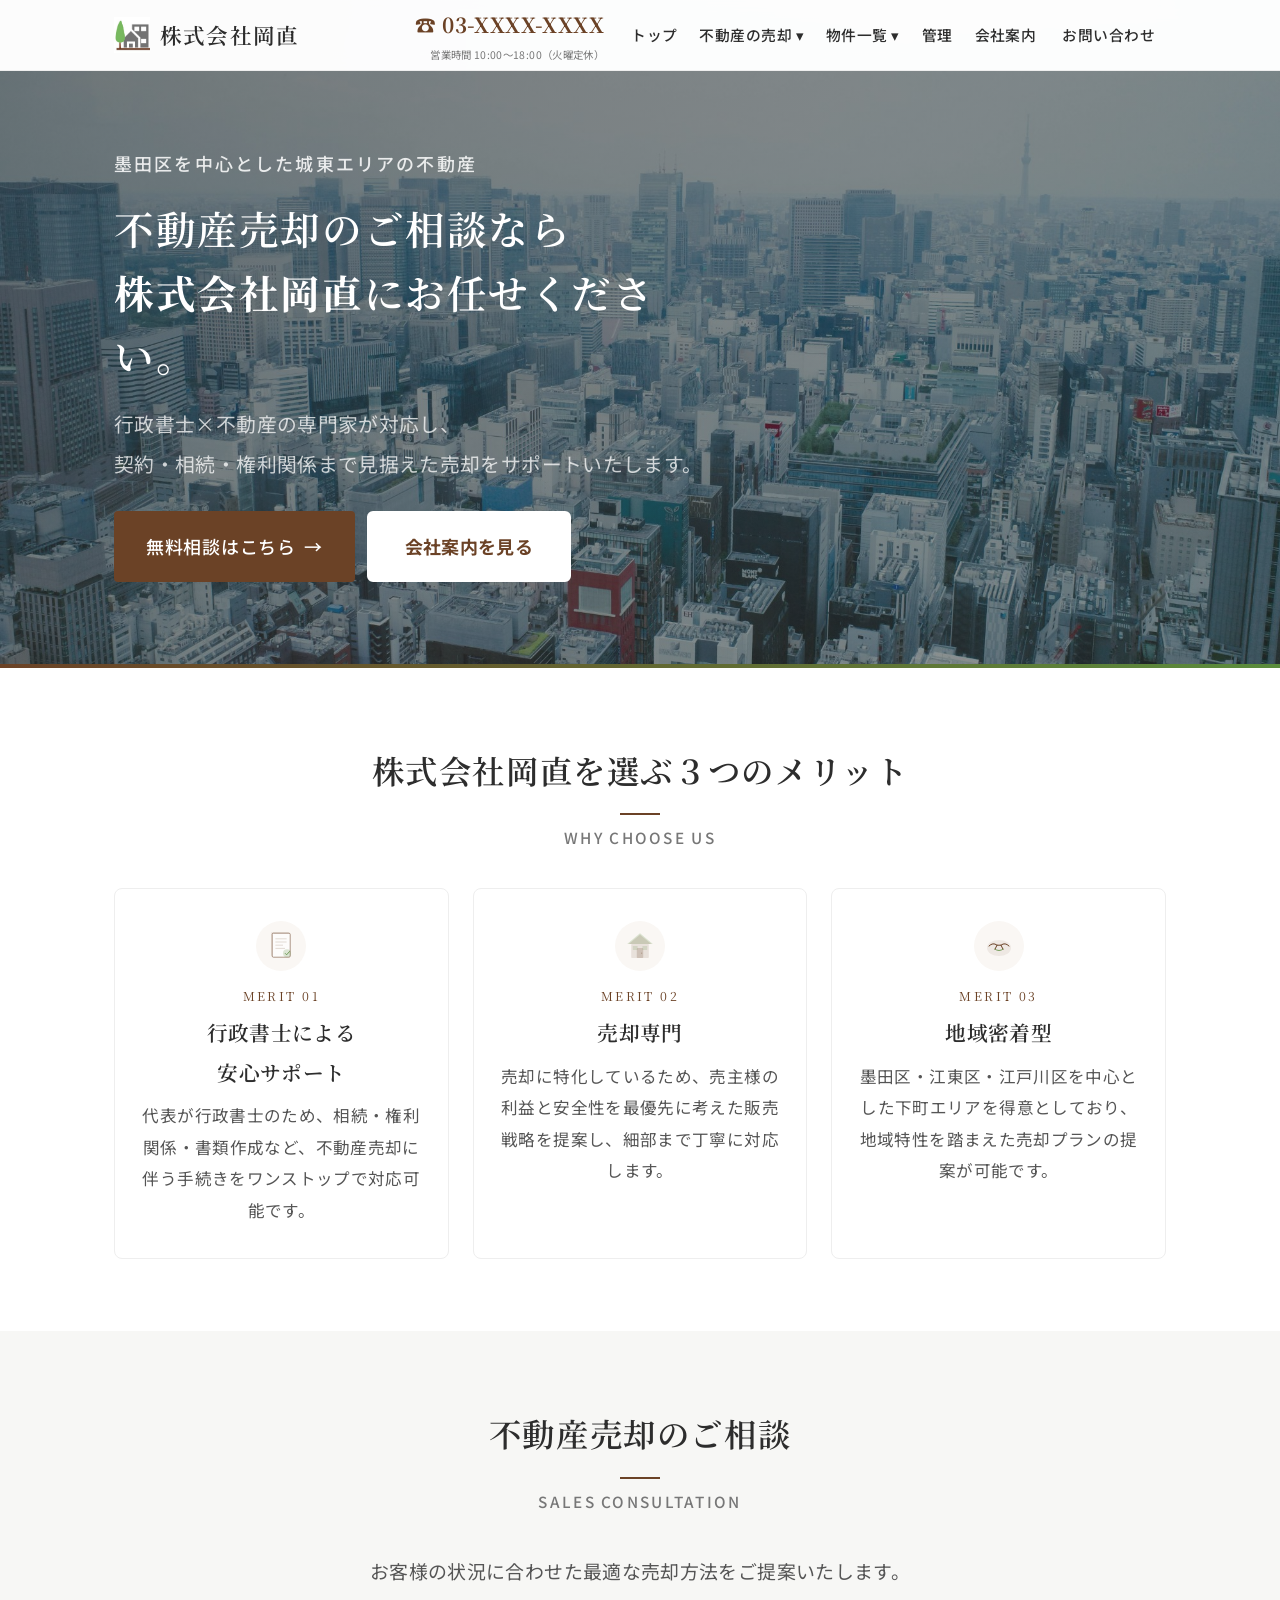
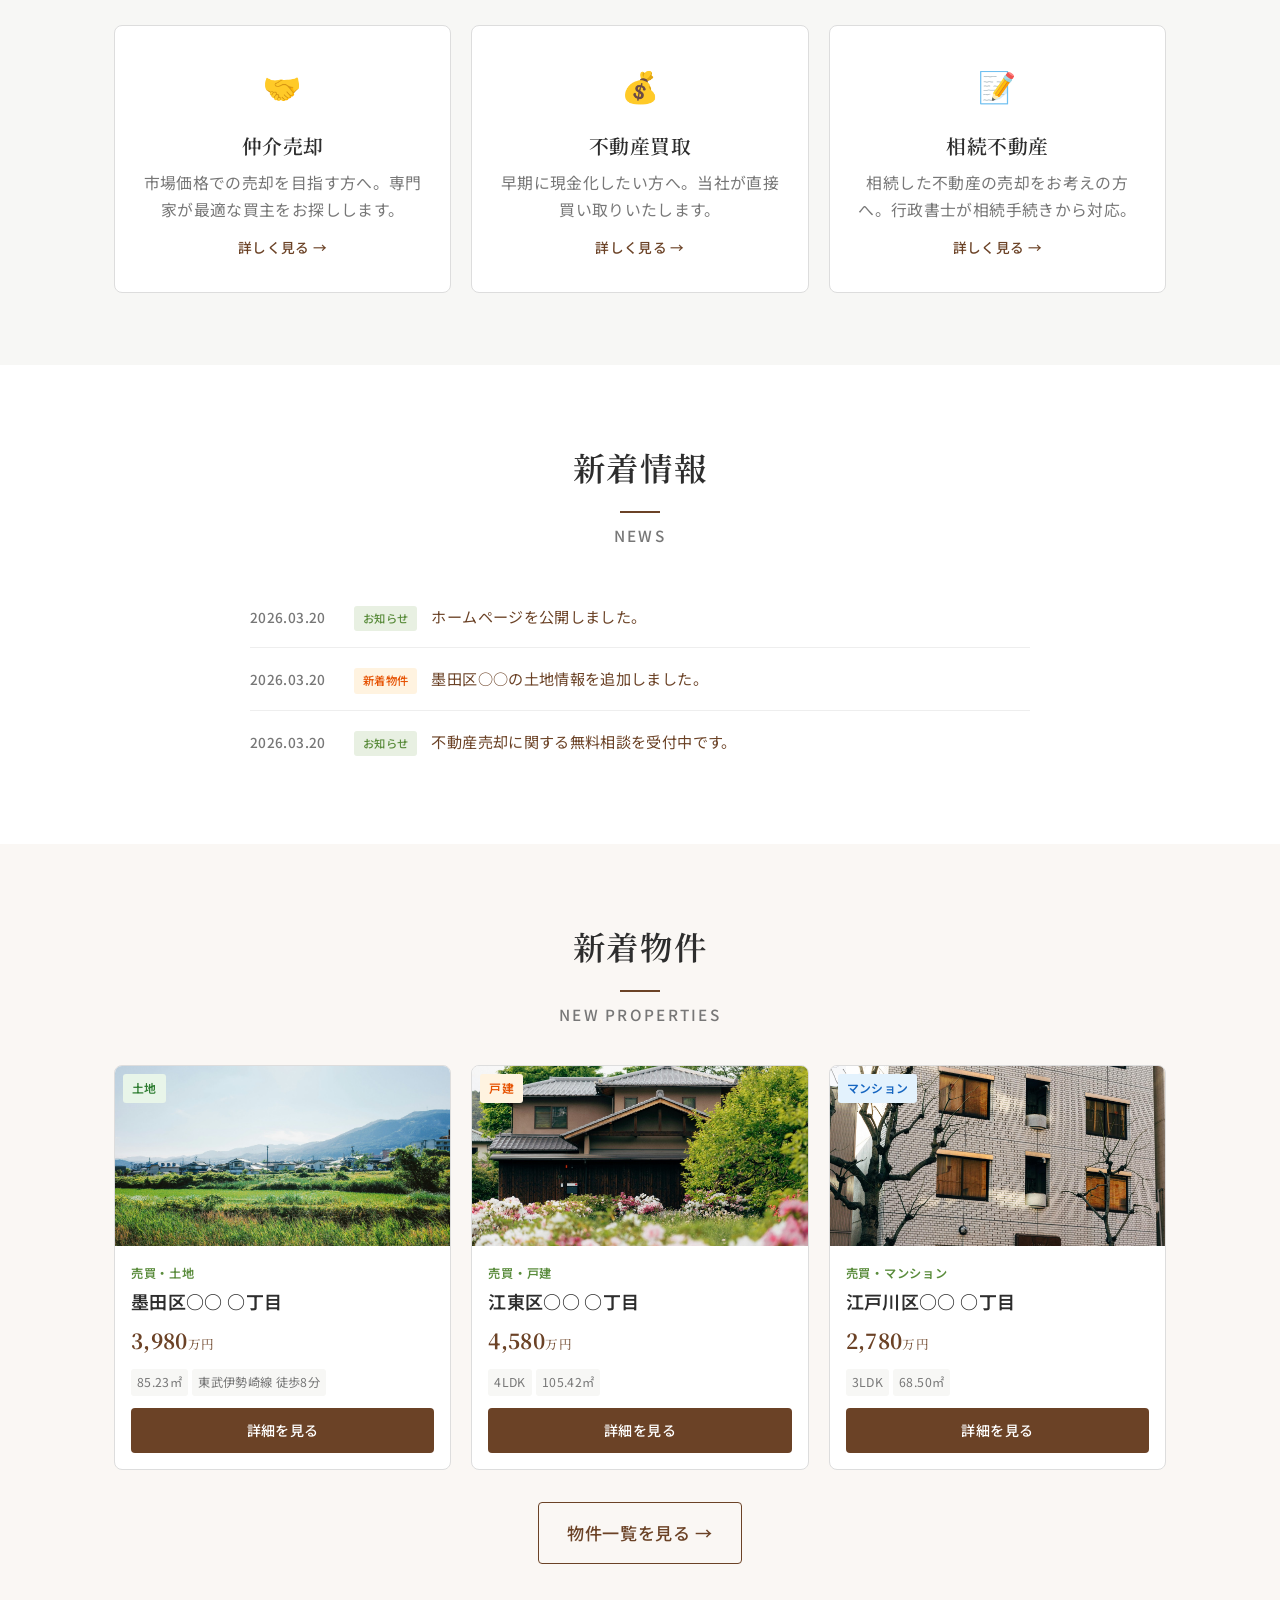
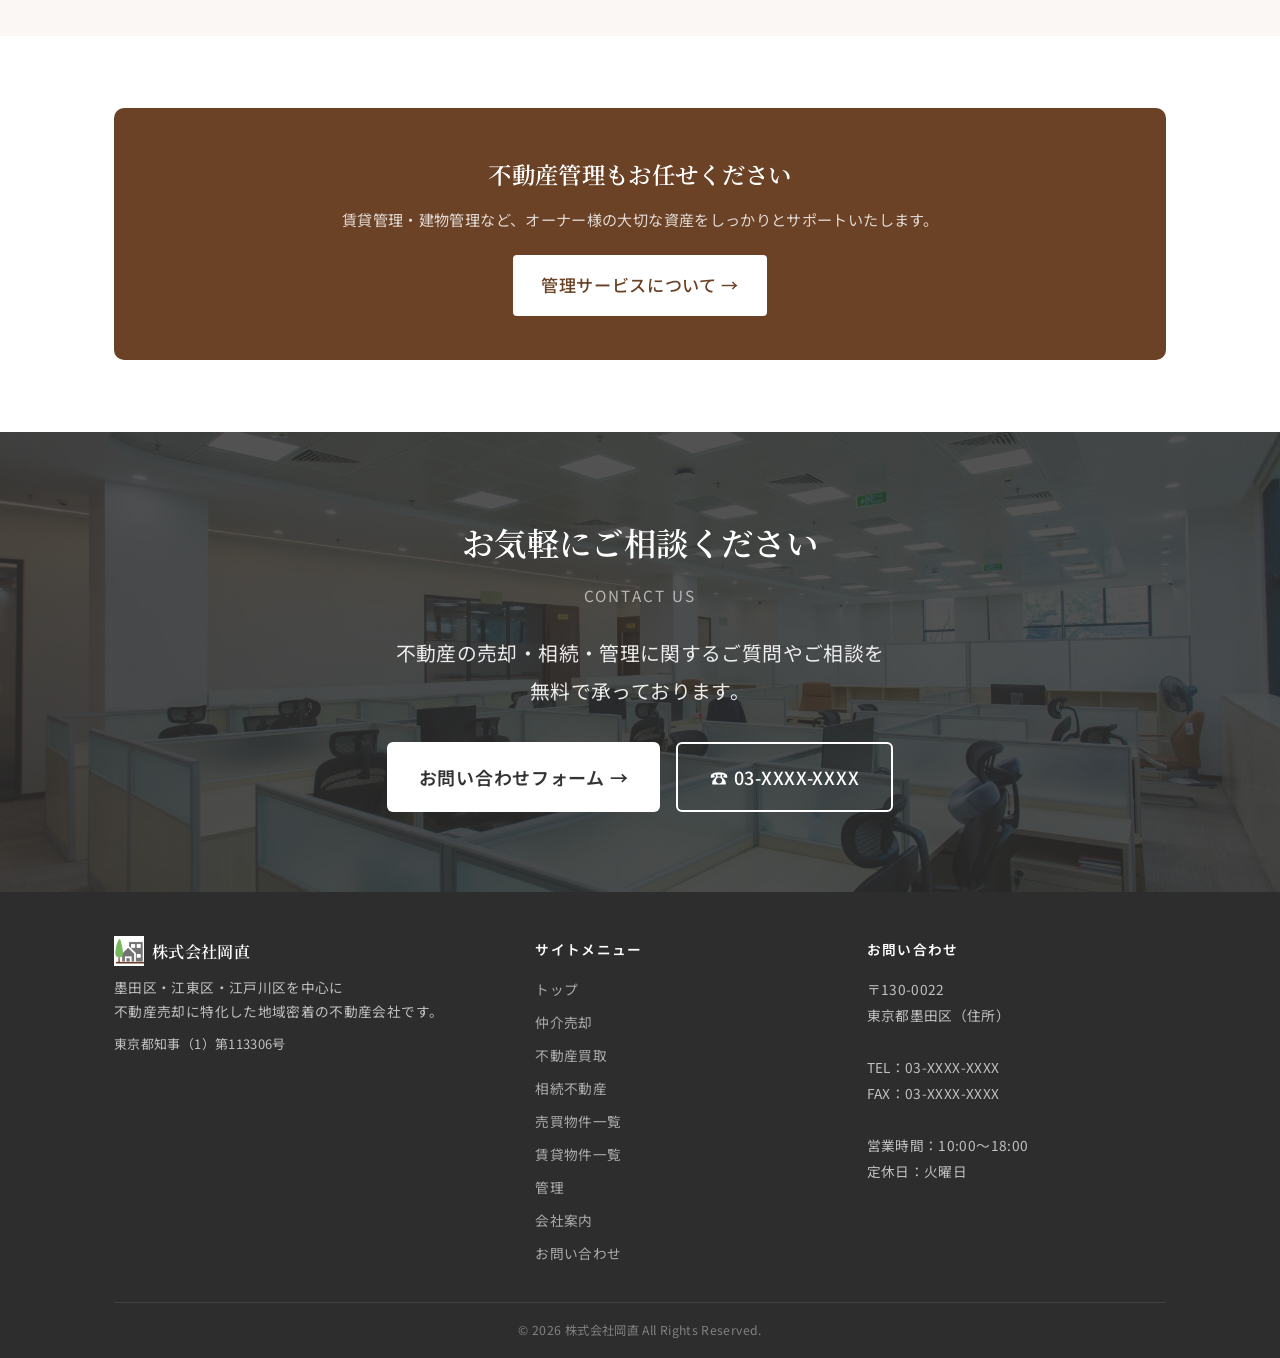
<file: index.html>
<!DOCTYPE html><html lang="ja"><head><meta charset="UTF-8"><meta name="viewport" content="width=device-width,initial-scale=1.0">
<title>株式会社岡直｜墨田区の不動産売却・相続のご相談</title>
<meta name="description" content="墨田区・江東区・江戸川区を中心に不動産売却に特化。行政書士×不動産の専門家が相続から売却までワンストップで対応。">
<link rel="stylesheet" href="css/style.css"></head><body>
<header class="header"><div class="header__inner">
<a href="index.html" class="header__logo"><img src="images/logo-icon.png" alt="岡直"><span class="header__logo-text">株式会社岡直</span></a>
<div class="header__right">
<div class="header__phone"><span class="header__phone-num">☎ 03-XXXX-XXXX</span><span class="header__phone-info">営業時間 10:00〜18:00（火曜定休）</span></div>
<nav class="nav">
<a href="index.html" class="nav__link">トップ</a>
<div class="nav__item"><a href="#" class="nav__link">不動産の売却 ▾</a><div class="nav__dropdown"><a href="brokerage.html">仲介売却</a><a href="purchase.html">不動産買取</a><a href="inheritance.html">相続不動産</a></div></div>
<div class="nav__item"><a href="#" class="nav__link">物件一覧 ▾</a><div class="nav__dropdown"><a href="properties-sale.html">売買物件</a><a href="properties-rent.html">賃貸物件</a></div></div>
<a href="management.html" class="nav__link">管理</a><a href="company.html" class="nav__link">会社案内</a>
<a href="contact.html" class="nav__link nav__cta">お問い合わせ</a>
</nav></div>
<button class="hamburger" aria-label="メニュー"><span></span><span></span><span></span></button>
</div></header>

<section class="hero hero--photo" style="color:#fff"><div class="hero__inner"><div class="hero__content">
<span class="hero__label" style="background:none;padding:0;color:rgba(255,255,255,.85)">墨田区を中心とした城東エリアの不動産</span>
<h1 class="hero__title">不動産売却のご相談なら<br><strong style="color:#fff">株式会社岡直</strong>にお任せください。</h1>
<p class="hero__desc">行政書士×不動産の専門家が対応し、<br>契約・相続・権利関係まで見据えた売却をサポートいたします。</p>
<div class="hero__actions">
<a href="contact.html" class="btn btn--primary btn--lg">無料相談はこちら <span class="btn__arrow">→</span></a>
<a href="company.html" style="background:#fff;color:#6B4226;border:2px solid #fff;font-weight:700;padding:16px 36px;border-radius:6px;display:inline-block;font-size:1rem;text-decoration:none;text-align:center">会社案内を見る</a>
</div></div></div></section>

<section class="section"><div class="container">
<h2 class="section__title fade-in">株式会社岡直を選ぶ３つのメリット</h2><p class="section__subtitle fade-in">Why Choose Us</p>
<div class="merits">
<div class="merit-card fade-in fade-in-delay-1"><div class="merit-card__icon"><img src="images/svg/icons/document.svg" style="width:32px;height:32px" alt=""></div><p class="merit-card__num">MERIT 01</p><h3 class="merit-card__title">行政書士による<br>安心サポート</h3><p class="merit-card__text">代表が行政書士のため、相続・権利関係・書類作成など、不動産売却に伴う手続きをワンストップで対応可能です。</p></div>
<div class="merit-card fade-in fade-in-delay-2"><div class="merit-card__icon"><img src="images/svg/icons/house.svg" style="width:32px;height:32px" alt=""></div><p class="merit-card__num">MERIT 02</p><h3 class="merit-card__title">売却専門</h3><p class="merit-card__text">売却に特化しているため、売主様の利益と安全性を最優先に考えた販売戦略を提案し、細部まで丁寧に対応します。</p></div>
<div class="merit-card fade-in fade-in-delay-3"><div class="merit-card__icon"><img src="images/svg/icons/handshake.svg" style="width:32px;height:32px" alt=""></div><p class="merit-card__num">MERIT 03</p><h3 class="merit-card__title">地域密着型</h3><p class="merit-card__text">墨田区・江東区・江戸川区を中心とした下町エリアを得意としており、地域特性を踏まえた売却プランの提案が可能です。</p></div>
</div></div></section>

<section class="section section--gray"><div class="container">
<h2 class="section__title fade-in">不動産売却のご相談</h2><p class="section__subtitle fade-in">Sales Consultation</p>
<p class="section__lead fade-in">お客様の状況に合わせた最適な売却方法をご提案いたします。</p>
<div class="service-cards fade-in">
<a href="brokerage.html" class="service-card"><span class="service-card__icon">🤝</span><h3 class="service-card__title">仲介売却</h3><p class="service-card__desc">市場価格での売却を目指す方へ。専門家が最適な買主をお探しします。</p><span class="service-card__arrow">詳しく見る →</span></a>
<a href="purchase.html" class="service-card"><span class="service-card__icon">💰</span><h3 class="service-card__title">不動産買取</h3><p class="service-card__desc">早期に現金化したい方へ。当社が直接買い取りいたします。</p><span class="service-card__arrow">詳しく見る →</span></a>
<a href="inheritance.html" class="service-card"><span class="service-card__icon">📝</span><h3 class="service-card__title">相続不動産</h3><p class="service-card__desc">相続した不動産の売却をお考えの方へ。行政書士が相続手続きから対応。</p><span class="service-card__arrow">詳しく見る →</span></a>
</div></div></section>

<section class="section"><div class="container">
<h2 class="section__title fade-in">新着情報</h2><p class="section__subtitle fade-in">News</p>
<div class="news-list fade-in">
<div class="news-item"><span class="news-item__date">2026.03.20</span><span class="news-item__tag">お知らせ</span><p class="news-item__text"><a href="#">ホームページを公開しました。</a></p></div>
<div class="news-item"><span class="news-item__date">2026.03.20</span><span class="news-item__tag news-item__tag--sale">新着物件</span><p class="news-item__text"><a href="#">墨田区○○の土地情報を追加しました。</a></p></div>
<div class="news-item"><span class="news-item__date">2026.03.20</span><span class="news-item__tag">お知らせ</span><p class="news-item__text"><a href="#">不動産売却に関する無料相談を受付中です。</a></p></div>
</div></div></section>

<section class="section section--accent"><div class="container">
<h2 class="section__title fade-in">新着物件</h2><p class="section__subtitle fade-in">New Properties</p>
<div class="property-grid fade-in">
<a href="property-detail.html" class="property-card"><div class="property-card__image"><img src="images/property-land-1.jpg" alt="土地" style="width:100%;height:100%;object-fit:cover"><span class="property-card__badge property-card__badge--land">土地</span></div><div class="property-card__body"><p class="property-card__type">売買・土地</p><h3 class="property-card__title">墨田区○○ ○丁目</h3><p class="property-card__price">3,980<small>万円</small></p><div class="property-card__meta"><span class="property-card__meta-item">85.23㎡</span><span class="property-card__meta-item">東武伊勢崎線 徒歩8分</span></div><span class="property-card__detail-btn">詳細を見る</span></div></a>
<a href="property-detail.html" class="property-card"><div class="property-card__image"><img src="images/property-house.jpg" alt="戸建" style="width:100%;height:100%;object-fit:cover"><span class="property-card__badge property-card__badge--house">戸建</span></div><div class="property-card__body"><p class="property-card__type">売買・戸建</p><h3 class="property-card__title">江東区○○ ○丁目</h3><p class="property-card__price">4,580<small>万円</small></p><div class="property-card__meta"><span class="property-card__meta-item">4LDK</span><span class="property-card__meta-item">105.42㎡</span></div><span class="property-card__detail-btn">詳細を見る</span></div></a>
<a href="property-detail.html" class="property-card"><div class="property-card__image"><img src="images/property-mansion-1.jpg" alt="マンション" style="width:100%;height:100%;object-fit:cover"><span class="property-card__badge property-card__badge--mansion">マンション</span></div><div class="property-card__body"><p class="property-card__type">売買・マンション</p><h3 class="property-card__title">江戸川区○○ ○丁目</h3><p class="property-card__price">2,780<small>万円</small></p><div class="property-card__meta"><span class="property-card__meta-item">3LDK</span><span class="property-card__meta-item">68.50㎡</span></div><span class="property-card__detail-btn">詳細を見る</span></div></a>
</div>
<div class="more-link"><a href="properties-sale.html" class="btn btn--outline">物件一覧を見る →</a></div>
</div></section>

<section class="section"><div class="container">
<div class="cta-banner fade-in"><h2 class="cta-banner__title">不動産管理もお任せください</h2><p class="cta-banner__text">賃貸管理・建物管理など、オーナー様の大切な資産をしっかりとサポートいたします。</p><a href="management.html" class="btn btn--white">管理サービスについて →</a></div>
</div></section>

<section class="section" style="background:linear-gradient(rgba(45,45,45,.82),rgba(45,45,45,.82)),url(images/contact-bg.jpg) center/cover no-repeat;color:#fff;padding:80px 0"><div class="container" style="text-align:center">
<h2 style="font-family:'Noto Serif JP',serif;font-size:1.8rem;font-weight:600;color:#fff;margin-bottom:8px">お気軽にご相談ください</h2>
<p style="font-size:.85rem;color:rgba(255,255,255,.6);letter-spacing:.15em;text-transform:uppercase;margin-bottom:24px">Contact Us</p>
<p style="font-size:1.1rem;color:rgba(255,255,255,.9);margin-bottom:32px;line-height:1.9">不動産の売却・相続・管理に関するご質問やご相談を<br>無料で承っております。</p>
<div style="display:flex;gap:16px;justify-content:center;flex-wrap:wrap">
<a href="contact.html" class="btn btn--white btn--lg" style="font-size:1rem;padding:16px 36px;background:#fff;color:#333;font-weight:600;border-radius:6px">お問い合わせフォーム →</a>
<a href="tel:03XXXXXXXX" class="btn btn--outline btn--lg" style="font-size:1rem;padding:16px 36px;border:2px solid #fff;color:#fff;border-radius:6px">☎ 03-XXXX-XXXX</a>
</div></div></section>

<footer class="footer"><div class="container"><div class="footer__inner">
<div class="footer__brand"><div class="footer__logo"><img src="images/logo-icon.png" alt="岡直"><span class="footer__logo-text">株式会社岡直</span></div><p class="footer__desc">墨田区・江東区・江戸川区を中心に<br>不動産売却に特化した地域密着の不動産会社です。</p><p class="footer__desc" style="font-size:.72rem">東京都知事（1）第113306号</p></div>
<div><p class="footer__heading">サイトメニュー</p><div class="footer__links"><a href="index.html">トップ</a><a href="brokerage.html">仲介売却</a><a href="purchase.html">不動産買取</a><a href="inheritance.html">相続不動産</a><a href="properties-sale.html">売買物件一覧</a><a href="properties-rent.html">賃貸物件一覧</a><a href="management.html">管理</a><a href="company.html">会社案内</a><a href="contact.html">お問い合わせ</a></div></div>
<div><p class="footer__heading">お問い合わせ</p><div class="footer__contact-info">〒130-0022<br>東京都墨田区（住所）<br><br>TEL：03-XXXX-XXXX<br>FAX：03-XXXX-XXXX<br><br>営業時間：10:00〜18:00<br>定休日：火曜日</div></div>
</div><p class="footer__bottom">© 2026 株式会社岡直 All Rights Reserved.</p></div></footer>
<script src="js/main.js"></script></body></html>
</file>
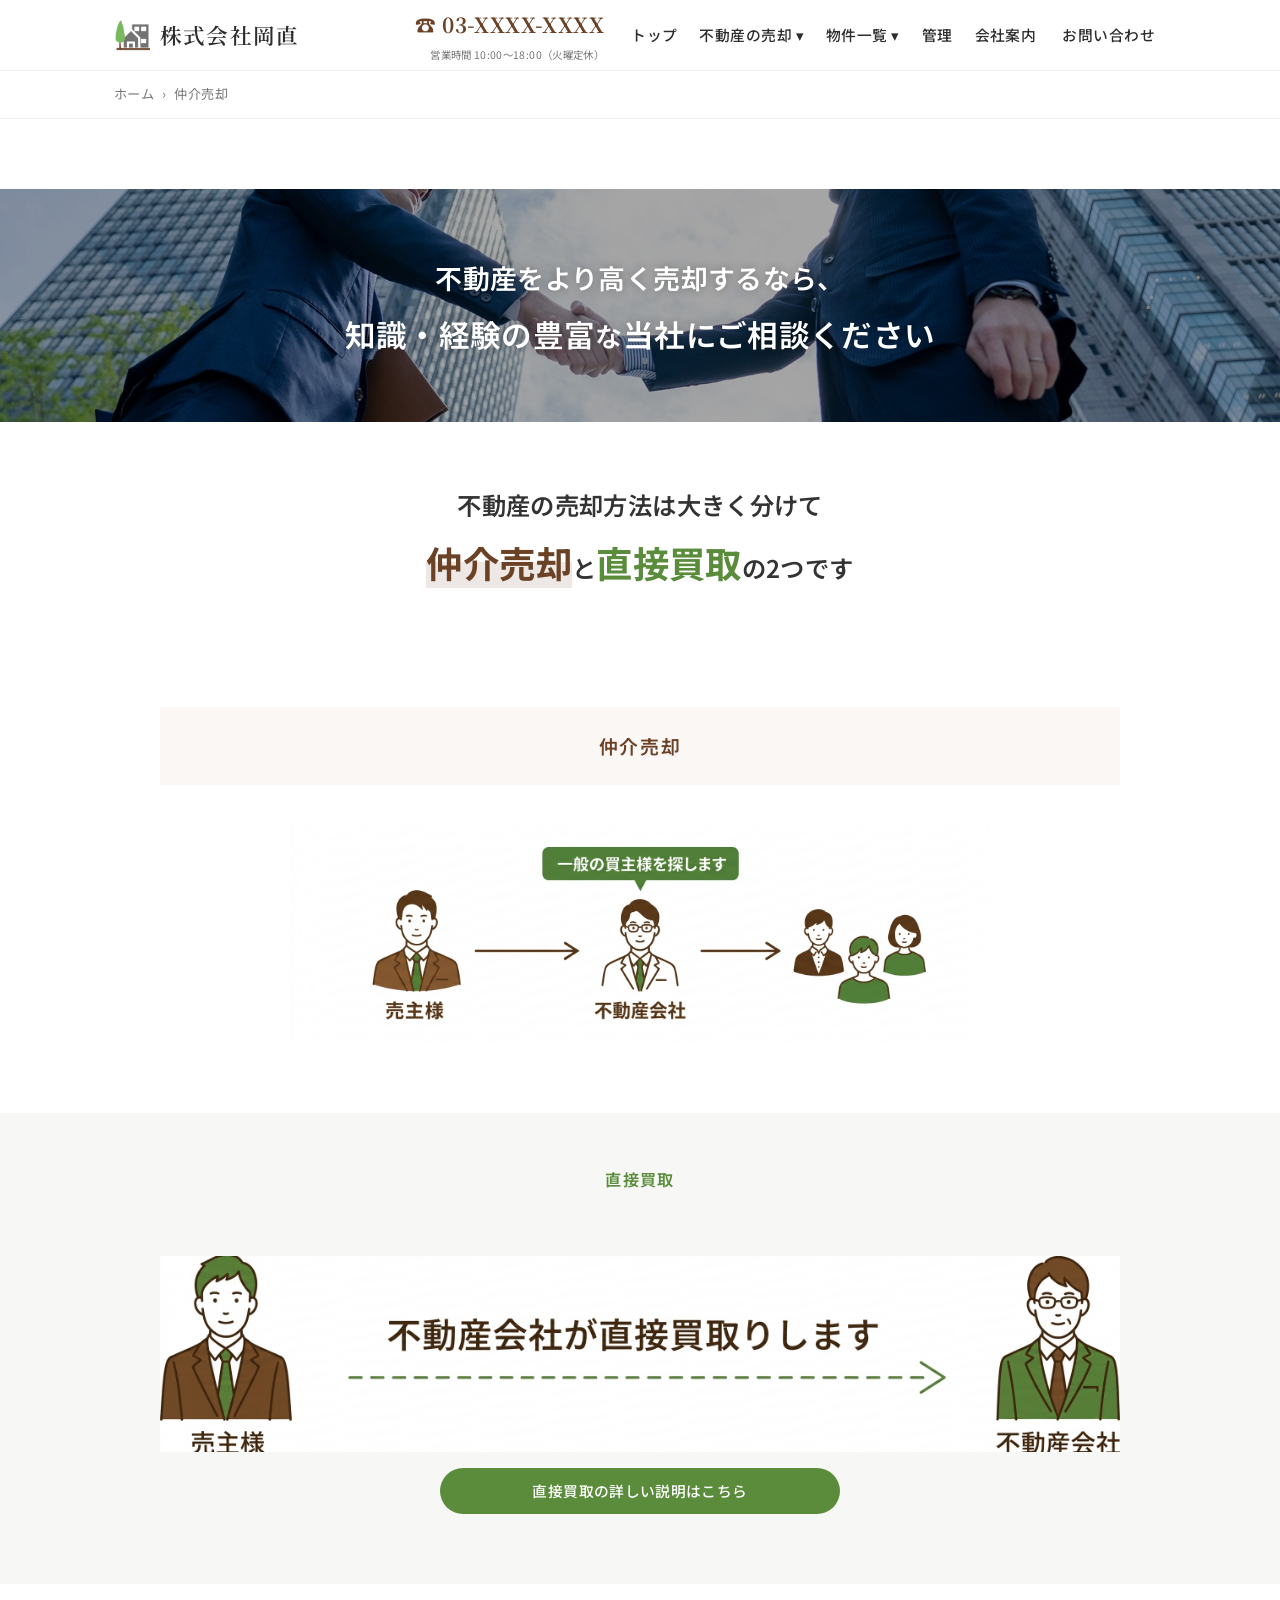
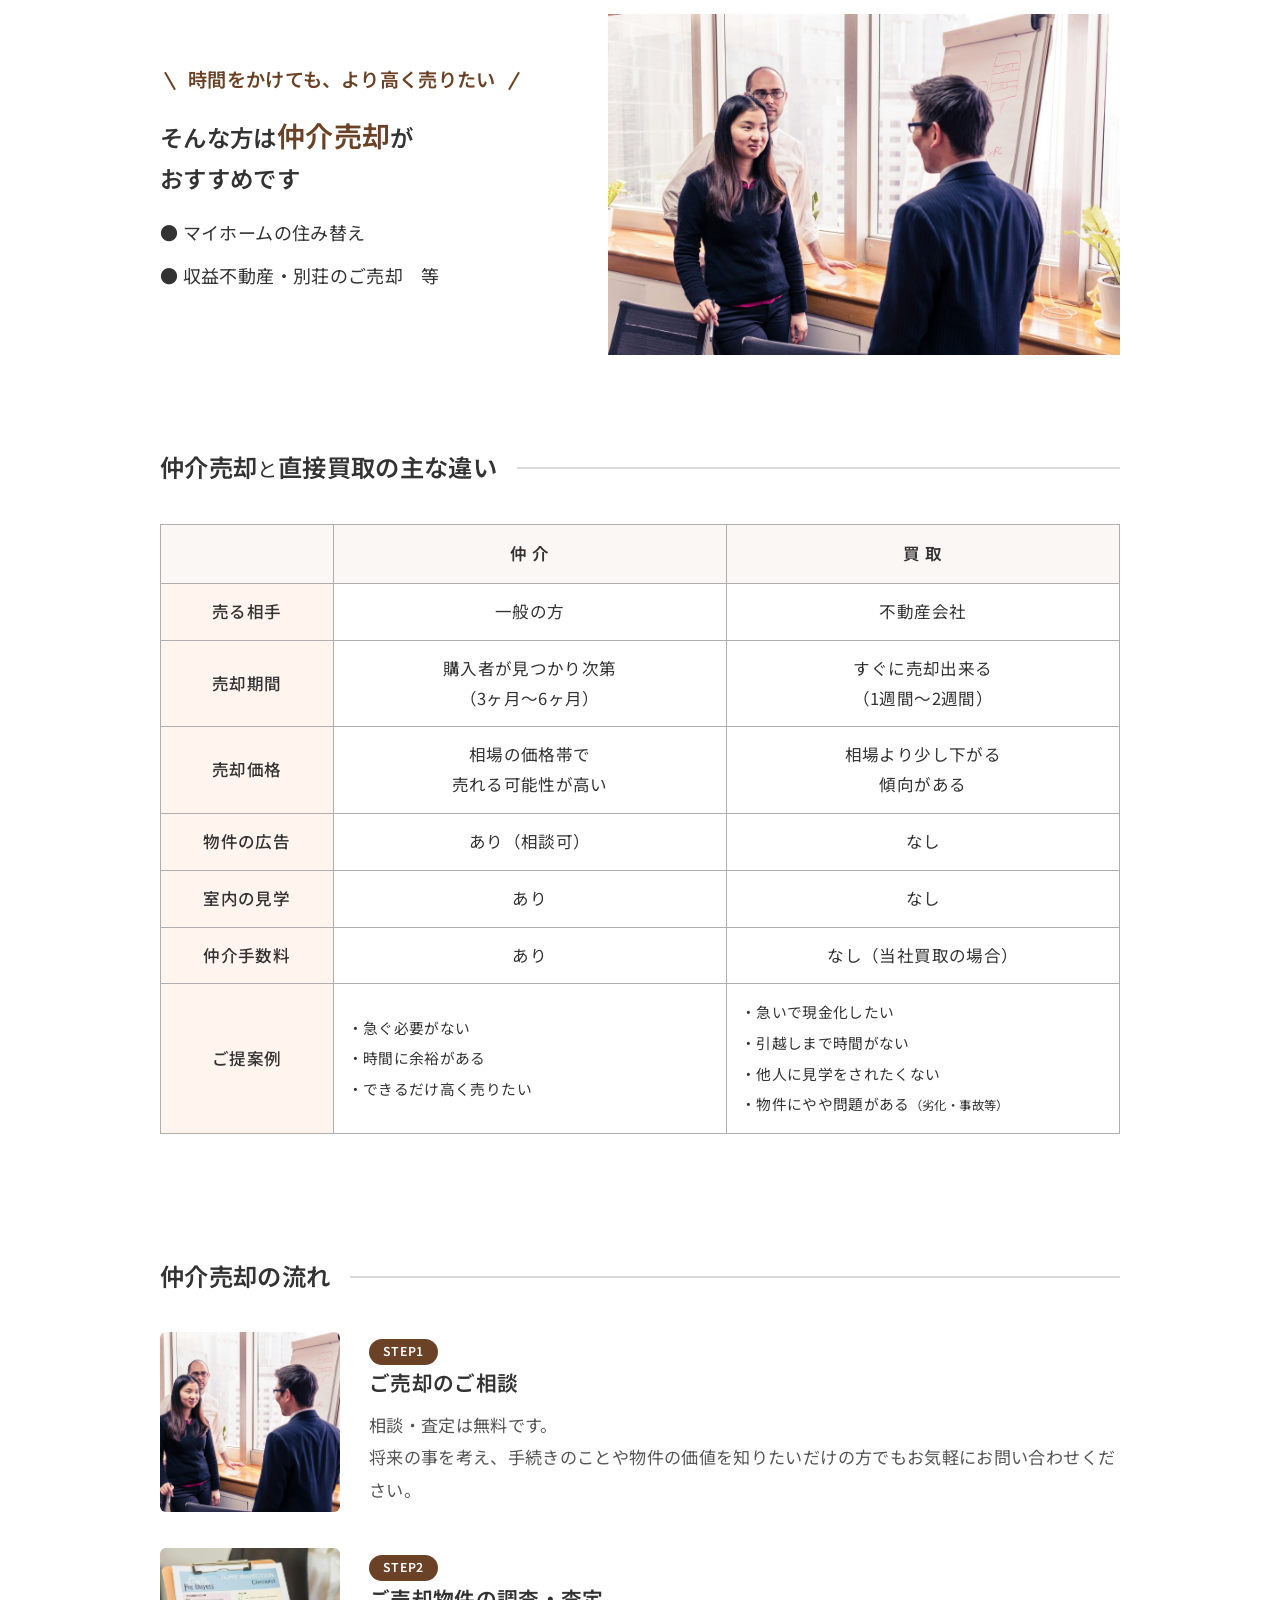
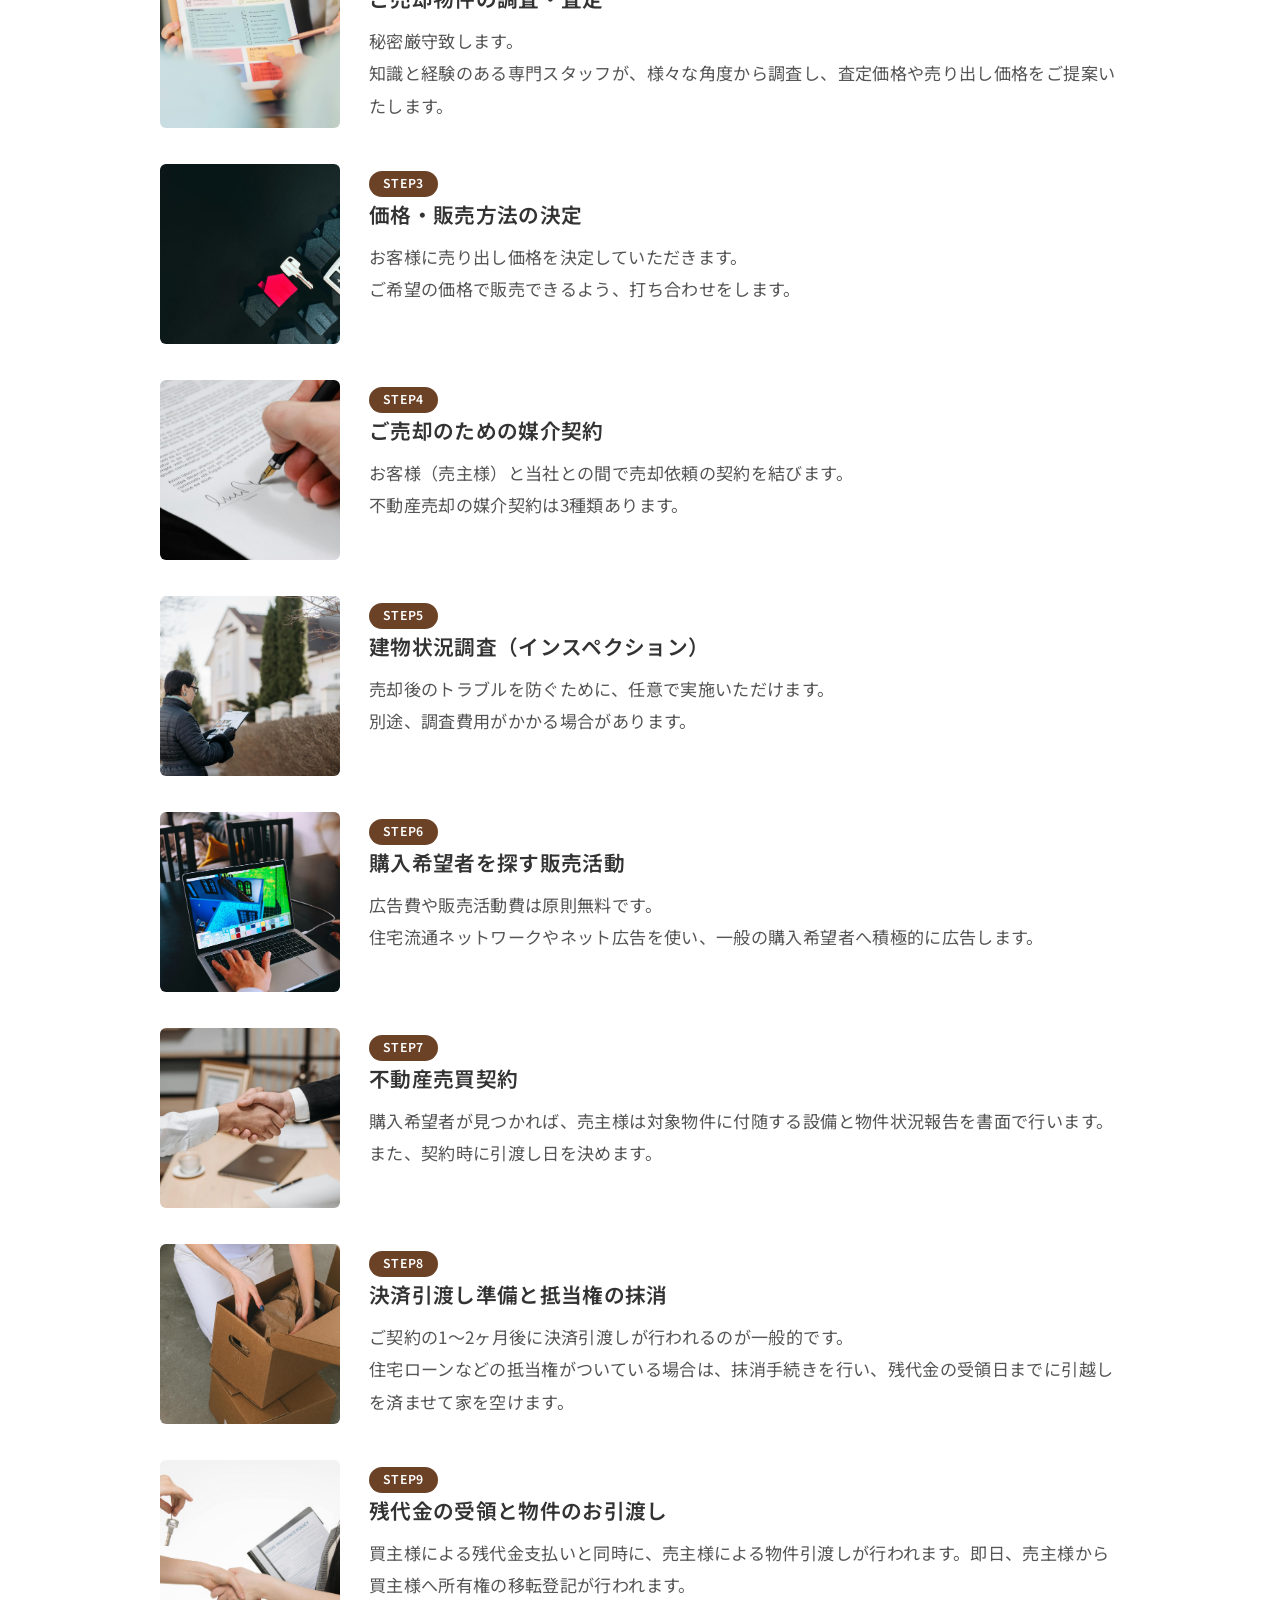
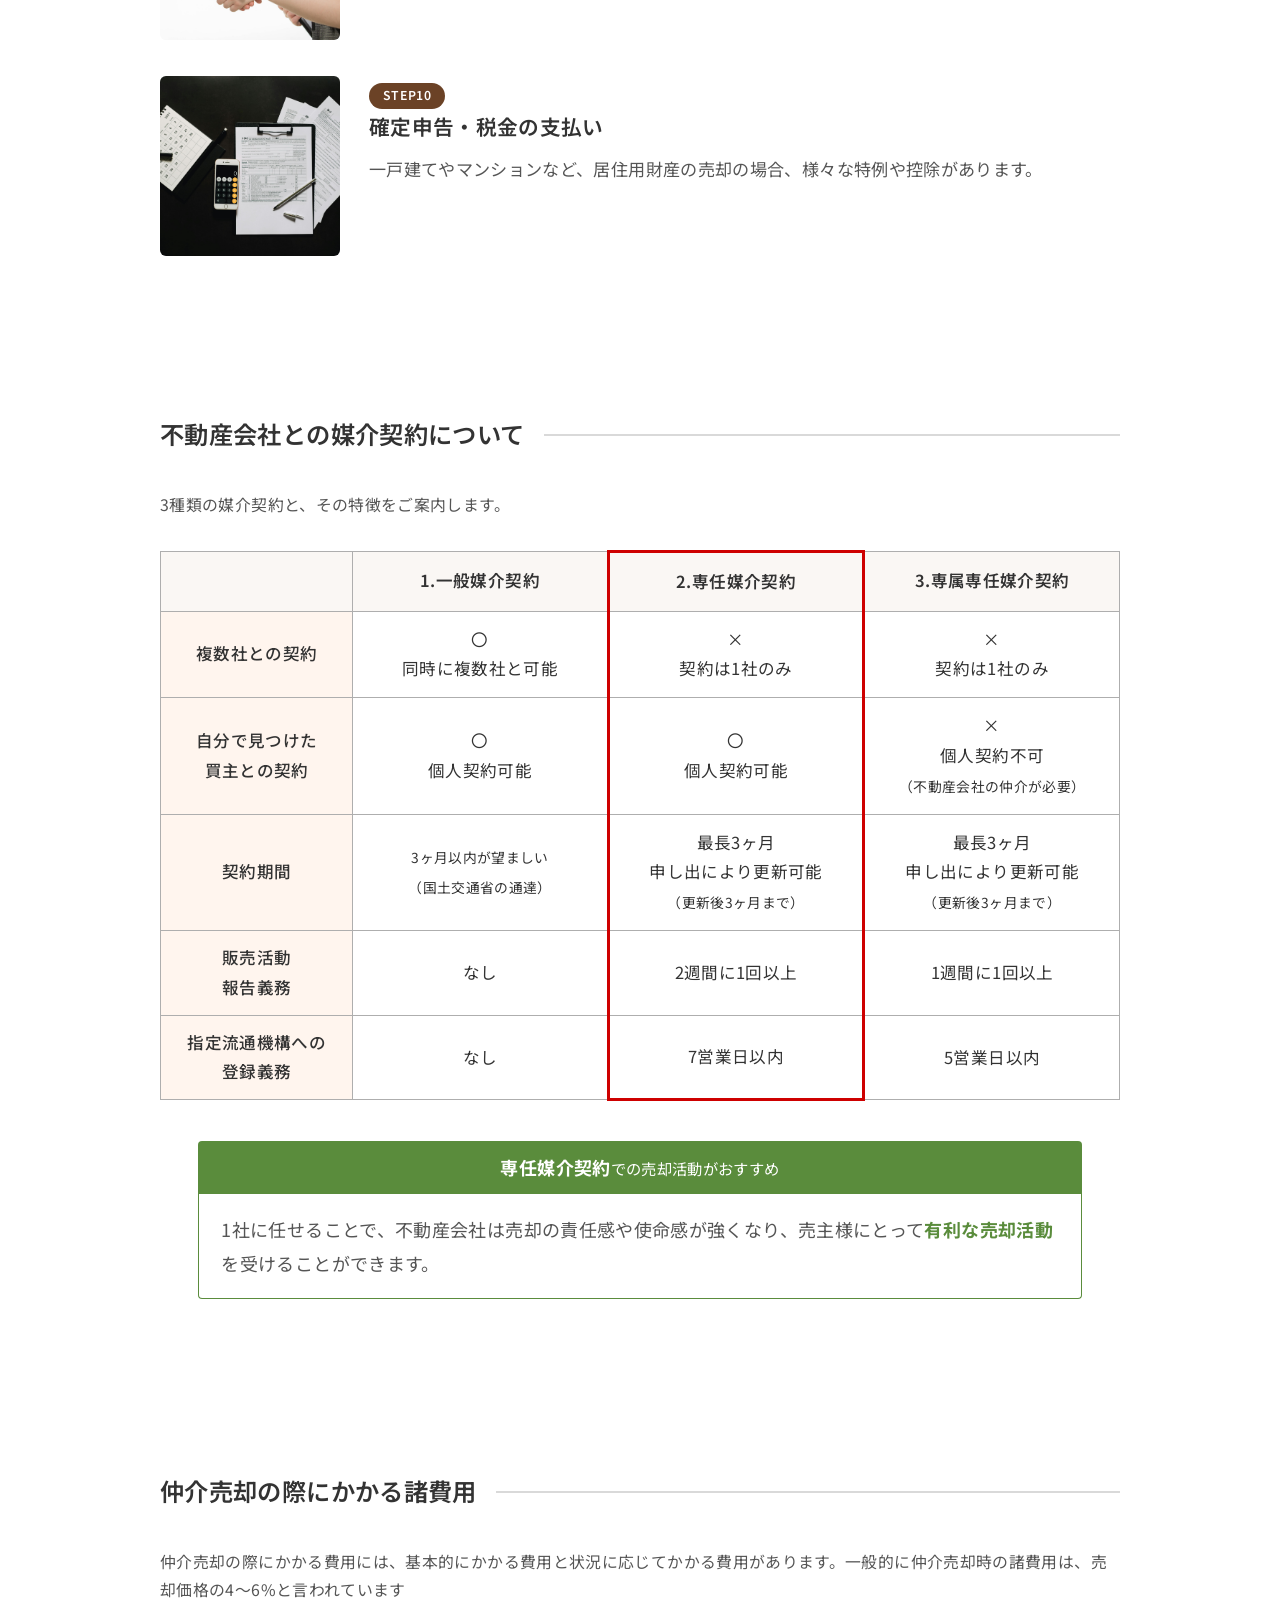
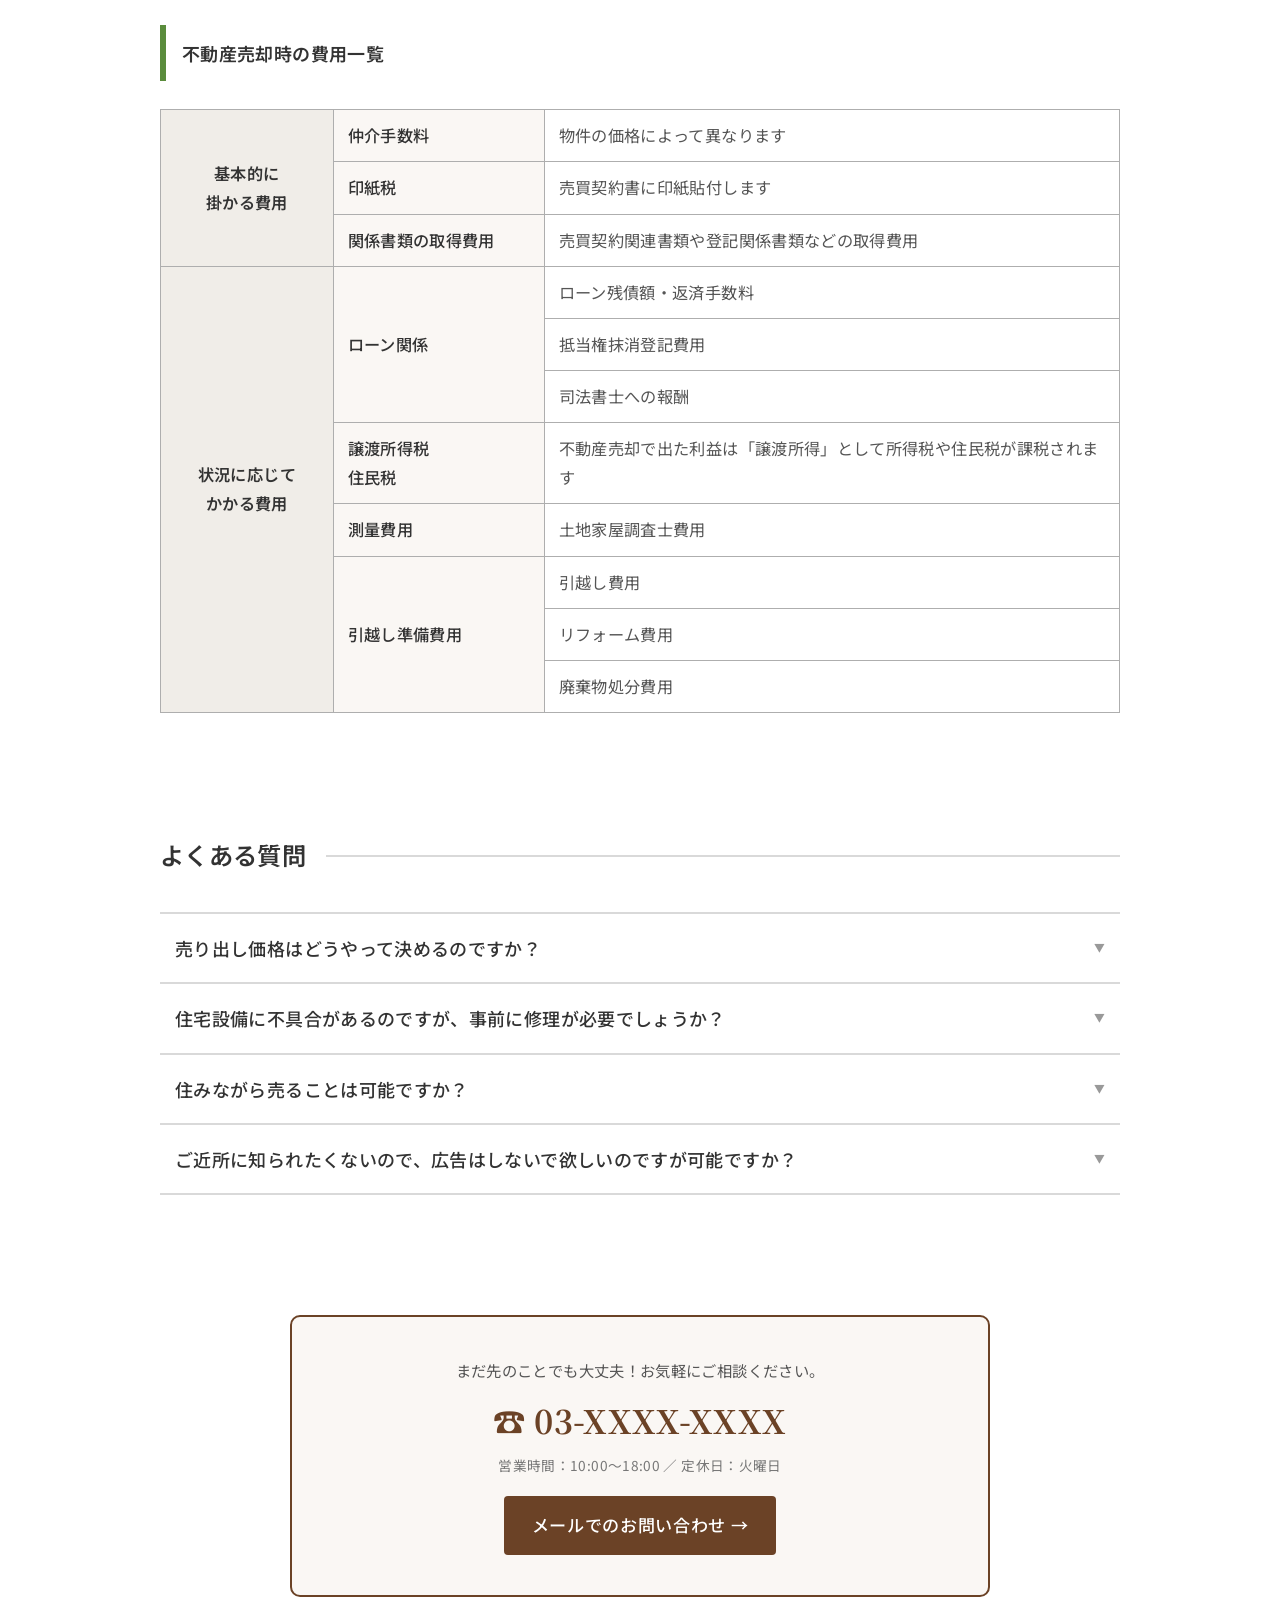
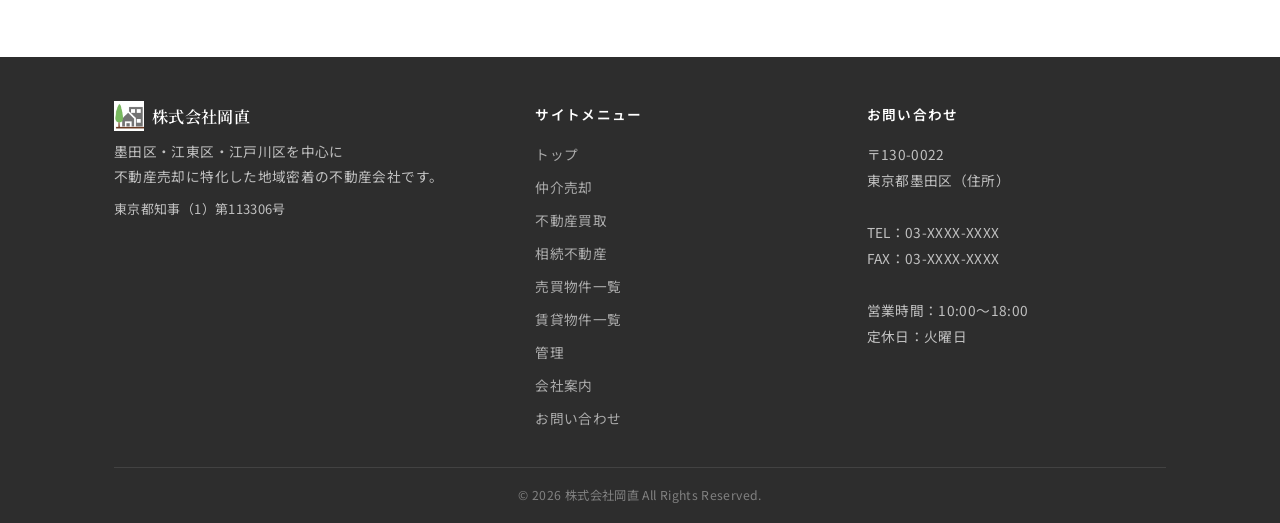
<file: brokerage.html>
<!DOCTYPE html>
<html lang="ja">
<head>
<meta charset="UTF-8">
<meta name="viewport" content="width=device-width, initial-scale=1.0">
<title>仲介売却｜株式会社岡直</title>
<link rel="stylesheet" href="css/style.css">
<style>
/* ===== Baikyaku page — exact replica with original images ===== */
.bk{font-family:'Noto Sans JP','Hiragino Kaku Gothic ProN',sans-serif;color:#333;line-height:1.8;letter-spacing:.02em}
.bk *{box-sizing:border-box}
.bk-wrap{max-width:1000px;margin:0 auto;padding:0 20px}

/* Hero */
.bk-hero{position:relative;aspect-ratio:1920/350;min-height:220px;background:linear-gradient(rgba(0,0,0,.35),rgba(0,0,0,.35)),url(images/baikyaku-hero.jpg) center/cover no-repeat;display:flex;align-items:center;justify-content:center;margin-top:70px}
.bk-hero__ttl{color:#fff;text-align:center;font-weight:600;font-size:clamp(1.1rem,2.5vw,1.7rem);line-height:1.9;text-shadow:0 0 10px rgba(0,0,0,.3)}
.bk-hero__ttl small{font-size:.88em}

/* Section spacing */
.bk-sec{padding:60px 0}

/* Main section text */
.bk-sec-text{text-align:center;margin-bottom:50px;font-size:clamp(1rem,2vw,1.3rem);font-weight:600;color:#333;line-height:1.9}
.bk-sec-text strong{font-size:1.4em}
.bk-c-sale{color:#6B4226;background:linear-gradient(transparent 50%,rgba(107,66,38,.12) 0%)}
.bk-c-buy{color:#5A8C3C}

/* Subttl with horizontal line */
.bk-subttl{position:relative;margin-bottom:35px;font-size:clamp(1rem,1.8vw,1.25rem);font-weight:600;color:#333}
.bk-subttl span{position:relative;padding-right:.8em;background:#fff;z-index:1}
.bk-subttl::before{content:'';position:absolute;top:50%;left:0;width:100%;height:2px;background:#D9D9D9}
.bg-f .bk-subttl span{background:#F7F7F5}

/* Type blocks */
.bk-type{padding:22px 0;margin-bottom:40px;text-align:center;font-size:1.05rem;font-weight:600;letter-spacing:.08em}
.bk-type--sale{background:#FAF7F4;color:#6B4226}
.bk-type--buy{background:#F7F7F5;color:#5A8C3C;font-size:.9rem}
.bk-type-img{text-align:center;margin-bottom:20px}
.bk-type-img img{max-width:100%;height:auto}

/* Buy link button */
.bk-buy-link{display:block;max-width:400px;margin:16px auto 0;padding:10px 0;text-align:center;font-size:.82rem;font-weight:500;color:#fff;background:#5A8C3C;border-radius:50px;transition:.3s}
.bk-buy-link:hover{opacity:.75;color:#fff}

/* Recommend */
.bk-rec{background:none;padding:30px 0}
.bk-rec__inner{max-width:1000px;margin:0 auto;display:flex;align-items:flex-start;padding:0 20px}
.bk-rec__text{width:48%;padding:5% 2% 0 0}
.bk-rec__sub{font-size:clamp(.9rem,1.5vw,1.15rem);color:#6B4226;font-weight:600;position:relative;display:inline-block;padding:0 28px;margin-bottom:14px}
.bk-rec__sub::before,.bk-rec__sub::after{content:'';position:absolute;top:50%;width:20px;height:2px;background:#6B4226}
.bk-rec__sub::before{left:0;transform:rotate(60deg)}.bk-rec__sub::after{right:0;transform:rotate(-60deg)}
.bk-rec__mainttl{font-size:clamp(1.1rem,2vw,1.4rem);font-weight:600;margin-bottom:18px;line-height:1.7}
.bk-rec__mainttl span{font-size:1.3em;color:#6B4226}
.bk-rec__pic{width:55%}
.bk-rec__pic img{width:100%;height:auto}
.bk-rec__bullet{font-size:.92rem;margin-bottom:10px;color:#333}

/* Tables */
.bk-tbl{width:100%;border-top:1px solid #AEAEAE;border-collapse:collapse;font-size:clamp(.72rem,1.2vw,.85rem)}
.bk-tbl th,.bk-tbl td{border-bottom:1px solid #AEAEAE;border-left:1px solid #AEAEAE;padding:13px 14px;text-align:center;vertical-align:middle}
.bk-tbl th:last-child,.bk-tbl td:last-child{border-right:1px solid #AEAEAE}
.bk-tbl .t-head th{background:#FAF7F4;color:#333;font-weight:600;padding:14px 8px}
.bk-tbl .t-sub{background:#FFF5EE;font-weight:500;text-align:center;padding:12px 10px}
.bk-tbl .t-data{padding:13px 14px}
.bk-tbl .t-data ul{text-align:left;padding-left:0;list-style:none}
.bk-tbl .t-data ul li{padding:2px 0;font-size:.82rem}
/* Red highlight column */
.bk-hl{border-left:3px solid #CE0000!important;border-right:3px solid #CE0000!important}
.bk-hl-top{border-top:3px solid #CE0000!important}
.bk-hl-btm{border-bottom:3px solid #CE0000!important}

/* Contract box */
.bk-contract{max-width:92%;margin:0 auto 50px}
.bk-contract__head{color:#fff;font-weight:700;font-size:1.05rem;text-align:center;padding:10px 0;background:#5A8C3C;border-radius:4px 4px 0 0}
.bk-contract__head small{font-weight:400;font-size:.85em}
.bk-contract__body{padding:18px 22px;border:1px solid #5A8C3C;border-top:none;border-radius:0 0 4px 4px;font-size:.88rem;line-height:1.9;color:#555}
.bk-contract__body strong{color:#5A8C3C}

/* Cost table */
.bk-cost-head{border-left:6px solid #5A8C3C;padding:12px 0 12px 16px;font-size:1rem;font-weight:600;margin-bottom:28px}
.bk-cost{width:100%;border:1px solid #AEAEAE;border-collapse:collapse;font-size:clamp(.72rem,1.2vw,.84rem)}
.bk-cost td{border-bottom:1px solid #AEAEAE;border-right:1px solid #AEAEAE;padding:11px 14px}
.bk-cost .c-grp{background:#F0EDE8;font-weight:600;text-align:center;width:110px;vertical-align:middle}
.bk-cost .c-sub{background:#FAF7F4;font-weight:500;width:140px;vertical-align:middle}
.bk-cost .c-txt{color:#555}

/* Flow steps */
.bk-flow{display:flex;align-items:flex-start;margin-bottom:36px;gap:3%}
.bk-flow__img{width:180px;height:180px;flex-shrink:0;border-radius:6px;overflow:hidden}
.bk-flow__img img{width:100%;height:100%;object-fit:cover;display:block}
.bk-flow__body{flex:1}
.bk-flow__ttl{font-size:1.05rem;line-height:1.6;margin-bottom:10px;font-weight:600;color:#333}
.bk-flow__ttl small{display:inline-block;color:#fff;font-size:.68rem;font-weight:600;padding:3px 14px;border-radius:50px;background:#6B4226;margin-right:6px;vertical-align:middle;letter-spacing:.05em}
.bk-flow__p{font-size:.86rem;line-height:1.9;color:#555}

/* FAQ */
.bk-faq{border-top:2px solid #D9D9D9}
.bk-faq:last-child{border-bottom:2px solid #D9D9D9}
.bk-faq__q{padding:18px 40px 18px 15px;cursor:pointer;font-size:.9rem;font-weight:500;color:#333;position:relative;transition:background .2s}
.bk-faq__q:hover{background:rgba(0,0,0,.02)}
.bk-faq__q::after{content:'▼';position:absolute;right:15px;top:50%;transform:translateY(-50%);font-size:.6rem;color:#999;transition:transform .3s}
.bk-faq__q.active::after{transform:translateY(-50%) rotate(180deg)}
.bk-faq__a{display:none;padding:0 15px 18px;font-size:.86rem;line-height:1.9;color:#555}

/* Phone CTA */
.bk-cta{text-align:center;padding:40px 28px;background:#FAF7F4;border:2px solid #6B4226;border-radius:10px;max-width:700px;margin:0 auto}
.bk-cta__label{font-size:.85rem;color:#555;margin-bottom:6px}
.bk-cta__num{font-family:'Noto Serif JP',serif;font-size:1.8rem;font-weight:700;color:#6B4226;margin-bottom:4px}
.bk-cta__info{font-size:.76rem;color:#777}
.bk-cta__btn{margin-top:18px}

@media(max-width:768px){
  .bk-rec__inner{flex-direction:column}
  .bk-rec__text,.bk-rec__pic{width:100%}
  .bk-rec__text{padding:20px 0 0}
  .bk-flow{flex-direction:column}.bk-flow__img{width:100%;max-width:260px}
  .bk-tbl,.bk-cost{font-size:.7rem}
  .bk-flow__ttl{font-size:.92rem}
}

/* Global font size increase */
html { font-size: 18px; }
.bk-flow__ttl, .kt-flow__ttl, .sz-flow__ttl, .mg-sec-ttl { font-size: 1.15rem !important; }
.bk-flow__p, .kt-flow__p, .sz-flow__p { font-size: .95rem !important; }
.bk-faq__q, .kt-faq__q, .sz-faq__q { font-size: 1rem !important; }
.bk-faq__a, .kt-faq__a, .sz-faq__a { font-size: .95rem !important; }
.bk-subttl, .kt-subttl, .sz-subttl { font-size: 1.35rem !important; }
.bk-tbl, .kt-tbl { font-size: .92rem !important; }
.bk-tbl th, .bk-tbl td, .kt-tbl th, .kt-tbl td { font-size: .92rem !important; }
.bk-cost td { font-size: .9rem !important; }
.bk-sec-text { font-size: 1.35rem !important; }
.bk-sec-text strong { font-size: 1.5em !important; }
.bk-rec__mainttl { font-size: 1.3rem !important; }
.bk-rec__mainttl span { font-size: 1.2em !important; }
.bk-rec__bullet { font-size: 1rem !important; }
.bk-contract__body, .bk-contract__head { font-size: 1rem !important; }
.sz-pain__item, .kt-pain__item { font-size: 1rem !important; }
.sz-case__ttl { font-size: 1.1rem !important; }
.sz-case__list li { font-size: .95rem !important; }
.sz-pickup__text { font-size: 1rem !important; }
.mg-main-ttl { font-size: 1.7rem !important; }
.mg-pain__item { font-size: 1rem !important; }
.mg-card__title { font-size: 1.05rem !important; }
.mg-card__highlights { font-size: .9rem !important; }
.mg-card__text { font-size: .9rem !important; }
.mg-flow__text { font-size: .95rem !important; }
.mg-announce { font-size: 1.15rem !important; }
.kt-announce { font-size: 1.4rem !important; }
.kt-point__title { font-size: .95rem !important; }
.kt-point__text { font-size: .85rem !important; }
</style>
</head>
<body>

<header class="header"><div class="header__inner"><a href="index.html" class="header__logo"><img src="images/logo-icon.png" alt="岡直"><span class="header__logo-text">株式会社岡直</span></a><div class="header__right"><div class="header__phone"><span class="header__phone-num">☎ 03-XXXX-XXXX</span><span class="header__phone-info">営業時間 10:00〜18:00（火曜定休）</span></div><nav class="nav"><a href="index.html" class="nav__link">トップ</a><div class="nav__item"><a href="#" class="nav__link">不動産の売却 ▾</a><div class="nav__dropdown"><a href="brokerage.html">仲介売却</a><a href="purchase.html">不動産買取</a><a href="inheritance.html">相続不動産</a></div></div><div class="nav__item"><a href="#" class="nav__link">物件一覧 ▾</a><div class="nav__dropdown"><a href="properties-sale.html">売買物件</a><a href="properties-rent.html">賃貸物件</a></div></div><a href="management.html" class="nav__link">管理</a><a href="company.html" class="nav__link">会社案内</a><a href="contact.html" class="nav__link nav__cta">お問い合わせ</a></nav></div><button class="hamburger" aria-label="メニュー"><span></span><span></span><span></span></button></div></header>

<div class="bk">

<!-- Breadcrumb -->
<div class="breadcrumb" style="margin-top:70px"><div class="container"><ul class="breadcrumb__list"><li><a href="index.html">ホーム</a></li><li>›</li><li>仲介売却</li></ul></div></div>

<!-- Hero -->
<div class="bk-hero">
<h3 class="bk-hero__ttl"><small>不動産をより高く売却するなら、</small><br>知識・経験の豊富<small>な</small>当社にご相談ください</h3>
</div>

<!-- Two Methods -->
<div class="bk-sec">
<div class="bk-wrap">
<p class="bk-sec-text">不動産の売却方法は大きく分けて<br><strong class="bk-c-sale">仲介売却</strong>と<strong class="bk-c-buy">直接買取</strong>の2つです</p>
</div>
</div>

<!-- 仲介売却 (using ORIGINAL image) -->
<div style="padding:0 0 50px">
<div class="bk-wrap">
<div class="bk-type bk-type--sale">仲介売却</div>
<div class="bk-type-img"><img src="images/sale_type1.png" alt="仲介売却の仕組み" style="max-width:700px;width:100%;display:block;margin:0 auto"></div>
</div>
</div>

<!-- 直接買取 (using ORIGINAL image) -->
<div style="padding:0 0 50px;background:#F7F7F5">
<div class="bk-wrap" style="padding-top:30px">
<div class="bk-type bk-type--buy">直接買取</div>
<div class="bk-type-img">
<img src="images/sale_type2.png" alt="直接買取の仕組み">
<a href="purchase.html" class="bk-buy-link">直接買取の詳しい説明はこちら</a>
</div>
</div>
</div>

<!-- Recommend (using ORIGINAL image) -->
<div class="bk-rec">
<div class="bk-rec__inner">
<div class="bk-rec__text">
<p class="bk-rec__sub">時間をかけても、より高く売りたい</p>
<h5 class="bk-rec__mainttl">そんな方は<span>仲介売却</span>が<br>おすすめです</h5>
<p class="bk-rec__bullet">● マイホームの住み替え</p>
<p class="bk-rec__bullet">● 収益不動産・別荘のご売却　等</p>
</div>
<div class="bk-rec__pic"><img src="images/sale_pic1.jpg" alt="仲介売却のご相談"></div>
</div>
</div>

<!-- Comparison Table -->
<div class="bk-sec">
<div class="bk-wrap">
<h4 class="bk-subttl"><span>仲介売却<small style="font-weight:400">と</small>直接買取の主な違い</span></h4>
<table class="bk-tbl" style="table-layout:fixed"><colgroup><col style="width:18%"><col style="width:41%"><col style="width:41%"></colgroup>
<tr class="t-head"><th></th><th>仲 介</th><th>買 取</th></tr>
<tr><td class="t-sub">売る相手</td><td class="t-data">一般の方</td><td class="t-data">不動産会社</td></tr>
<tr><td class="t-sub">売却期間</td><td class="t-data">購入者が見つかり次第<br>（3ヶ月～6ヶ月）</td><td class="t-data">すぐに売却出来る<br>（1週間～2週間）</td></tr>
<tr><td class="t-sub">売却価格</td><td class="t-data">相場の価格帯で<br>売れる可能性が高い</td><td class="t-data">相場より少し下がる<br>傾向がある</td></tr>
<tr><td class="t-sub">物件の広告</td><td class="t-data">あり（相談可）</td><td class="t-data">なし</td></tr>
<tr><td class="t-sub">室内の見学</td><td class="t-data">あり</td><td class="t-data">なし</td></tr>
<tr><td class="t-sub">仲介手数料</td><td class="t-data">あり</td><td class="t-data">なし（当社買取の場合）</td></tr>
<tr><td class="t-sub">ご提案例</td><td class="t-data"><ul><li>・急ぐ必要がない</li><li>・時間に余裕がある</li><li>・できるだけ高く売りたい</li></ul></td><td class="t-data"><ul><li>・急いで現金化したい</li><li>・引越しまで時間がない</li><li>・他人に見学をされたくない</li><li>・物件にやや問題がある<small>（劣化・事故等）</small></li></ul></td></tr>
</table>
</div>
</div>

<!-- NO 無料査定フォーム per client request -->

<!-- Flow (10 steps using ORIGINAL photos) -->
<div class="bk-sec">
<div class="bk-wrap">
<h4 class="bk-subttl"><span>仲介売却の流れ</span></h4>

<div class="bk-flow"><div class="bk-flow__img"><img src="images/flow-step1.jpg"></div><div class="bk-flow__body"><h5 class="bk-flow__ttl"><small>STEP1</small><br>ご売却のご相談</h5><p class="bk-flow__p">相談・査定は無料です。<br>将来の事を考え、手続きのことや物件の価値を知りたいだけの方でもお気軽にお問い合わせください。</p></div></div>

<div class="bk-flow"><div class="bk-flow__img"><img src="images/flow-step2.jpg"></div><div class="bk-flow__body"><h5 class="bk-flow__ttl"><small>STEP2</small><br>ご売却物件の調査・査定</h5><p class="bk-flow__p">秘密厳守致します。<br>知識と経験のある専門スタッフが、様々な角度から調査し、査定価格や売り出し価格をご提案いたします。</p></div></div>

<div class="bk-flow"><div class="bk-flow__img"><img src="images/flow-step3.jpg"></div><div class="bk-flow__body"><h5 class="bk-flow__ttl"><small>STEP3</small><br>価格・販売方法の決定</h5><p class="bk-flow__p">お客様に売り出し価格を決定していただきます。<br>ご希望の価格で販売できるよう、打ち合わせをします。</p></div></div>

<div class="bk-flow"><div class="bk-flow__img"><img src="images/flow-step4.jpg"></div><div class="bk-flow__body"><h5 class="bk-flow__ttl"><small>STEP4</small><br>ご売却のための媒介契約</h5><p class="bk-flow__p">お客様（売主様）と当社との間で売却依頼の契約を結びます。<br>不動産売却の媒介契約は3種類あります。</p></div></div>

<div class="bk-flow"><div class="bk-flow__img"><img src="images/flow-step5.jpg"></div><div class="bk-flow__body"><h5 class="bk-flow__ttl"><small>STEP5</small><br>建物状況調査（インスペクション）</h5><p class="bk-flow__p">売却後のトラブルを防ぐために、任意で実施いただけます。<br>別途、調査費用がかかる場合があります。</p></div></div>

<div class="bk-flow"><div class="bk-flow__img"><img src="images/flow-step6.jpg"></div><div class="bk-flow__body"><h5 class="bk-flow__ttl"><small>STEP6</small><br>購入希望者を探す販売活動</h5><p class="bk-flow__p">広告費や販売活動費は原則無料です。<br>住宅流通ネットワークやネット広告を使い、一般の購入希望者へ積極的に広告します。</p></div></div>

<div class="bk-flow"><div class="bk-flow__img"><img src="images/flow-step7.jpg"></div><div class="bk-flow__body"><h5 class="bk-flow__ttl"><small>STEP7</small><br>不動産売買契約</h5><p class="bk-flow__p">購入希望者が見つかれば、売主様は対象物件に付随する設備と物件状況報告を書面で行います。<br>また、契約時に引渡し日を決めます。</p></div></div>

<div class="bk-flow"><div class="bk-flow__img"><img src="images/flow-step8.jpg"></div><div class="bk-flow__body"><h5 class="bk-flow__ttl"><small>STEP8</small><br>決済引渡し準備と抵当権の抹消</h5><p class="bk-flow__p">ご契約の1～2ヶ月後に決済引渡しが行われるのが一般的です。<br>住宅ローンなどの抵当権がついている場合は、抹消手続きを行い、残代金の受領日までに引越しを済ませて家を空けます。</p></div></div>

<div class="bk-flow"><div class="bk-flow__img"><img src="images/flow-step9.jpg"></div><div class="bk-flow__body"><h5 class="bk-flow__ttl"><small>STEP9</small><br>残代金の受領と物件のお引渡し</h5><p class="bk-flow__p">買主様による残代金支払いと同時に、売主様による物件引渡しが行われます。即日、売主様から買主様へ所有権の移転登記が行われます。</p></div></div>

<div class="bk-flow"><div class="bk-flow__img"><img src="images/flow-step10.jpg"></div><div class="bk-flow__body"><h5 class="bk-flow__ttl"><small>STEP10</small><br>確定申告・税金の支払い</h5><p class="bk-flow__p">一戸建てやマンションなど、居住用財産の売却の場合、様々な特例や控除があります。</p></div></div>

</div>
</div>

<!-- 媒介契約 -->
<div class="bk-sec">
<div class="bk-wrap">
<h4 class="bk-subttl"><span>不動産会社との媒介契約について</span></h4>
<p style="font-size:.88rem;margin-bottom:30px;color:#555">3種類の媒介契約と、その特徴をご案内します。</p>

<table class="bk-tbl" style="margin-bottom:40px;table-layout:fixed">
<colgroup><col style="width:20%"><col style="width:26.6%"><col style="width:26.6%"><col style="width:26.6%"></colgroup><tr class="t-head"><th></th><th>1.一般媒介契約</th><th class="bk-hl bk-hl-top">2.専任媒介契約</th><th>3.専属専任媒介契約</th></tr>
<tr><td class="t-sub">複数社との契約</td><td class="t-data">〇<br>同時に複数社と可能</td><td class="t-data bk-hl">×<br>契約は1社のみ</td><td class="t-data">×<br>契約は1社のみ</td></tr>
<tr><td class="t-sub">自分で見つけた<br>買主との契約</td><td class="t-data">〇<br>個人契約可能</td><td class="t-data bk-hl">〇<br>個人契約可能</td><td class="t-data">×<br>個人契約不可<br><small>（不動産会社の仲介が必要）</small></td></tr>
<tr><td class="t-sub">契約期間</td><td class="t-data"><small>3ヶ月以内が望ましい<br>（国土交通省の通達）</small></td><td class="t-data bk-hl">最長3ヶ月<br>申し出により更新可能<br><small>（更新後3ヶ月まで）</small></td><td class="t-data">最長3ヶ月<br>申し出により更新可能<br><small>（更新後3ヶ月まで）</small></td></tr>
<tr><td class="t-sub">販売活動<br>報告義務</td><td class="t-data">なし</td><td class="t-data bk-hl">2週間に1回以上</td><td class="t-data">1週間に1回以上</td></tr>
<tr><td class="t-sub">指定流通機構への<br>登録義務</td><td class="t-data">なし</td><td class="t-data bk-hl bk-hl-btm">7営業日以内</td><td class="t-data">5営業日以内</td></tr>
</table>

<div class="bk-contract">
<div class="bk-contract__head">専任媒介契約<small>での売却活動がおすすめ</small></div>
<p class="bk-contract__body">1社に任せることで、不動産会社は売却の責任感や使命感が強くなり、売主様にとって<strong>有利な売却活動</strong>を受けることができます。</p>
</div>
</div>
</div>

<!-- 諸費用 -->
<div class="bk-sec">
<div class="bk-wrap">
<h4 class="bk-subttl"><span>仲介売却の際にかかる諸費用</span></h4>
<p style="font-size:.88rem;margin-bottom:20px;color:#555">仲介売却の際にかかる費用には、基本的にかかる費用と状況に応じてかかる費用があります。一般的に仲介売却時の諸費用は、売却価格の4～6%と言われています</p>
<h5 class="bk-cost-head">不動産売却時の費用一覧</h5>

<table class="bk-cost" style="table-layout:fixed"><colgroup><col style="width:18%"><col style="width:22%"><col style="width:60%"></colgroup>
<tr><td rowspan="3" class="c-grp">基本的に<br>掛かる費用</td><td class="c-sub">仲介手数料</td><td class="c-txt">物件の価格によって異なります</td></tr>
<tr><td class="c-sub">印紙税</td><td class="c-txt">売買契約書に印紙貼付します</td></tr>
<tr><td class="c-sub">関係書類の取得費用</td><td class="c-txt">売買契約関連書類や登記関係書類などの取得費用</td></tr>
<tr><td rowspan="8" class="c-grp">状況に応じて<br>かかる費用</td><td rowspan="3" class="c-sub">ローン関係</td><td class="c-txt">ローン残債額・返済手数料</td></tr>
<tr><td class="c-txt">抵当権抹消登記費用</td></tr>
<tr><td class="c-txt">司法書士への報酬</td></tr>
<tr><td class="c-sub">譲渡所得税<br>住民税</td><td class="c-txt">不動産売却で出た利益は「譲渡所得」として所得税や住民税が課税されます</td></tr>
<tr><td class="c-sub">測量費用</td><td class="c-txt">土地家屋調査士費用</td></tr>
<tr><td rowspan="3" class="c-sub">引越し準備費用</td><td class="c-txt">引越し費用</td></tr>
<tr><td class="c-txt">リフォーム費用</td></tr>
<tr><td class="c-txt">廃棄物処分費用</td></tr>
</table>
</div>
</div>

<!-- FAQ -->
<div class="bk-sec">
<div class="bk-wrap">
<h4 class="bk-subttl"><span>よくある質問</span></h4>

<div class="bk-faq"><h5 class="bk-faq__q">売り出し価格はどうやって決めるのですか？</h5><p class="bk-faq__a">土地の相場情報や、建物の調査・査定を行ったうえで「査定価格」をご提示させて頂きますが、最終的には売主様のご希望価格をお聞きして、ご納得の上で決めていきます。</p></div>

<div class="bk-faq"><h5 class="bk-faq__q">住宅設備に不具合があるのですが、事前に修理が必要でしょうか？</h5><p class="bk-faq__a">特に必要ではありません。ご契約の時に「設備表」を使って、住宅内の設備や機器の状況を、売主様、買主様双方が確認することになっています。その際に、売主様の負担で修理をするか、そのまま引き渡すかを売主様、買主様それぞれのご希望を考慮して決めます。</p></div>

<div class="bk-faq"><h5 class="bk-faq__q">住みながら売ることは可能ですか？</h5><p class="bk-faq__a">可能です。中古物件の場合は多くの方が住みながら売却を進めているというのが実情です。<br>物件に興味を持たれた方がいれば、事前にご連絡のうえでお住まいを見学させていただくことがありますが、その際には担当者が立ち会いますので、ご協力をお願い致します。</p></div>

<div class="bk-faq"><h5 class="bk-faq__q">ご近所に知られたくないので、広告はしないで欲しいのですが可能ですか？</h5><p class="bk-faq__a">はい、可能です。ネット掲載やチラシなどの広告はせずに、販売活動を行います。<br>不動産業者間のみ物件を閲覧できるネットワークや、購入希望者リストへメールでご紹介するなど、出来るだけ広告はしないで、購入希望者を見つける活動を行います。</p></div>

</div>
</div>

<!-- CTA -->
<div class="bk-sec">
<div class="bk-wrap">
<div class="bk-cta">
<p class="bk-cta__label">まだ先のことでも大丈夫！お気軽にご相談ください。</p>
<p class="bk-cta__num">☎ 03-XXXX-XXXX</p>
<p class="bk-cta__info">営業時間：10:00〜18:00 ／ 定休日：火曜日</p>
<div class="bk-cta__btn"><a href="contact.html" class="btn btn--primary">メールでのお問い合わせ →</a></div>
</div>
</div>
</div>

</div><!-- .bk -->

<footer class="footer"><div class="container"><div class="footer__inner"><div class="footer__brand"><div class="footer__logo"><img src="images/logo-icon.png" alt="岡直"><span class="footer__logo-text">株式会社岡直</span></div><p class="footer__desc">墨田区・江東区・江戸川区を中心に<br>不動産売却に特化した地域密着の不動産会社です。</p><p class="footer__desc" style="font-size:.72rem">東京都知事（1）第113306号</p></div><div><p class="footer__heading">サイトメニュー</p><div class="footer__links"><a href="index.html">トップ</a><a href="brokerage.html">仲介売却</a><a href="purchase.html">不動産買取</a><a href="inheritance.html">相続不動産</a><a href="properties-sale.html">売買物件一覧</a><a href="properties-rent.html">賃貸物件一覧</a><a href="management.html">管理</a><a href="company.html">会社案内</a><a href="contact.html">お問い合わせ</a></div></div><div><p class="footer__heading">お問い合わせ</p><div class="footer__contact-info">〒130-0022<br>東京都墨田区（住所）<br><br>TEL：03-XXXX-XXXX<br>FAX：03-XXXX-XXXX<br><br>営業時間：10:00〜18:00<br>定休日：火曜日</div></div></div><p class="footer__bottom">© 2026 株式会社岡直 All Rights Reserved.</p></div></footer>

<script src="js/main.js"></script>
<script>
document.querySelectorAll('.bk-faq__q').forEach(q=>{
  q.addEventListener('click',function(){
    this.classList.toggle('active');
    const a=this.nextElementSibling;
    a.style.display=a.style.display==='block'?'none':'block';
  });
});
</script>
</body>
</html>
</file>
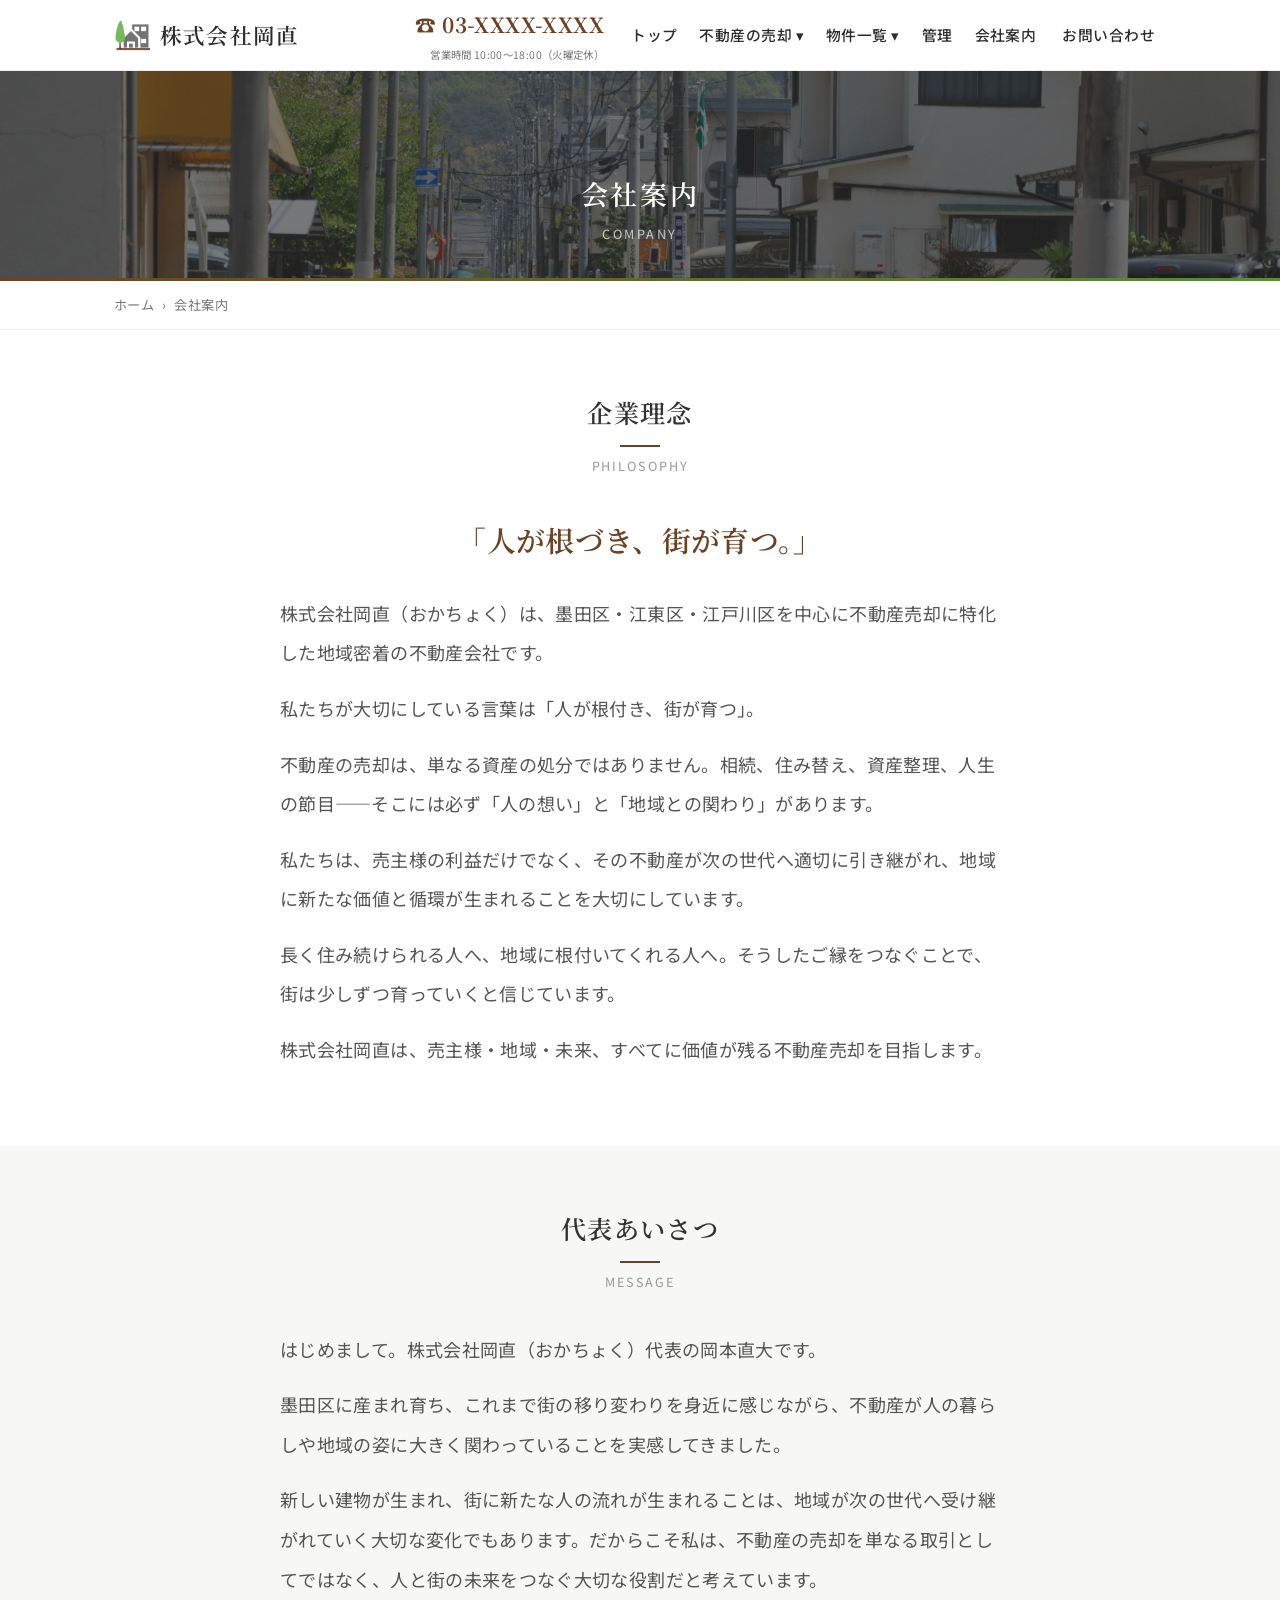
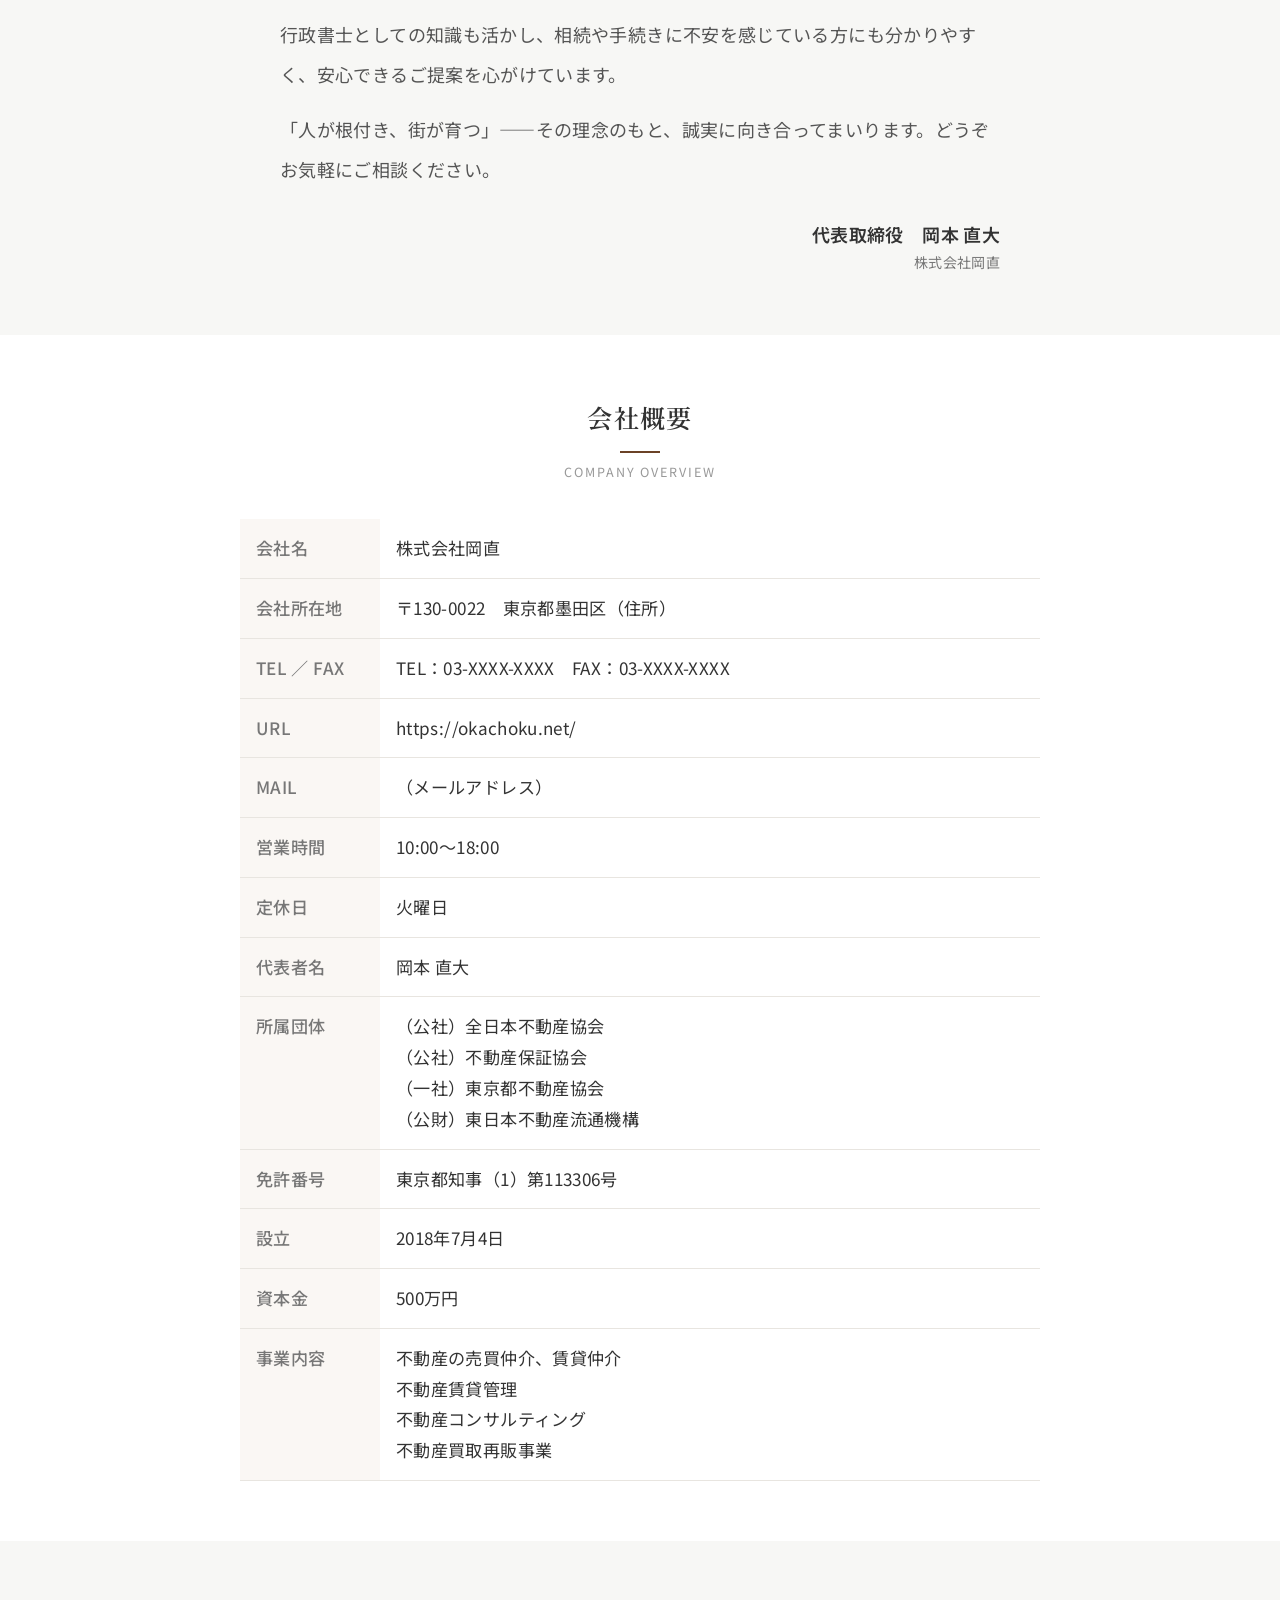
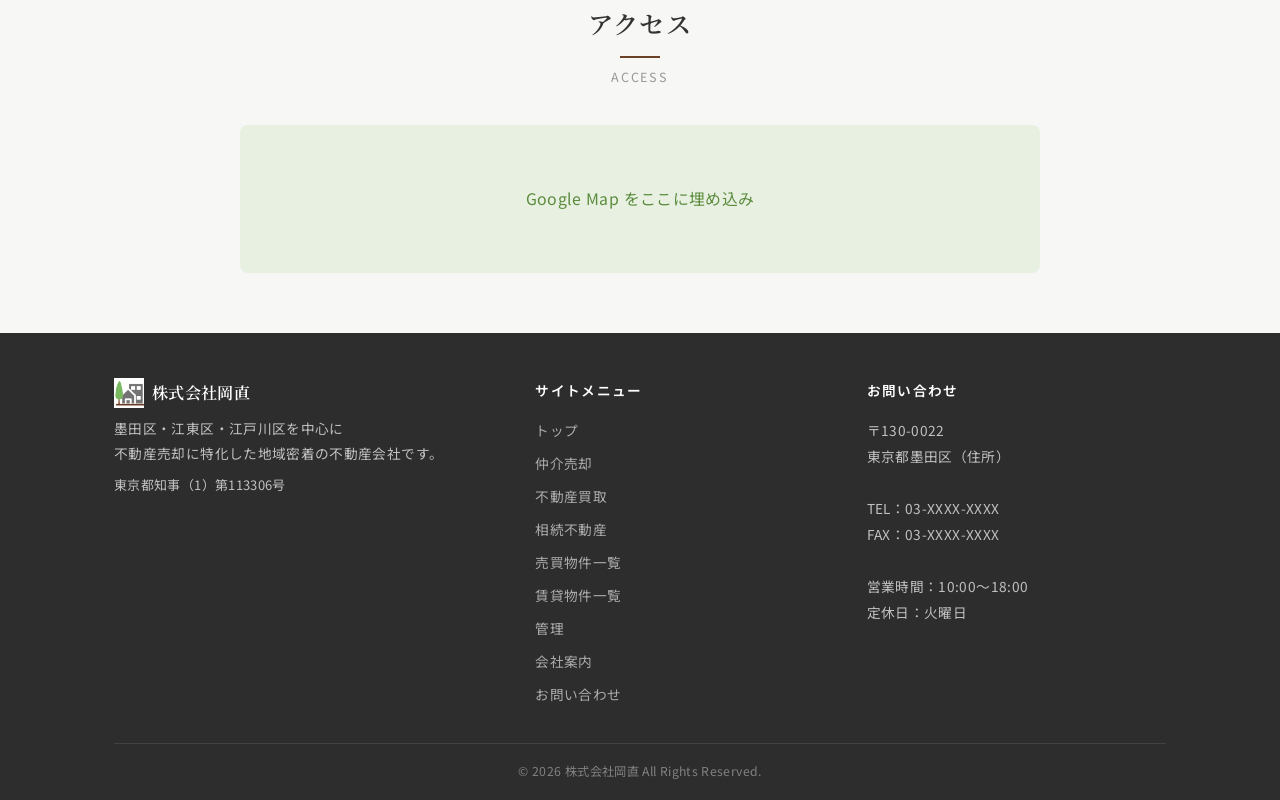
<file: company.html>
<!DOCTYPE html>
<html lang="ja">
<head>
<meta charset="UTF-8">
<meta name="viewport" content="width=device-width, initial-scale=1.0">
<title>会社案内｜株式会社岡直</title>
<link rel="stylesheet" href="css/style.css">
<style>
.co{font-family:'Noto Sans JP','Hiragino Kaku Gothic ProN',sans-serif;color:#333;line-height:1.8;letter-spacing:.02em}
.co *{box-sizing:border-box}
.co-wrap{max-width:1000px;margin:0 auto;padding:0 20px}
.co-sec{padding:60px 0}
.co-sec--gray{background:#F7F7F5}

/* Page header */
.co-header{margin-top:70px;background:linear-gradient(135deg,rgba(45,45,45,.65),rgba(45,45,45,.6)),url(images/hero-alt.jpg) center/cover no-repeat;padding:100px 0 36px;position:relative}
.co-header::after{content:'';position:absolute;bottom:0;left:0;right:0;height:3px;background:linear-gradient(90deg,#6B4226,#5A8C3C)}
.co-header h1{text-align:center;font-family:'Noto Serif JP',serif;font-size:1.5rem;font-weight:600;color:#fff;letter-spacing:.1em}
.co-header p{text-align:center;font-size:.7rem;color:rgba(255,255,255,.7);letter-spacing:.2em;text-transform:uppercase;margin-top:4px}

/* Section titles */
.co-ttl{text-align:center;font-family:'Noto Serif JP',serif;font-size:1.3rem;font-weight:600;color:#333;margin-bottom:8px;letter-spacing:.05em}
.co-ttl::after{content:'';display:block;width:40px;height:2px;background:#6B4226;margin:10px auto 0}
.co-sub{text-align:center;font-size:.7rem;color:#999;letter-spacing:.15em;text-transform:uppercase;margin-bottom:36px}

/* Philosophy */
.co-tagline{text-align:center;font-family:'Noto Serif JP',serif;font-size:1.5rem;font-weight:600;color:#6B4226;margin-bottom:28px}
.co-philosophy{max-width:720px;margin:0 auto;font-size:.9rem;color:#555;line-height:2.2}
.co-philosophy p{margin-bottom:16px}

/* Greeting */
.co-greeting{max-width:720px;margin:0 auto}
.co-greeting__text{font-size:.9rem;color:#555;line-height:2.2}
.co-greeting__text p{margin-bottom:16px}
.co-greeting__name{margin-top:28px;text-align:right;font-size:1rem;font-weight:600;color:#333}
.co-greeting__name small{display:block;font-size:.78rem;font-weight:400;color:#777}

/* Company table */
.co-table{width:100%;border-collapse:collapse;max-width:800px;margin:0 auto}
.co-table th,.co-table td{padding:14px 16px;font-size:.86rem;text-align:left;border-bottom:1px solid #E8E5E0;vertical-align:top}
.co-table th{width:140px;color:#777;font-weight:500;background:#FAF7F4;white-space:nowrap}
.co-table td{color:#333}

/* Map placeholder */
.co-map{max-width:800px;margin:0 auto;background:#E8F0E2;border-radius:8px;padding:60px 20px;text-align:center}
.co-map__text{font-size:.88rem;color:#5A8C3C}

@media(max-width:768px){
  .co-table th{width:110px;font-size:.8rem}
  .co-table td{font-size:.8rem}
}

html { font-size: 18px; }
.co-ttl { font-size: 1.4rem !important; }
.co-tagline { font-size: 1.6rem !important; }
.co-philosophy p { font-size: 1rem !important; }
.co-greeting__text p { font-size: 1rem !important; }
.co-table th, .co-table td { font-size: .95rem !important; }
</style>
</head>
<body>

<header class="header"><div class="header__inner"><a href="index.html" class="header__logo"><img src="images/logo-icon.png" alt="岡直"><span class="header__logo-text">株式会社岡直</span></a><div class="header__right"><div class="header__phone"><span class="header__phone-num">☎ 03-XXXX-XXXX</span><span class="header__phone-info">営業時間 10:00〜18:00（火曜定休）</span></div><nav class="nav"><a href="index.html" class="nav__link">トップ</a><div class="nav__item"><a href="#" class="nav__link">不動産の売却 ▾</a><div class="nav__dropdown"><a href="brokerage.html">仲介売却</a><a href="purchase.html">不動産買取</a><a href="inheritance.html">相続不動産</a></div></div><div class="nav__item"><a href="#" class="nav__link">物件一覧 ▾</a><div class="nav__dropdown"><a href="properties-sale.html">売買物件</a><a href="properties-rent.html">賃貸物件</a></div></div><a href="management.html" class="nav__link">管理</a><a href="company.html" class="nav__link">会社案内</a><a href="contact.html" class="nav__link nav__cta">お問い合わせ</a></nav></div><button class="hamburger" aria-label="メニュー"><span></span><span></span><span></span></button></div></header>

<div class="co">

<div class="co-header">
<h1>会社案内</h1>
<p>Company</p>
</div>

<div class="breadcrumb"><div class="container"><ul class="breadcrumb__list"><li><a href="index.html">ホーム</a></li><li>›</li><li>会社案内</li></ul></div></div>

<!-- 企業理念 -->
<div class="co-sec">
<div class="co-wrap">
<h2 class="co-ttl">企業理念</h2>
<p class="co-sub">Philosophy</p>
<p class="co-tagline">「人が根づき、街が育つ。」</p>
<div class="co-philosophy">
<p>株式会社岡直（おかちょく）は、墨田区・江東区・江戸川区を中心に不動産売却に特化した地域密着の不動産会社です。</p>
<p>私たちが大切にしている言葉は「人が根付き、街が育つ」。</p>
<p>不動産の売却は、単なる資産の処分ではありません。相続、住み替え、資産整理、人生の節目――そこには必ず「人の想い」と「地域との関わり」があります。</p>
<p>私たちは、売主様の利益だけでなく、その不動産が次の世代へ適切に引き継がれ、地域に新たな価値と循環が生まれることを大切にしています。</p>
<p>長く住み続けられる人へ、地域に根付いてくれる人へ。そうしたご縁をつなぐことで、街は少しずつ育っていくと信じています。</p>
<p>株式会社岡直は、売主様・地域・未来、すべてに価値が残る不動産売却を目指します。</p>
</div>
</div>
</div>

<!-- 代表あいさつ -->
<div class="co-sec co-sec--gray">
<div class="co-wrap">
<h2 class="co-ttl">代表あいさつ</h2>
<p class="co-sub">Message</p>
<div class="co-greeting">
<div class="co-greeting__text">
<p>はじめまして。株式会社岡直（おかちょく）代表の岡本直大です。</p>
<p>墨田区に産まれ育ち、これまで街の移り変わりを身近に感じながら、不動産が人の暮らしや地域の姿に大きく関わっていることを実感してきました。</p>
<p>新しい建物が生まれ、街に新たな人の流れが生まれることは、地域が次の世代へ受け継がれていく大切な変化でもあります。だからこそ私は、不動産の売却を単なる取引としてではなく、人と街の未来をつなぐ大切な役割だと考えています。</p>
<p>行政書士としての知識も活かし、相続や手続きに不安を感じている方にも分かりやすく、安心できるご提案を心がけています。</p>
<p>「人が根付き、街が育つ」――その理念のもと、誠実に向き合ってまいります。どうぞお気軽にご相談ください。</p>
</div>
<div class="co-greeting__name">
代表取締役　岡本 直大
<small>株式会社岡直</small>
</div>
</div>
</div>
</div>

<!-- 会社概要 -->
<div class="co-sec">
<div class="co-wrap">
<h2 class="co-ttl">会社概要</h2>
<p class="co-sub">Company Overview</p>
<table class="co-table">
<tr><th>会社名</th><td>株式会社岡直</td></tr>
<tr><th>会社所在地</th><td>〒130-0022　東京都墨田区（住所）</td></tr>
<tr><th>TEL ／ FAX</th><td>TEL：03-XXXX-XXXX　FAX：03-XXXX-XXXX</td></tr>
<tr><th>URL</th><td>https://okachoku.net/</td></tr>
<tr><th>MAIL</th><td>（メールアドレス）</td></tr>
<tr><th>営業時間</th><td>10:00～18:00</td></tr>
<tr><th>定休日</th><td>火曜日</td></tr>
<tr><th>代表者名</th><td>岡本 直大</td></tr>
<tr><th>所属団体</th><td>（公社）全日本不動産協会<br>（公社）不動産保証協会<br>（一社）東京都不動産協会<br>（公財）東日本不動産流通機構</td></tr>
<tr><th>免許番号</th><td>東京都知事（1）第113306号</td></tr>
<tr><th>設立</th><td>2018年7月4日</td></tr>
<tr><th>資本金</th><td>500万円</td></tr>
<tr><th>事業内容</th><td>不動産の売買仲介、賃貸仲介<br>不動産賃貸管理<br>不動産コンサルティング<br>不動産買取再販事業</td></tr>
</table>
</div>
</div>

<!-- アクセス -->
<div class="co-sec co-sec--gray">
<div class="co-wrap">
<h2 class="co-ttl">アクセス</h2>
<p class="co-sub">Access</p>
<div class="co-map">
<p class="co-map__text">Google Map をここに埋め込み</p>
</div>
</div>
</div>

</div><!-- .co -->

<footer class="footer"><div class="container"><div class="footer__inner"><div class="footer__brand"><div class="footer__logo"><img src="images/logo-icon.png" alt="岡直"><span class="footer__logo-text">株式会社岡直</span></div><p class="footer__desc">墨田区・江東区・江戸川区を中心に<br>不動産売却に特化した地域密着の不動産会社です。</p><p class="footer__desc" style="font-size:.72rem">東京都知事（1）第113306号</p></div><div><p class="footer__heading">サイトメニュー</p><div class="footer__links"><a href="index.html">トップ</a><a href="brokerage.html">仲介売却</a><a href="purchase.html">不動産買取</a><a href="inheritance.html">相続不動産</a><a href="properties-sale.html">売買物件一覧</a><a href="properties-rent.html">賃貸物件一覧</a><a href="management.html">管理</a><a href="company.html">会社案内</a><a href="contact.html">お問い合わせ</a></div></div><div><p class="footer__heading">お問い合わせ</p><div class="footer__contact-info">〒130-0022<br>東京都墨田区（住所）<br><br>TEL：03-XXXX-XXXX<br>FAX：03-XXXX-XXXX<br><br>営業時間：10:00〜18:00<br>定休日：火曜日</div></div></div><p class="footer__bottom">© 2026 株式会社岡直 All Rights Reserved.</p></div></footer>
<script src="js/main.js"></script>
</body>
</html>
</file>
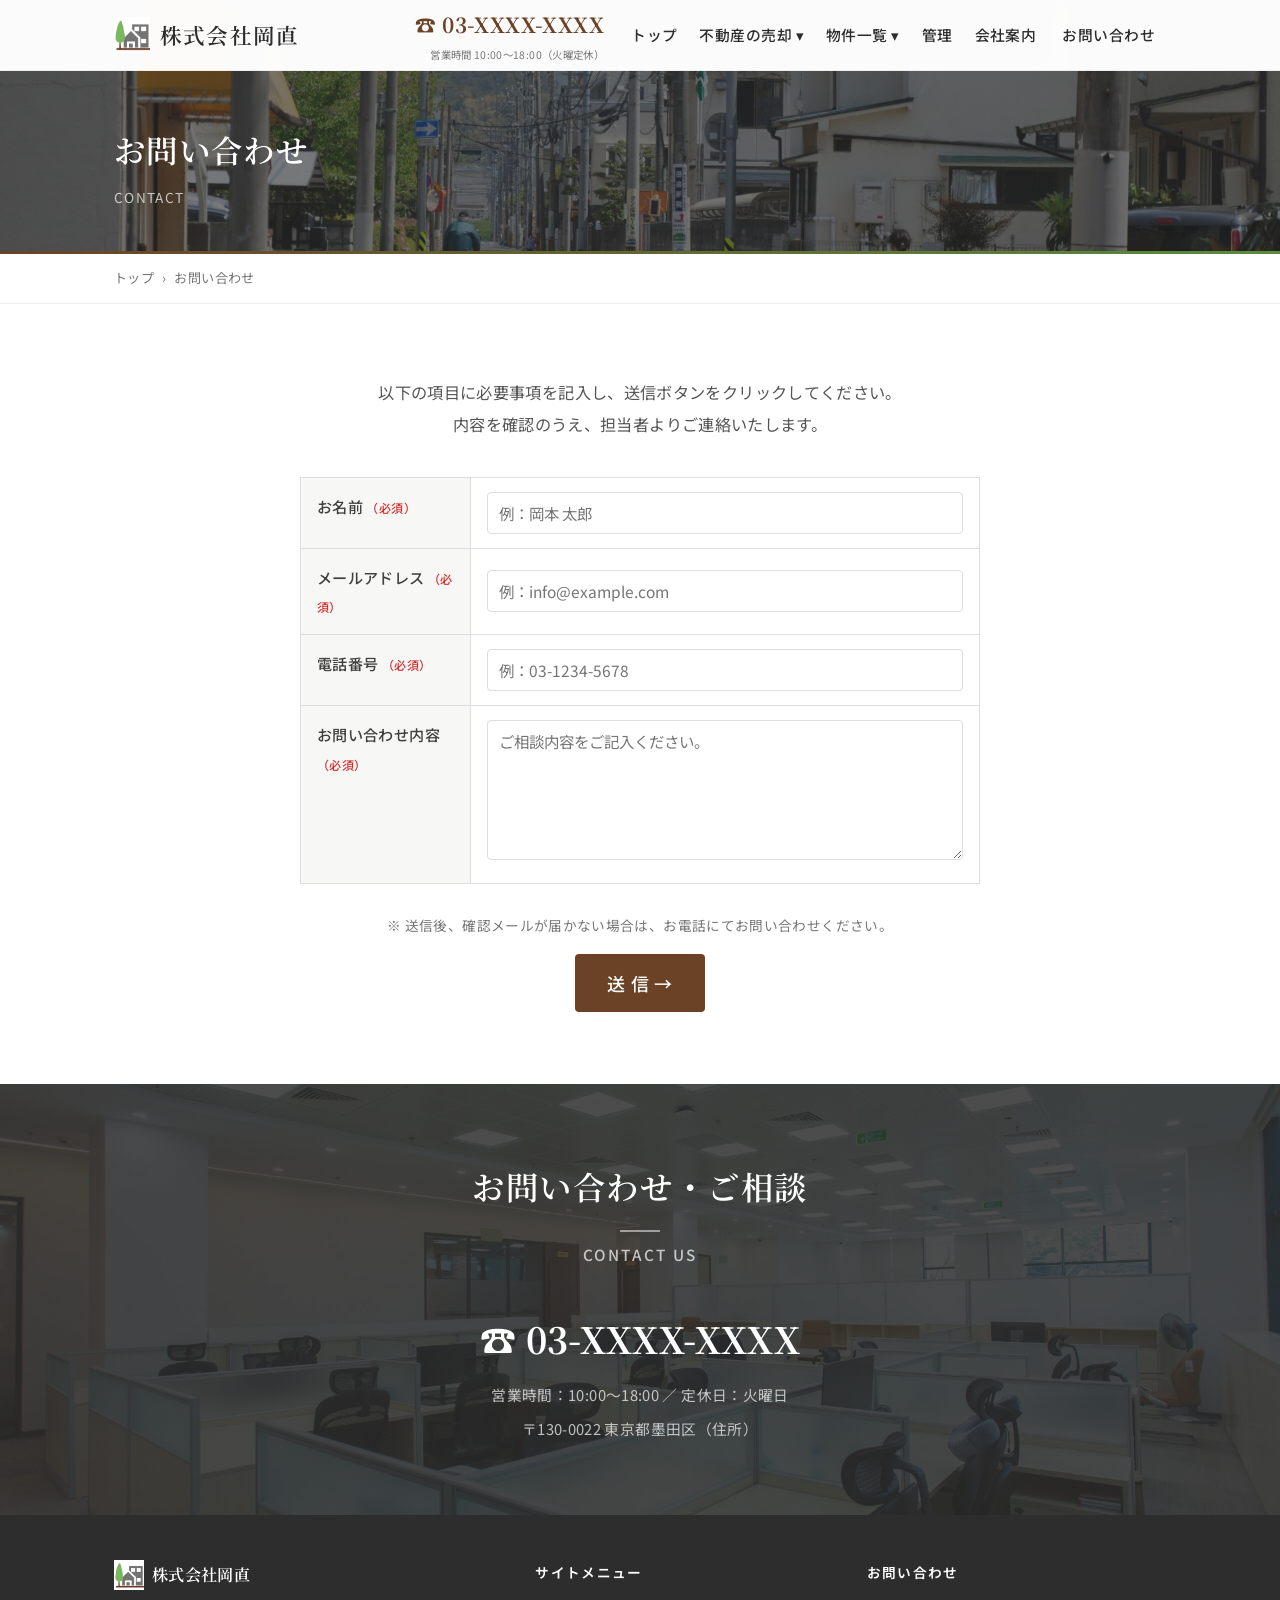
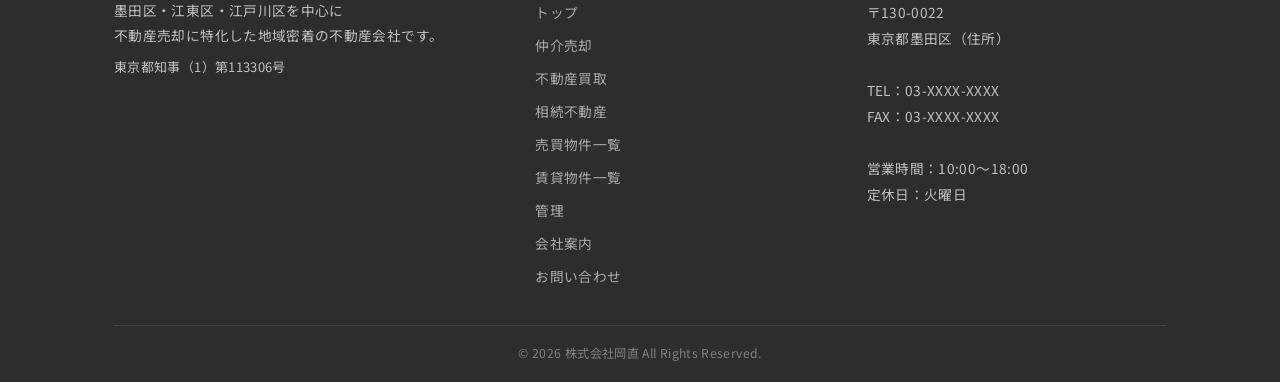
<file: contact.html>
<!DOCTYPE html><html lang="ja"><head><meta charset="UTF-8"><meta name="viewport" content="width=device-width,initial-scale=1.0"><title>お問い合わせ｜株式会社岡直</title><link rel="stylesheet" href="css/style.css"><style>html{font-size:18px}</style></head><body>
<header class="header"><div class="header__inner"><a href="index.html" class="header__logo"><img src="images/logo-icon.png" alt="岡直"><span class="header__logo-text">株式会社岡直</span></a><div class="header__right"><div class="header__phone"><span class="header__phone-num">☎ 03-XXXX-XXXX</span><span class="header__phone-info">営業時間 10:00〜18:00（火曜定休）</span></div><nav class="nav"><a href="index.html" class="nav__link">トップ</a><div class="nav__item"><a href="#" class="nav__link">不動産の売却 ▾</a><div class="nav__dropdown"><a href="brokerage.html">仲介売却</a><a href="purchase.html">不動産買取</a><a href="inheritance.html">相続不動産</a></div></div><div class="nav__item"><a href="#" class="nav__link">物件一覧 ▾</a><div class="nav__dropdown"><a href="properties-sale.html">売買物件</a><a href="properties-rent.html">賃貸物件</a></div></div><a href="management.html" class="nav__link">管理</a><a href="company.html" class="nav__link">会社案内</a><a href="contact.html" class="nav__link nav__cta">お問い合わせ</a></nav></div><button class="hamburger" aria-label="メニュー"><span></span><span></span><span></span></button></div></header>
<div class="page-header page-header--photo"><div class="container"><h1 class="page-header__title">お問い合わせ</h1><p class="page-header__subtitle">Contact</p></div></div>
<div class="breadcrumb"><div class="container"><ul class="breadcrumb__list"><li><a href="index.html">トップ</a></li><li>›</li><li>お問い合わせ</li></ul></div></div>

<section class="section"><div class="container">
<p class="fade-in" style="text-align:center;font-size:.9rem;color:var(--text2);max-width:640px;margin:0 auto 36px;line-height:2">以下の項目に必要事項を記入し、送信ボタンをクリックしてください。<br>内容を確認のうえ、担当者よりご連絡いたします。</p>

<form class="fade-in">
<table class="form-table">
<tr><th>お名前 <span style="color:#D32F2F;font-size:.67rem">（必須）</span></th><td><input type="text" name="name" placeholder="例：岡本 太郎" required></td></tr>
<tr><th>メールアドレス <span style="color:#D32F2F;font-size:.67rem">（必須）</span></th><td><input type="email" name="email" placeholder="例：info@example.com" required></td></tr>
<tr><th>電話番号 <span style="color:#D32F2F;font-size:.67rem">（必須）</span></th><td><input type="tel" name="phone" placeholder="例：03-1234-5678" required></td></tr>
<tr><th>お問い合わせ内容 <span style="color:#D32F2F;font-size:.67rem">（必須）</span></th><td><textarea name="message" placeholder="ご相談内容をご記入ください。" required></textarea></td></tr>
</table>
<div style="text-align:center;margin-top:28px">
<p style="font-size:.76rem;color:var(--textm);margin-bottom:16px">※ 送信後、確認メールが届かない場合は、お電話にてお問い合わせください。</p>
<button type="submit" class="btn btn--primary btn--lg">送 信 →</button>
</div>
</form>
</div></section>

<section class="section section--brown" style="background:linear-gradient(rgba(45,45,45,.85),rgba(45,45,45,.85)),url(images/contact-bg.jpg) center/cover no-repeat"><div class="container text-center">
<h2 class="section__title section__title--white fade-in" style="font-size:1.2rem">お問い合わせ・ご相談</h2>
<p class="section__subtitle section__subtitle--white fade-in">Contact us</p>
<p class="fade-in" style="font-family:var(--serif);font-size:2rem;font-weight:700;color:var(--white);margin-bottom:8px">☎ 03-XXXX-XXXX</p>
<p class="fade-in" style="font-size:.82rem;color:rgba(255,255,255,.7);margin-bottom:6px">営業時間：10:00〜18:00 ／ 定休日：火曜日</p>
<p class="fade-in" style="font-size:.82rem;color:rgba(255,255,255,.7)">〒130-0022 東京都墨田区（住所）</p>
</div></section>
<footer class="footer"><div class="container"><div class="footer__inner"><div class="footer__brand"><div class="footer__logo"><img src="images/logo-icon.png" alt="岡直"><span class="footer__logo-text">株式会社岡直</span></div><p class="footer__desc">墨田区・江東区・江戸川区を中心に<br>不動産売却に特化した地域密着の不動産会社です。</p><p class="footer__desc" style="font-size:.72rem">東京都知事（1）第113306号</p></div><div><p class="footer__heading">サイトメニュー</p><div class="footer__links"><a href="index.html">トップ</a><a href="brokerage.html">仲介売却</a><a href="purchase.html">不動産買取</a><a href="inheritance.html">相続不動産</a><a href="properties-sale.html">売買物件一覧</a><a href="properties-rent.html">賃貸物件一覧</a><a href="management.html">管理</a><a href="company.html">会社案内</a><a href="contact.html">お問い合わせ</a></div></div><div><p class="footer__heading">お問い合わせ</p><div class="footer__contact-info">〒130-0022<br>東京都墨田区（住所）<br><br>TEL：03-XXXX-XXXX<br>FAX：03-XXXX-XXXX<br><br>営業時間：10:00〜18:00<br>定休日：火曜日</div></div></div><p class="footer__bottom">© 2026 株式会社岡直 All Rights Reserved.</p></div></footer><script src="js/main.js"></script></body></html>
</file>
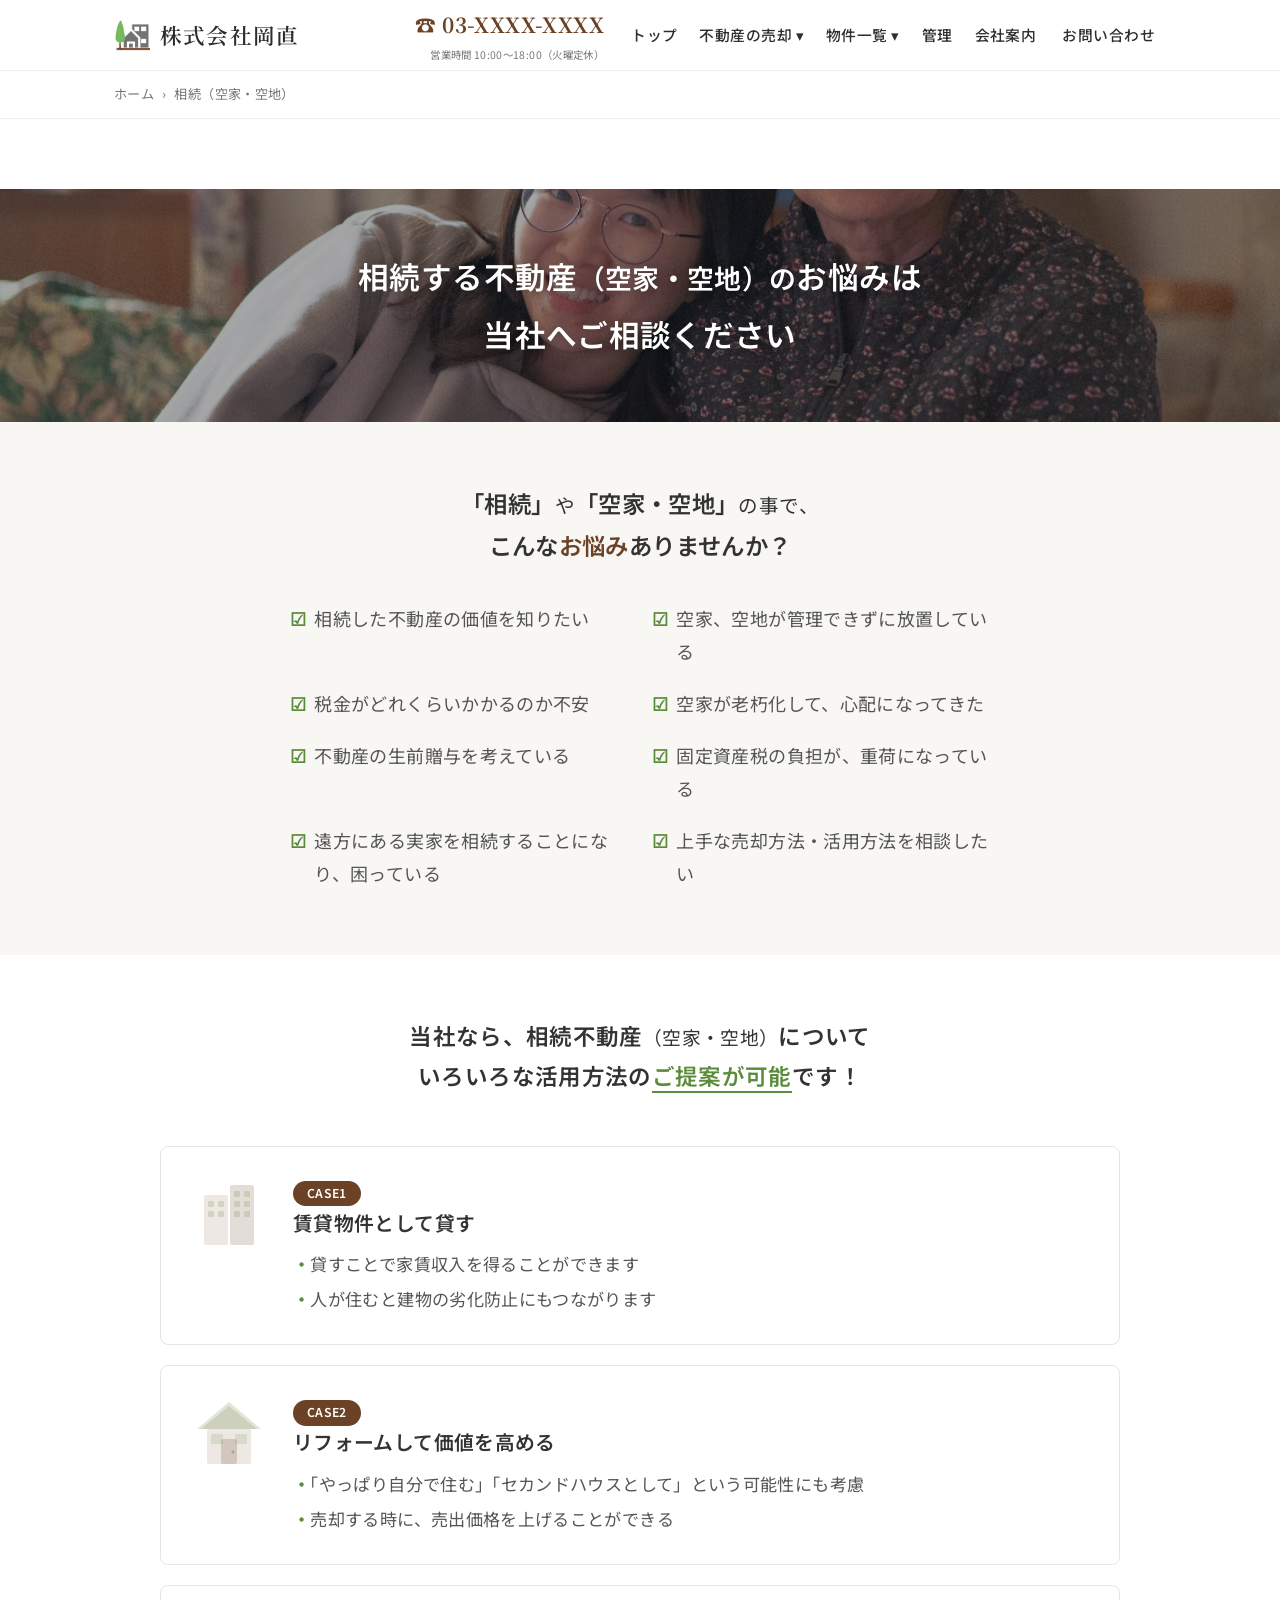
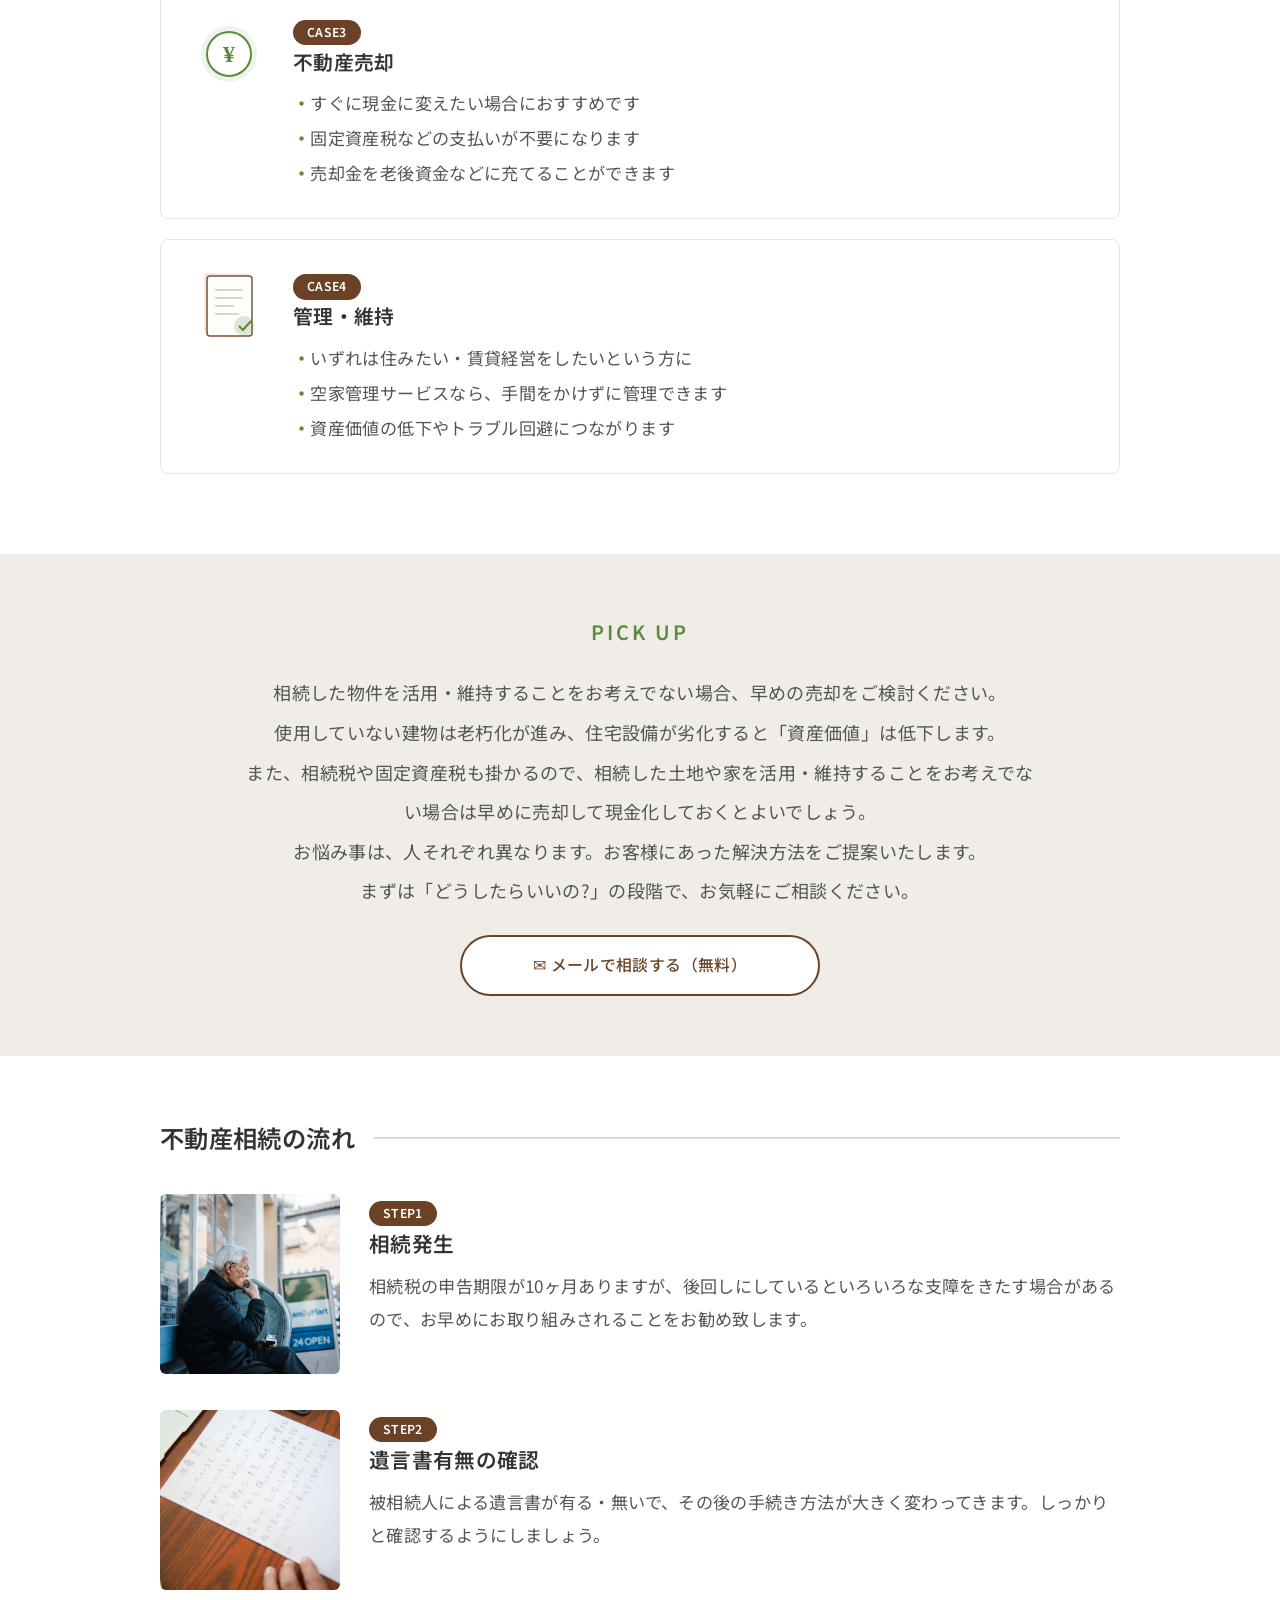
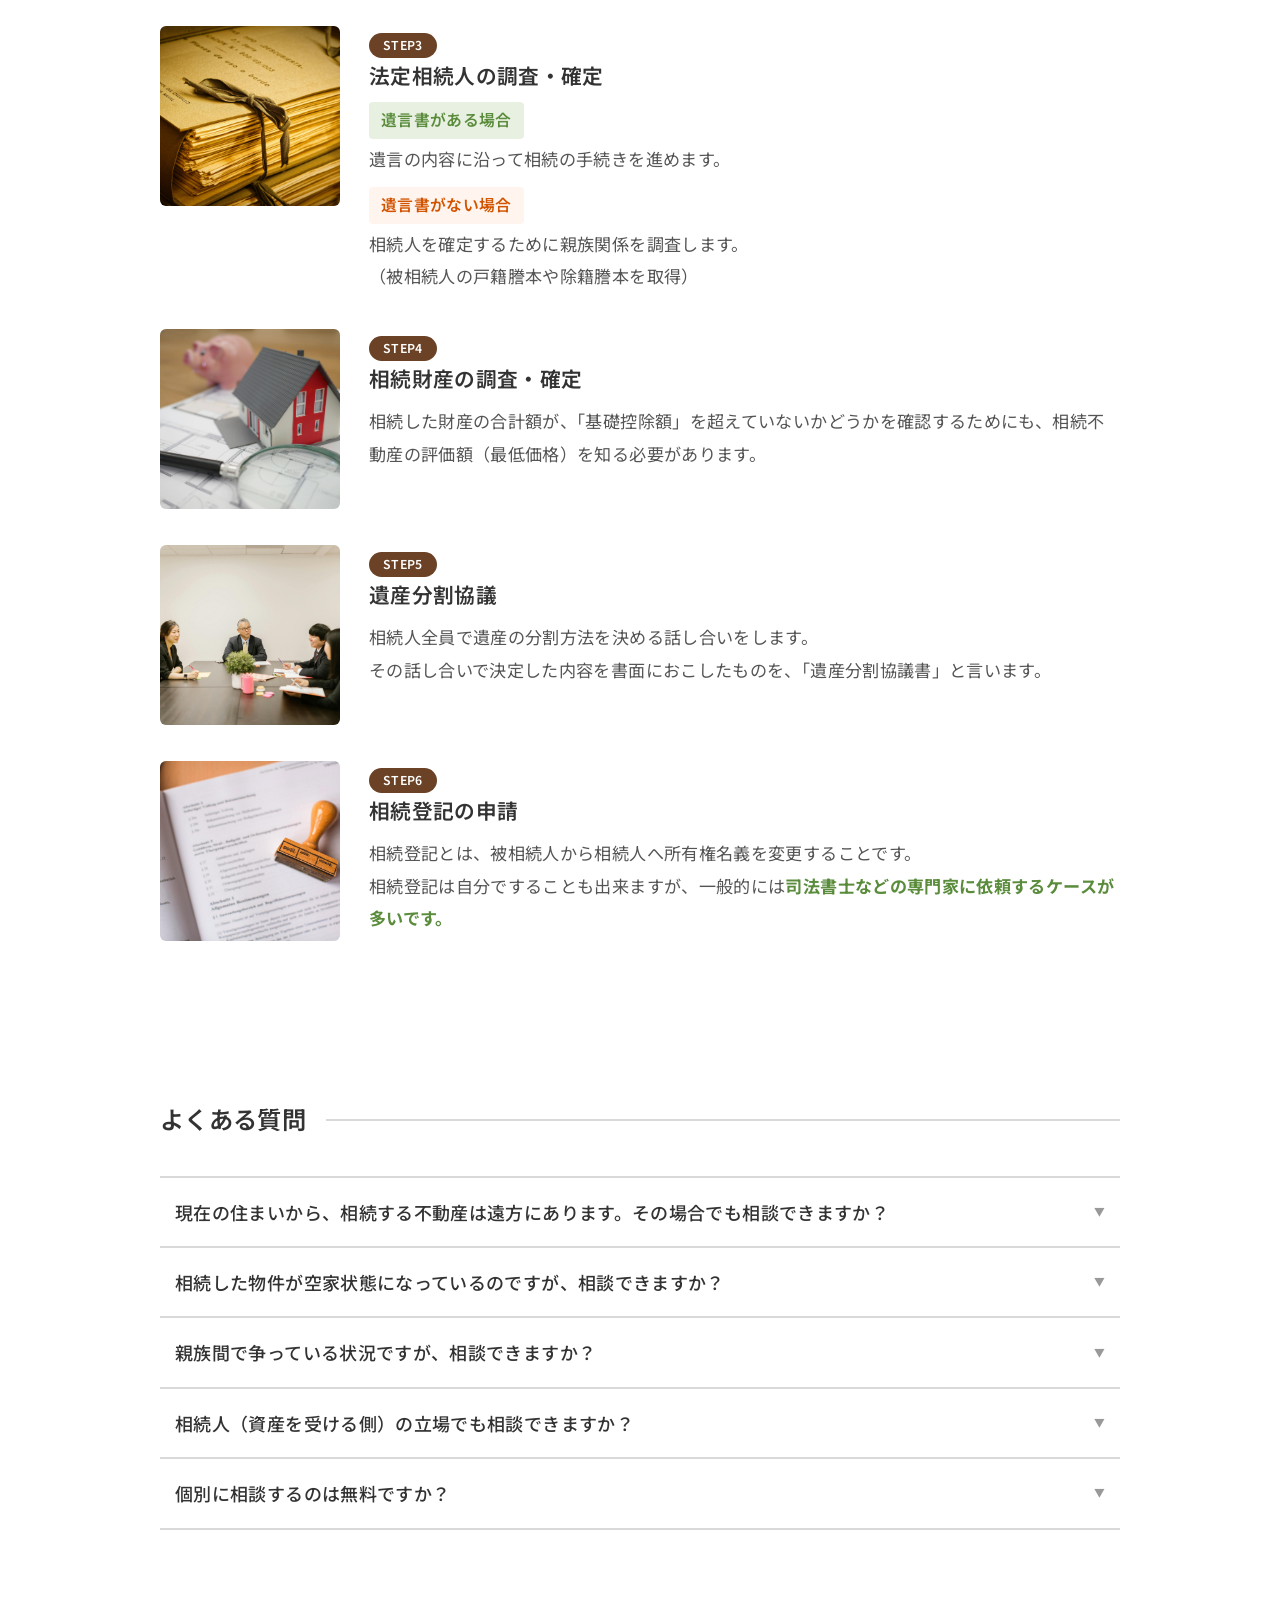
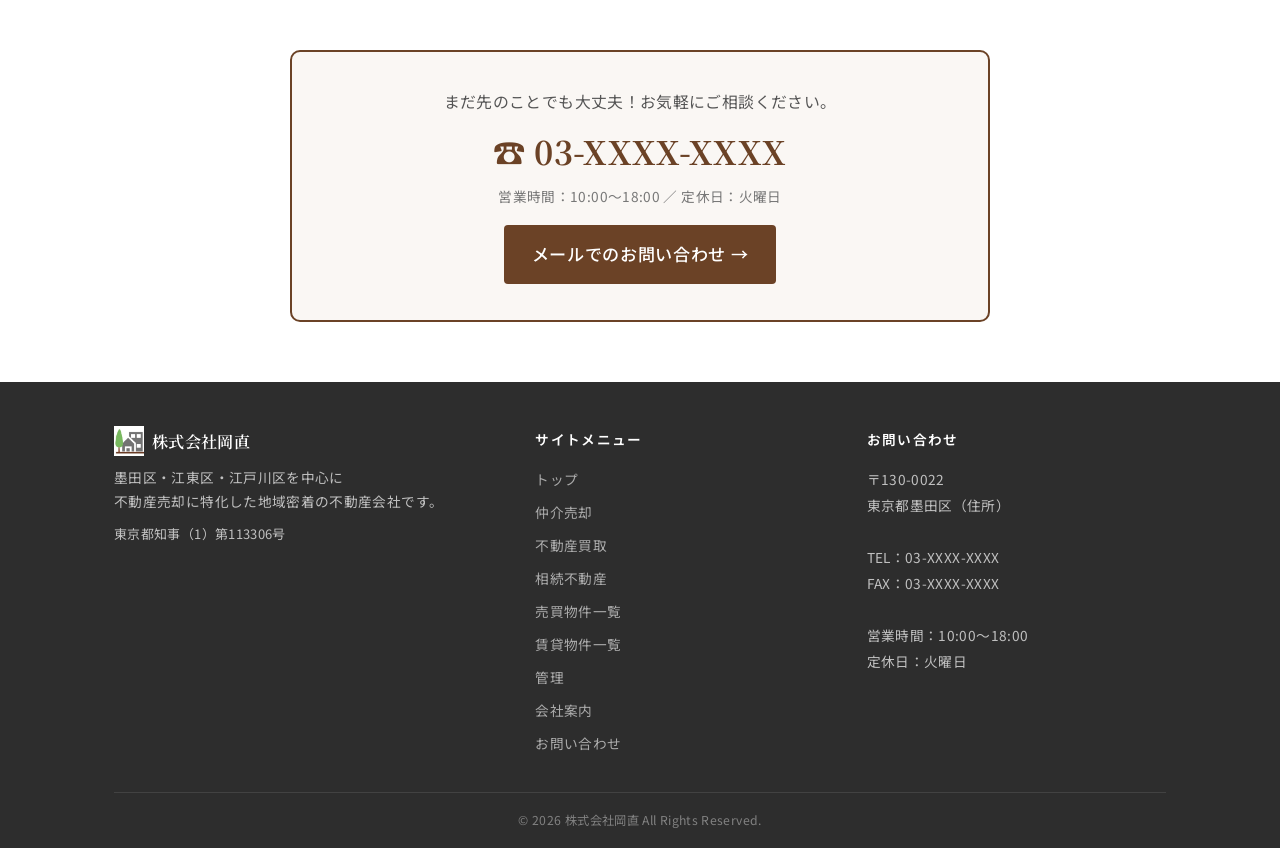
<file: inheritance.html>
<!DOCTYPE html>
<html lang="ja">
<head>
<meta charset="UTF-8">
<meta name="viewport" content="width=device-width, initial-scale=1.0">
<title>相続（空家・空地）｜株式会社岡直</title>
<link rel="stylesheet" href="css/style.css">
<style>
.sz{font-family:'Noto Sans JP','Hiragino Kaku Gothic ProN',sans-serif;color:#333;line-height:1.8;letter-spacing:.02em}
.sz *{box-sizing:border-box}
.sz-wrap{max-width:1000px;margin:0 auto;padding:0 20px}

.sz-hero{position:relative;aspect-ratio:1920/350;min-height:220px;background:linear-gradient(rgba(0,0,0,.35),rgba(0,0,0,.35)),url(images/inheritance_main.jpg) center/cover no-repeat;display:flex;align-items:center;justify-content:center;margin-top:70px}
.sz-hero__ttl{color:#fff;text-align:center;font-weight:600;font-size:clamp(1.1rem,2.5vw,1.7rem);line-height:1.9;text-shadow:0 0 10px rgba(0,0,0,.3)}
.sz-hero__ttl small{font-size:.88em}

.sz-sec{padding:60px 0}

.sz-subttl{position:relative;margin-bottom:35px;font-size:clamp(1rem,1.8vw,1.25rem);font-weight:600;color:#333}
.sz-subttl span{position:relative;padding-right:.8em;background:#fff;z-index:1}
.sz-subttl::before{content:'';position:absolute;top:50%;left:0;width:100%;height:2px;background:#D9D9D9}

/* Pain points section */
.sz-pain-sec{background:#F8F7F3;padding:60px 0}
.sz-pain-ttl{text-align:center;font-size:clamp(1rem,2vw,1.3rem);font-weight:600;margin-bottom:30px;line-height:1.8}
.sz-pain-ttl span{color:#6B4226}
.sz-pain{max-width:700px;margin:0 auto;display:grid;grid-template-columns:repeat(2,1fr);gap:8px 24px}
.sz-pain__item{display:flex;align-items:flex-start;gap:8px;font-size:.9rem;color:#555;padding:6px 0}
.sz-pain__item::before{content:'☑';color:#5A8C3C;font-weight:700;flex-shrink:0}

/* Case cards */
.sz-case-ttl{text-align:center;font-size:clamp(1rem,2vw,1.25rem);font-weight:600;margin-bottom:50px;line-height:1.8}
.sz-case-ttl span{color:#5A8C3C;border-bottom:2px solid #5A8C3C}
.sz-case{display:flex;align-items:flex-start;gap:24px;padding:28px;background:#fff;border:1px solid #E8E5E0;border-radius:8px;margin-bottom:20px}
.sz-case__img{width:80px;flex-shrink:0}
.sz-case__img img{width:100%;height:auto}
.sz-case__body{flex:1}
.sz-case__ttl{font-size:1rem;font-weight:600;margin-bottom:8px;line-height:1.6;color:#333}
.sz-case__ttl small{display:inline-block;color:#fff;font-size:.68rem;font-weight:600;padding:3px 14px;border-radius:50px;background:#6B4226;margin-right:6px;vertical-align:middle}
.sz-case__list{padding-left:0;list-style:none}
.sz-case__list li{font-size:.86rem;color:#555;padding:3px 0;line-height:1.7}
.sz-case__list li::before{content:'・';color:#5A8C3C;font-weight:700}

/* PICK UP */
.sz-pickup{background:#F0EDE8;padding:60px 0}
.sz-pickup__inner{max-width:800px;margin:0 auto;position:relative}
.sz-pickup__ttl{text-align:center;font-size:1.1rem;font-weight:600;color:#5A8C3C;margin-bottom:24px;letter-spacing:.15em}
.sz-pickup__text{font-size:.9rem;color:#555;line-height:2.2;text-align:center;margin-bottom:24px}
.sz-pickup__btn{display:block;max-width:360px;margin:0 auto;padding:14px 0;text-align:center;font-size:.88rem;font-weight:500;color:#6B4226;background:#fff;border:2px solid #6B4226;border-radius:50px;transition:.3s}
.sz-pickup__btn:hover{background:#6B4226;color:#fff}
.sz-pickup__btn svg{width:16px;height:16px;vertical-align:middle;margin-right:6px}

/* Flow steps */
.sz-flow{display:flex;align-items:flex-start;margin-bottom:36px;gap:3%}
.sz-flow__img{width:180px;height:180px;flex-shrink:0;border-radius:6px;overflow:hidden}
.sz-flow__img img{width:100%;height:100%;object-fit:cover;display:block}
.sz-flow__body{flex:1}
.sz-flow__ttl{font-size:1.05rem;line-height:1.6;margin-bottom:10px;font-weight:600;color:#333}
.sz-flow__ttl small{display:inline-block;color:#fff;font-size:.68rem;font-weight:600;padding:3px 14px;border-radius:50px;background:#6B4226;margin-right:6px;vertical-align:middle}
.sz-flow__p{font-size:.86rem;line-height:1.9;color:#555}
.sz-flow__survey{font-weight:600;font-size:.88rem;margin-bottom:4px;padding:4px 12px;display:inline-block;border-radius:4px}
.sz-flow__survey--yes{background:#E8F0E2;color:#5A8C3C}
.sz-flow__survey--no{background:#FFF5EE;color:#D35400}

/* FAQ */
.sz-faq{border-top:2px solid #D9D9D9}
.sz-faq:last-child{border-bottom:2px solid #D9D9D9}
.sz-faq__q{padding:18px 40px 18px 15px;cursor:pointer;font-size:.9rem;font-weight:500;color:#333;position:relative}
.sz-faq__q:hover{background:rgba(0,0,0,.02)}
.sz-faq__q::after{content:'▼';position:absolute;right:15px;top:50%;transform:translateY(-50%);font-size:.6rem;color:#999;transition:transform .3s}
.sz-faq__q.active::after{transform:translateY(-50%) rotate(180deg)}
.sz-faq__a{display:none;padding:0 15px 18px;font-size:.86rem;line-height:1.9;color:#555}

/* Contact CTA */
.sz-contact{background:linear-gradient(rgba(45,45,45,.85),rgba(45,45,45,.85)),url(images/inheritance_contactBg.jpg) center/cover no-repeat;padding:60px 0;text-align:center}
.sz-contact__ttl{color:#fff;font-size:.72rem;letter-spacing:.15em;margin-bottom:6px}
.sz-contact__main{color:#fff;font-family:'Noto Serif JP',serif;font-size:1.3rem;font-weight:600;margin-bottom:24px}
.sz-contact__btn{display:inline-block;padding:14px 40px;color:#fff;border:2px solid #fff;border-radius:50px;font-size:.88rem;font-weight:500;transition:.3s}
.sz-contact__btn:hover{background:#fff;color:#333}

@media(max-width:768px){
  .sz-pain{grid-template-columns:1fr}
  .sz-case{flex-direction:column;align-items:center;text-align:center}
  .sz-case__list li{text-align:left}
  .sz-flow{flex-direction:column}.sz-flow__img{width:100%;max-width:260px}
}

/* Global font size increase */
html { font-size: 18px; }
.bk-flow__ttl, .kt-flow__ttl, .sz-flow__ttl, .mg-sec-ttl { font-size: 1.15rem !important; }
.bk-flow__p, .kt-flow__p, .sz-flow__p { font-size: .95rem !important; }
.bk-faq__q, .kt-faq__q, .sz-faq__q { font-size: 1rem !important; }
.bk-faq__a, .kt-faq__a, .sz-faq__a { font-size: .95rem !important; }
.bk-subttl, .kt-subttl, .sz-subttl { font-size: 1.35rem !important; }
.bk-tbl, .kt-tbl { font-size: .92rem !important; }
.bk-tbl th, .bk-tbl td, .kt-tbl th, .kt-tbl td { font-size: .92rem !important; }
.bk-cost td { font-size: .9rem !important; }
.bk-sec-text { font-size: 1.35rem !important; }
.bk-sec-text strong { font-size: 1.5em !important; }
.bk-rec__mainttl { font-size: 1.5rem !important; }
.bk-rec__mainttl span { font-size: 1.5em !important; }
.bk-rec__bullet { font-size: 1rem !important; }
.bk-contract__body, .bk-contract__head { font-size: 1rem !important; }
.sz-pain__item, .kt-pain__item { font-size: 1rem !important; }
.sz-case__ttl { font-size: 1.1rem !important; }
.sz-case__list li { font-size: .95rem !important; }
.sz-pickup__text { font-size: 1rem !important; }
.mg-main-ttl { font-size: 1.7rem !important; }
.mg-pain__item { font-size: 1rem !important; }
.mg-card__title { font-size: 1.05rem !important; }
.mg-card__highlights { font-size: .9rem !important; }
.mg-card__text { font-size: .9rem !important; }
.mg-flow__text { font-size: .95rem !important; }
.mg-announce { font-size: 1.15rem !important; }
.kt-announce { font-size: 1.4rem !important; }
.kt-point__title { font-size: .95rem !important; }
.kt-point__text { font-size: .85rem !important; }
</style>
</head>
<body>

<header class="header"><div class="header__inner"><a href="index.html" class="header__logo"><img src="images/logo-icon.png" alt="岡直"><span class="header__logo-text">株式会社岡直</span></a><div class="header__right"><div class="header__phone"><span class="header__phone-num">☎ 03-XXXX-XXXX</span><span class="header__phone-info">営業時間 10:00〜18:00（火曜定休）</span></div><nav class="nav"><a href="index.html" class="nav__link">トップ</a><div class="nav__item"><a href="#" class="nav__link">不動産の売却 ▾</a><div class="nav__dropdown"><a href="brokerage.html">仲介売却</a><a href="purchase.html">不動産買取</a><a href="inheritance.html">相続不動産</a></div></div><div class="nav__item"><a href="#" class="nav__link">物件一覧 ▾</a><div class="nav__dropdown"><a href="properties-sale.html">売買物件</a><a href="properties-rent.html">賃貸物件</a></div></div><a href="management.html" class="nav__link">管理</a><a href="company.html" class="nav__link">会社案内</a><a href="contact.html" class="nav__link nav__cta">お問い合わせ</a></nav></div><button class="hamburger" aria-label="メニュー"><span></span><span></span><span></span></button></div></header>

<div class="sz">

<div class="breadcrumb" style="margin-top:70px"><div class="container"><ul class="breadcrumb__list"><li><a href="index.html">ホーム</a></li><li>›</li><li>相続（空家・空地）</li></ul></div></div>

<!-- Hero -->
<div class="sz-hero">
<h3 class="sz-hero__ttl">相続する不動産<small>（空家・空地）の</small>お悩みは<br>当社へご相談ください</h3>
</div>

<!-- Pain Points -->
<div class="sz-pain-sec">
<div class="sz-wrap">
<h4 class="sz-pain-ttl">「相続」<small style="font-weight:400">や</small>「空家・空地」<small style="font-weight:400">の事で、</small><br>こんな<span>お悩み</span>ありませんか？</h4>
<div class="sz-pain">
<div class="sz-pain__item">相続した不動産の価値を知りたい</div>
<div class="sz-pain__item">空家、空地が管理できずに放置している</div>
<div class="sz-pain__item">税金がどれくらいかかるのか不安</div>
<div class="sz-pain__item">空家が老朽化して、心配になってきた</div>
<div class="sz-pain__item">不動産の生前贈与を考えている</div>
<div class="sz-pain__item">固定資産税の負担が、重荷になっている</div>
<div class="sz-pain__item">遠方にある実家を相続することになり、困っている</div>
<div class="sz-pain__item">上手な売却方法・活用方法を相談したい</div>
</div>
</div>
</div>

<!-- CASE Solutions -->
<div class="sz-sec">
<div class="sz-wrap">
<h4 class="sz-case-ttl">当社なら、相続不動産<small style="font-weight:400">（空家・空地）</small>について<br>いろいろな活用方法の<span>ご提案が可能</span>です！</h4>

<div class="sz-case"><div class="sz-case__img"><img src="images/svg/icons/building.svg" alt=""></div><div class="sz-case__body"><h5 class="sz-case__ttl"><small>CASE1</small><br>賃貸物件として貸す</h5><ul class="sz-case__list"><li>貸すことで家賃収入を得ることができます</li><li>人が住むと建物の劣化防止にもつながります</li></ul></div></div>

<div class="sz-case"><div class="sz-case__img"><img src="images/svg/icons/house.svg" alt=""></div><div class="sz-case__body"><h5 class="sz-case__ttl"><small>CASE2</small><br>リフォームして価値を高める</h5><ul class="sz-case__list"><li>「やっぱり自分で住む」「セカンドハウスとして」という可能性にも考慮</li><li>売却する時に、売出価格を上げることができる</li></ul></div></div>

<div class="sz-case"><div class="sz-case__img"><img src="images/svg/icons/money.svg" alt=""></div><div class="sz-case__body"><h5 class="sz-case__ttl"><small>CASE3</small><br>不動産売却</h5><ul class="sz-case__list"><li>すぐに現金に変えたい場合におすすめです</li><li>固定資産税などの支払いが不要になります</li><li>売却金を老後資金などに充てることができます</li></ul></div></div>

<div class="sz-case"><div class="sz-case__img"><img src="images/svg/icons/document.svg" alt=""></div><div class="sz-case__body"><h5 class="sz-case__ttl"><small>CASE4</small><br>管理・維持</h5><ul class="sz-case__list"><li>いずれは住みたい・賃貸経営をしたいという方に</li><li>空家管理サービスなら、手間をかけずに管理できます</li><li>資産価値の低下やトラブル回避につながります</li></ul></div></div>

</div>
</div>

<!-- PICK UP -->
<div class="sz-pickup">
<div class="sz-wrap">
<div class="sz-pickup__inner">
<h5 class="sz-pickup__ttl">PICK UP</h5>
<p class="sz-pickup__text">
相続した物件を活用・維持することをお考えでない場合、早めの売却をご検討ください。<br>
使用していない建物は老朽化が進み、住宅設備が劣化すると「資産価値」は低下します。<br>
また、相続税や固定資産税も掛かるので、相続した土地や家を活用・維持することをお考えでない場合は早めに売却して現金化しておくとよいでしょう。<br>
お悩み事は、人それぞれ異なります。お客様にあった解決方法をご提案いたします。<br>
まずは「どうしたらいいの?」の段階で、お気軽にご相談ください。
</p>
<a href="contact.html" class="sz-pickup__btn">✉ メールで相談する（無料）</a>
</div>
</div>
</div>

<!-- Flow (6 steps with ORIGINAL photos) -->
<div class="sz-sec">
<div class="sz-wrap">
<h4 class="sz-subttl"><span>不動産相続の流れ</span></h4>

<div class="sz-flow"><div class="sz-flow__img"><img src="images/inheritance_flow1.jpg"></div><div class="sz-flow__body"><h5 class="sz-flow__ttl"><small>STEP1</small><br>相続発生</h5><p class="sz-flow__p">相続税の申告期限が10ヶ月ありますが、後回しにしているといろいろな支障をきたす場合があるので、お早めにお取り組みされることをお勧め致します。</p></div></div>

<div class="sz-flow"><div class="sz-flow__img"><img src="images/inheritance_flow2.jpg"></div><div class="sz-flow__body"><h5 class="sz-flow__ttl"><small>STEP2</small><br>遺言書有無の確認</h5><p class="sz-flow__p">被相続人による遺言書が有る・無いで、その後の手続き方法が大きく変わってきます。しっかりと確認するようにしましょう。</p></div></div>

<div class="sz-flow"><div class="sz-flow__img"><img src="images/inheritance_flow3.jpg"></div><div class="sz-flow__body"><h5 class="sz-flow__ttl"><small>STEP3</small><br>法定相続人の調査・確定</h5><p class="sz-flow__survey sz-flow__survey--yes">遺言書がある場合</p><p class="sz-flow__p" style="margin-bottom:12px">遺言の内容に沿って相続の手続きを進めます。</p><p class="sz-flow__survey sz-flow__survey--no">遺言書がない場合</p><p class="sz-flow__p">相続人を確定するために親族関係を調査します。<br>（被相続人の戸籍謄本や除籍謄本を取得）</p></div></div>

<div class="sz-flow"><div class="sz-flow__img"><img src="images/inheritance_flow4.jpg"></div><div class="sz-flow__body"><h5 class="sz-flow__ttl"><small>STEP4</small><br>相続財産の調査・確定</h5><p class="sz-flow__p">相続した財産の合計額が、「基礎控除額」を超えていないかどうかを確認するためにも、相続不動産の評価額（最低価格）を知る必要があります。</p></div></div>

<div class="sz-flow"><div class="sz-flow__img"><img src="images/inheritance_flow5.jpg"></div><div class="sz-flow__body"><h5 class="sz-flow__ttl"><small>STEP5</small><br>遺産分割協議</h5><p class="sz-flow__p">相続人全員で遺産の分割方法を決める話し合いをします。<br>その話し合いで決定した内容を書面におこしたものを、「遺産分割協議書」と言います。</p></div></div>

<div class="sz-flow"><div class="sz-flow__img"><img src="images/inheritance_flow6.jpg"></div><div class="sz-flow__body"><h5 class="sz-flow__ttl"><small>STEP6</small><br>相続登記の申請</h5><p class="sz-flow__p">相続登記とは、被相続人から相続人へ所有権名義を変更することです。<br>相続登記は自分ですることも出来ますが、一般的には<strong style="color:#5A8C3C">司法書士などの専門家に依頼するケースが多いです。</strong></p></div></div>

</div>
</div>

<!-- FAQ -->
<div class="sz-sec">
<div class="sz-wrap">
<h4 class="sz-subttl"><span>よくある質問</span></h4>

<div class="sz-faq"><h5 class="sz-faq__q">現在の住まいから、相続する不動産は遠方にあります。その場合でも相談できますか？</h5><p class="sz-faq__a">もちろんできます。実家を相続した場合など、相続不動産が遠方にあることはよくあります。<br>遠方にある物件でも、気にせずにご相談くださいませ。</p></div>

<div class="sz-faq"><h5 class="sz-faq__q">相続した物件が空家状態になっているのですが、相談できますか？</h5><p class="sz-faq__a">はい、できます。近年は、事前の準備をせずに引き継ぐことで、空家などの活用されない不動産が増えています。空家を放置しておくと、破損・倒壊の恐れがあります。資産価値も下がる可能性が高いので、お早めにご相談ください。</p></div>

<div class="sz-faq"><h5 class="sz-faq__q">親族間で争っている状況ですが、相談できますか？</h5><p class="sz-faq__a">どうぞご相談ください。<br>土地や建物など、不動産は資産価値が高いので、相続争いが起こることはよくあります。<br>解決に向けて、出来る限りのサポートをさせていただきます。まずは一度お話しをお聞かせください。</p></div>

<div class="sz-faq"><h5 class="sz-faq__q">相続人（資産を受ける側）の立場でも相談できますか？</h5><p class="sz-faq__a">もちろんご相談ください。相続は、事前の準備が大切です。実際に相続が起こってからでは手続きまでの期間が限られじっくりと資産の調査をしたり将来の事を考える時間がとれません。<br>お早目のご相談をおすすめいたします。</p></div>

<div class="sz-faq"><h5 class="sz-faq__q">個別に相談するのは無料ですか？</h5><p class="sz-faq__a">はい。電話やメールはもちろん、ご来店での相談も無料で行っております。<br>当社は、地元の方をはじめ、どなたでも気軽に立ち寄って頂けるような、わかりやすい・相談しやすい不動産会社を目指しております。</p></div>

</div>
</div>

<!-- Phone CTA (matching brokerage page) -->
<div class="sz-sec">
<div class="sz-wrap">
<div style="text-align:center;padding:36px 28px;background:#FAF7F4;border:2px solid #6B4226;border-radius:10px;max-width:700px;margin:0 auto">
<p style="font-size:.88rem;color:#555;margin-bottom:6px">まだ先のことでも大丈夫！お気軽にご相談ください。</p>
<p style="font-family:'Noto Serif JP',serif;font-size:1.8rem;font-weight:700;color:#6B4226;margin-bottom:4px">☎ 03-XXXX-XXXX</p>
<p style="font-size:.76rem;color:#777;margin-bottom:16px">営業時間：10:00〜18:00 ／ 定休日：火曜日</p>
<a href="contact.html" class="btn btn--primary">メールでのお問い合わせ →</a>
</div>
</div>
</div>

</div><!-- .sz -->

<footer class="footer"><div class="container"><div class="footer__inner"><div class="footer__brand"><div class="footer__logo"><img src="images/logo-icon.png" alt="岡直"><span class="footer__logo-text">株式会社岡直</span></div><p class="footer__desc">墨田区・江東区・江戸川区を中心に<br>不動産売却に特化した地域密着の不動産会社です。</p><p class="footer__desc" style="font-size:.72rem">東京都知事（1）第113306号</p></div><div><p class="footer__heading">サイトメニュー</p><div class="footer__links"><a href="index.html">トップ</a><a href="brokerage.html">仲介売却</a><a href="purchase.html">不動産買取</a><a href="inheritance.html">相続不動産</a><a href="properties-sale.html">売買物件一覧</a><a href="properties-rent.html">賃貸物件一覧</a><a href="management.html">管理</a><a href="company.html">会社案内</a><a href="contact.html">お問い合わせ</a></div></div><div><p class="footer__heading">お問い合わせ</p><div class="footer__contact-info">〒130-0022<br>東京都墨田区（住所）<br><br>TEL：03-XXXX-XXXX<br>FAX：03-XXXX-XXXX<br><br>営業時間：10:00〜18:00<br>定休日：火曜日</div></div></div><p class="footer__bottom">© 2026 株式会社岡直 All Rights Reserved.</p></div></footer>

<script src="js/main.js"></script>
<script>
document.querySelectorAll('.sz-faq__q').forEach(q=>{
  q.addEventListener('click',function(){
    this.classList.toggle('active');
    const a=this.nextElementSibling;
    a.style.display=a.style.display==='block'?'none':'block';
  });
});
</script>
</body>
</html>
</file>
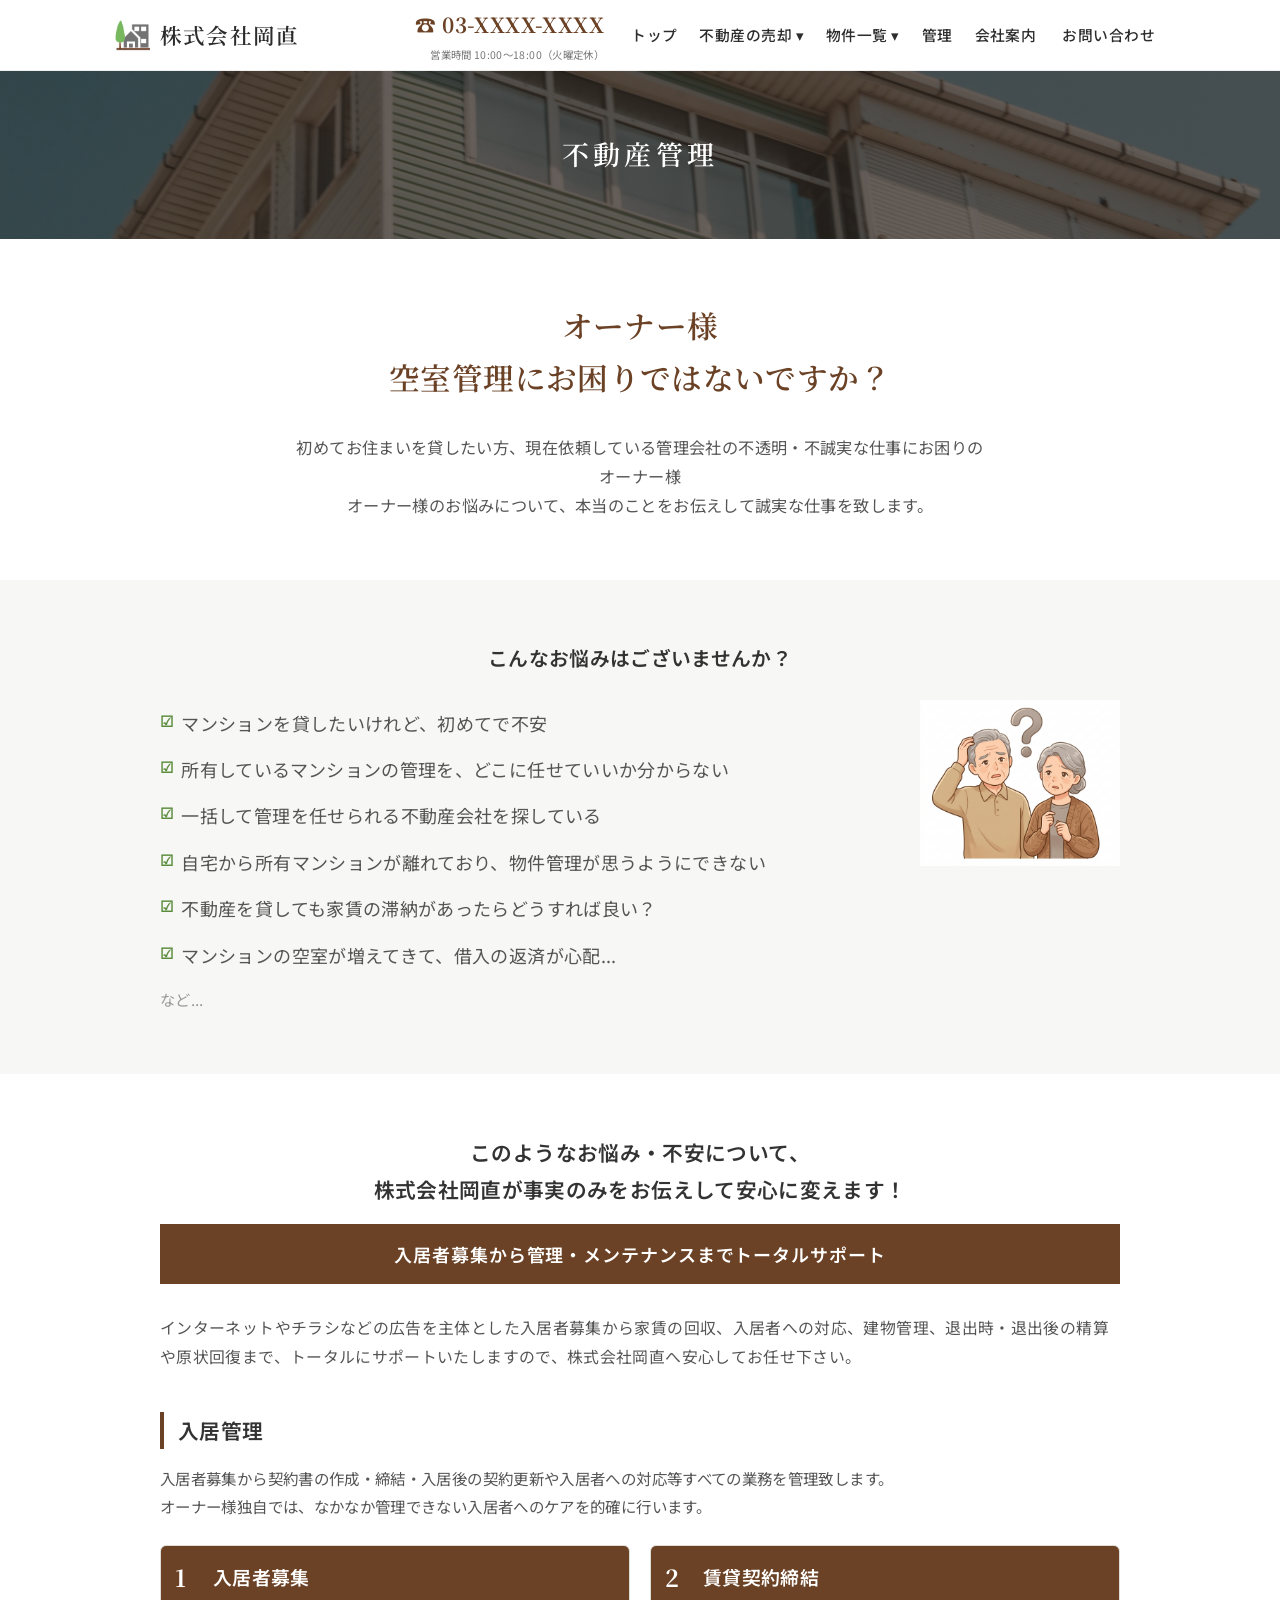
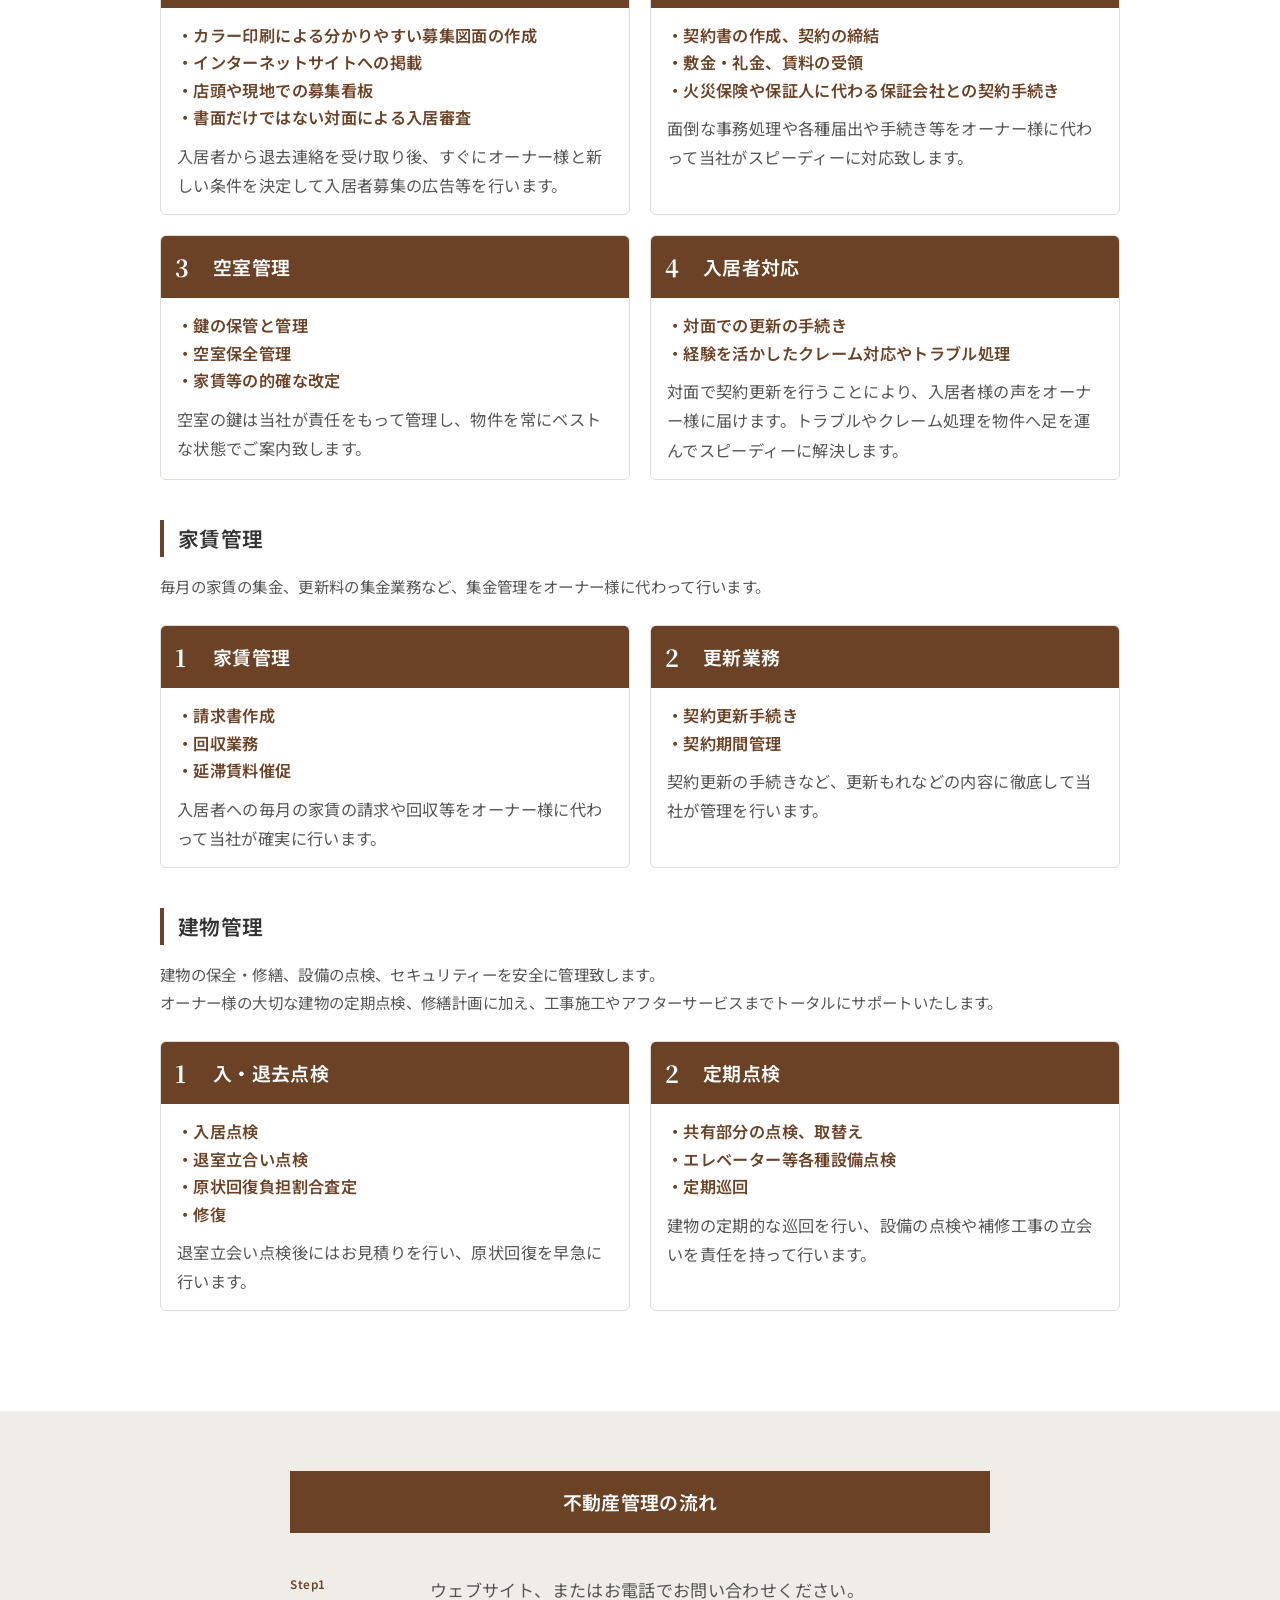
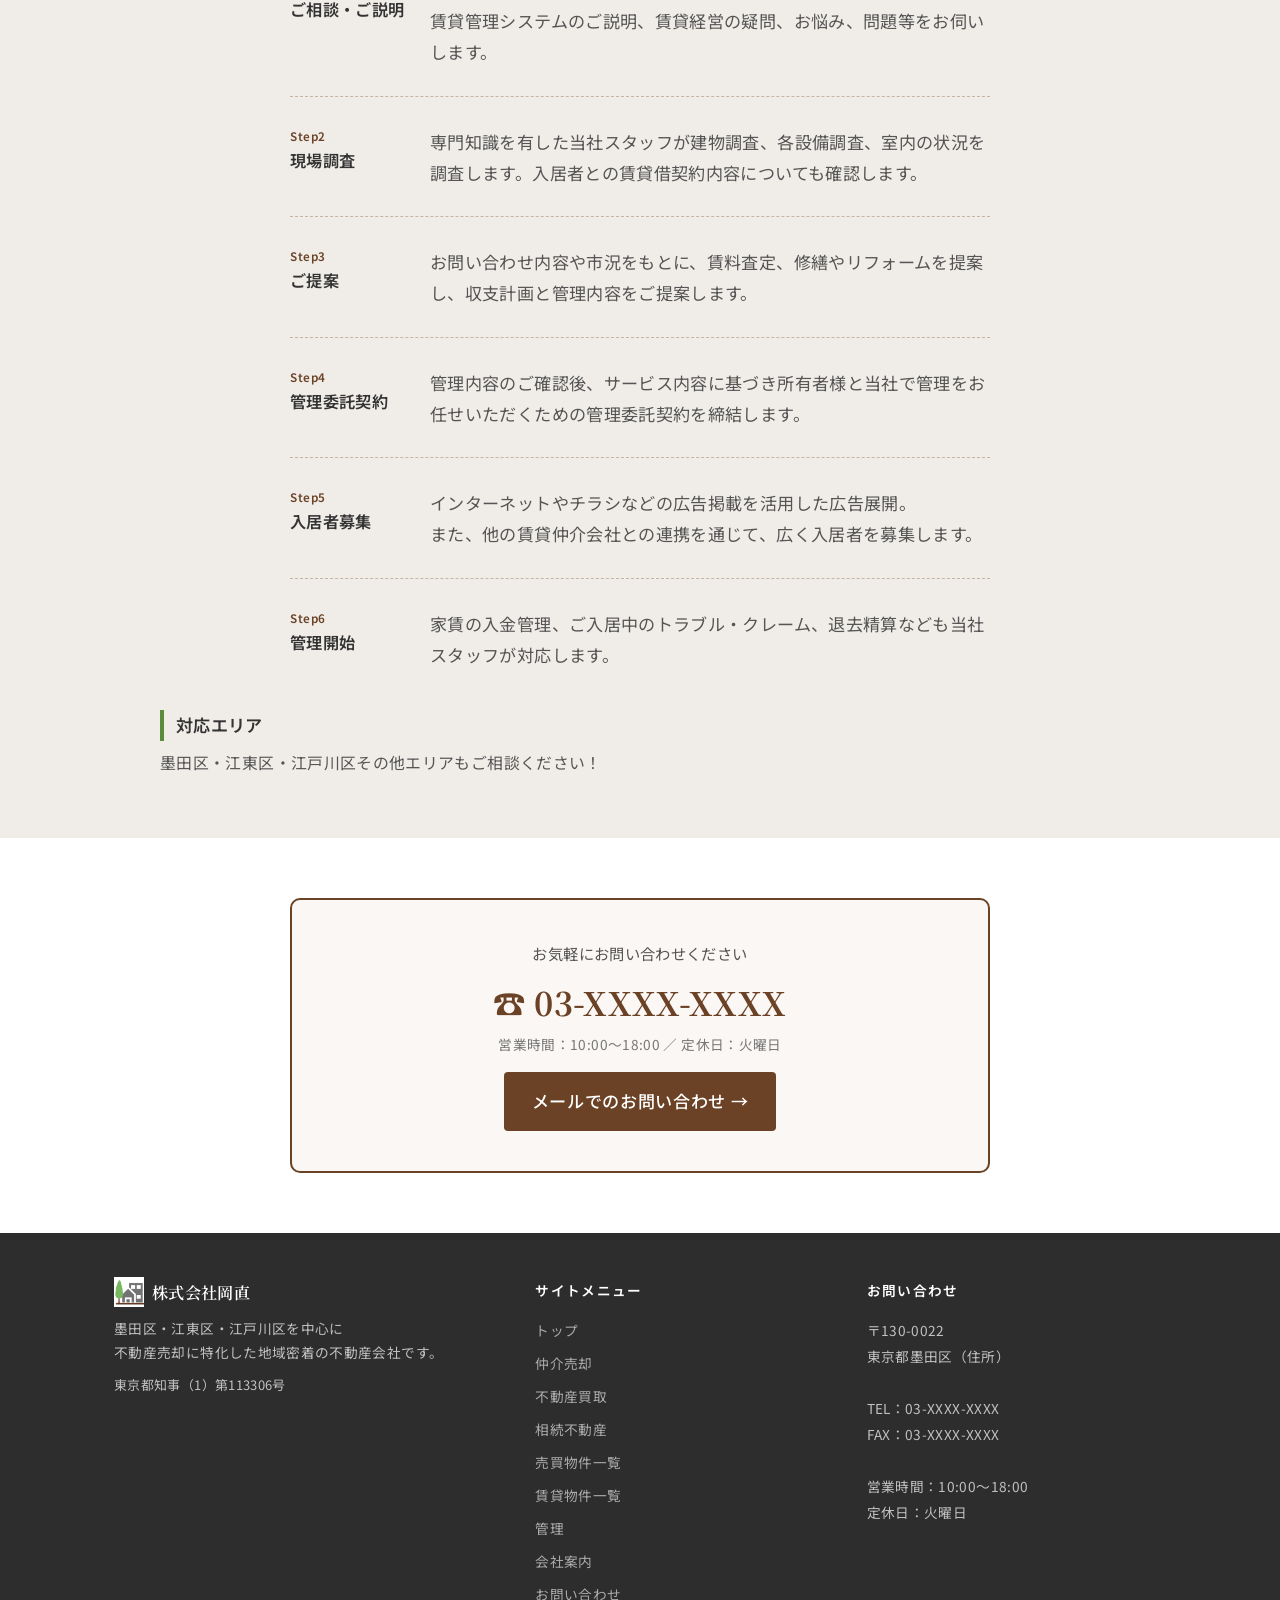
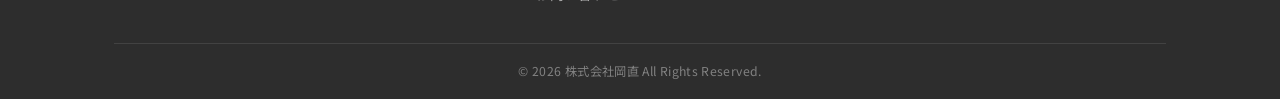
<file: management.html>
<!DOCTYPE html>
<html lang="ja">
<head>
<meta charset="UTF-8">
<meta name="viewport" content="width=device-width, initial-scale=1.0">
<title>不動産管理｜株式会社岡直</title>
<link rel="stylesheet" href="css/style.css">
<style>
.mg{font-family:'Noto Sans JP','Hiragino Kaku Gothic ProN',sans-serif;color:#333;line-height:1.8;letter-spacing:.02em}
.mg *{box-sizing:border-box}
.mg-wrap{max-width:1000px;margin:0 auto;padding:0 20px}

/* Hero title bar */
.mg-hero{margin-top:70px;background:linear-gradient(rgba(40,30,25,.7),rgba(40,30,25,.7)),url(images/management-title.jpg) center/cover no-repeat;padding:60px 0;text-align:center}
.mg-hero h1{color:#fff;font-family:'Noto Serif JP',serif;font-size:1.5rem;font-weight:600;letter-spacing:.15em}

.mg-sec{padding:60px 0}
.mg-sec--gray{background:#F7F7F5}

/* Main heading */
.mg-main-ttl{text-align:center;font-family:'Noto Serif JP',serif;font-size:clamp(1.2rem,2.5vw,1.6rem);font-weight:600;color:#6B4226;margin-bottom:30px;line-height:1.7}

/* Pain points with illustration */
.mg-pain{display:flex;gap:30px;align-items:flex-start}
.mg-pain__list{flex:1}
.mg-pain__item{display:flex;align-items:flex-start;gap:8px;font-size:.9rem;color:#555;padding:7px 0}
.mg-pain__item::before{content:'☑';color:#5A8C3C;font-weight:700;flex-shrink:0;font-size:.85rem}
.mg-pain__img{width:200px;flex-shrink:0}
.mg-pain__img img{width:100%}
.mg-pain__etc{font-size:.85rem;color:#999;margin-top:8px}

/* Announce banner */
.mg-announce{text-align:center;font-size:1.05rem;font-weight:600;margin-bottom:16px;line-height:1.8}

/* Brown title bar */
.mg-bar{background:#6B4226;color:#fff;text-align:center;padding:14px 0;font-size:1rem;font-weight:600;letter-spacing:.05em;margin-bottom:30px}

/* Section sub-title with left border */
.mg-sec-ttl{font-size:1.1rem;font-weight:600;color:#333;padding-left:14px;border-left:4px solid #6B4226;margin-bottom:16px}

/* Service cards 2x2 grid */
.mg-cards{display:grid;grid-template-columns:repeat(2,1fr);gap:20px;margin-bottom:40px}
.mg-card{border:1px solid #E0DDD8;border-radius:6px;overflow:hidden}
.mg-card__head{background:#6B4226;color:#fff;display:flex;align-items:center;gap:10px;padding:10px 14px}
.mg-card__num{font-family:'Noto Serif JP',serif;font-size:1.3rem;font-weight:700;min-width:28px}
.mg-card__title{font-size:.95rem;font-weight:600}
.mg-card__body{padding:14px 16px}
.mg-card__highlights{font-size:.82rem;font-weight:600;color:#6B4226;line-height:1.7;margin-bottom:10px}
.mg-card__text{font-size:.82rem;color:#555;line-height:1.8}

/* Flow section */
.mg-flow-sec{background:#F0EDE8;padding:60px 0}
.mg-flow-bar{background:#6B4226;color:#fff;text-align:center;padding:14px 0;font-size:1.05rem;font-weight:600;margin-bottom:40px;max-width:700px;margin-left:auto;margin-right:auto}
.mg-flow{max-width:700px;margin:0 auto}
.mg-flow__step{display:flex;gap:20px;margin-bottom:28px;align-items:flex-start}
.mg-flow__label{flex-shrink:0;width:120px}
.mg-flow__label p{font-size:.65rem;color:#6B4226;font-weight:600;letter-spacing:.05em}
.mg-flow__label h3{font-size:.9rem;font-weight:600;color:#333}
.mg-flow__text{flex:1;font-size:.84rem;color:#555;line-height:1.8;padding-top:2px}
.mg-flow__step+.mg-flow__step{border-top:1px dashed #C4B5A5;padding-top:28px}

/* Area */
.mg-area-ttl{font-size:.95rem;font-weight:600;padding-left:12px;border-left:4px solid #5A8C3C;margin-bottom:8px;color:#333}
.mg-area-text{font-size:.88rem;color:#555}

/* Phone CTA */
.mg-cta{background:#FAF7F4;border:2px solid #6B4226;border-radius:8px;padding:30px;display:flex;align-items:center;justify-content:space-between;gap:20px;max-width:700px;margin:30px auto 0}
.mg-cta__left{display:flex;align-items:center;gap:10px}
.mg-cta__left svg{width:20px;height:20px}
.mg-cta__left span{font-size:.85rem;font-weight:500}
.mg-cta__right{text-align:right}
.mg-cta__announce{font-size:.78rem;color:#555;margin-bottom:2px}
.mg-cta__num{font-family:'Noto Serif JP',serif;font-size:1.5rem;font-weight:700;color:#6B4226}
.mg-cta__info{font-size:.7rem;color:#999}

/* Bottom phone banner */
.mg-bottom-cta{text-align:center;padding:40px 28px;background:#FAF7F4;border:2px solid #6B4226;border-radius:10px;max-width:700px;margin:0 auto}
.mg-bottom-cta__num{font-family:'Noto Serif JP',serif;font-size:1.8rem;font-weight:700;color:#6B4226}

@media(max-width:768px){
  .mg-pain{flex-direction:column}.mg-pain__img{width:100%;max-width:180px;margin:0 auto}
  .mg-cards{grid-template-columns:1fr}
  .mg-cta{flex-direction:column;text-align:center}
  .mg-flow__step{flex-direction:column;gap:8px}
  .mg-flow__label{width:auto}
}

/* Global font size increase */
html { font-size: 18px; }
.bk-flow__ttl, .kt-flow__ttl, .sz-flow__ttl, .mg-sec-ttl { font-size: 1.15rem !important; }
.bk-flow__p, .kt-flow__p, .sz-flow__p { font-size: .95rem !important; }
.bk-faq__q, .kt-faq__q, .sz-faq__q { font-size: 1rem !important; }
.bk-faq__a, .kt-faq__a, .sz-faq__a { font-size: .95rem !important; }
.bk-subttl, .kt-subttl, .sz-subttl { font-size: 1.35rem !important; }
.bk-tbl, .kt-tbl { font-size: .92rem !important; }
.bk-tbl th, .bk-tbl td, .kt-tbl th, .kt-tbl td { font-size: .92rem !important; }
.bk-cost td { font-size: .9rem !important; }
.bk-sec-text { font-size: 1.35rem !important; }
.bk-sec-text strong { font-size: 1.5em !important; }
.bk-rec__mainttl { font-size: 1.5rem !important; }
.bk-rec__mainttl span { font-size: 1.5em !important; }
.bk-rec__bullet { font-size: 1rem !important; }
.bk-contract__body, .bk-contract__head { font-size: 1rem !important; }
.sz-pain__item, .kt-pain__item { font-size: 1rem !important; }
.sz-case__ttl { font-size: 1.1rem !important; }
.sz-case__list li { font-size: .95rem !important; }
.sz-pickup__text { font-size: 1rem !important; }
.mg-main-ttl { font-size: 1.7rem !important; }
.mg-pain__item { font-size: 1rem !important; }
.mg-card__title { font-size: 1.05rem !important; }
.mg-card__highlights { font-size: .9rem !important; }
.mg-card__text { font-size: .9rem !important; }
.mg-flow__text { font-size: .95rem !important; }
.mg-announce { font-size: 1.15rem !important; }
.kt-announce { font-size: 1.4rem !important; }
.kt-point__title { font-size: .95rem !important; }
.kt-point__text { font-size: .85rem !important; }
</style>
</head>
<body>

<header class="header"><div class="header__inner"><a href="index.html" class="header__logo"><img src="images/logo-icon.png" alt="岡直"><span class="header__logo-text">株式会社岡直</span></a><div class="header__right"><div class="header__phone"><span class="header__phone-num">☎ 03-XXXX-XXXX</span><span class="header__phone-info">営業時間 10:00〜18:00（火曜定休）</span></div><nav class="nav"><a href="index.html" class="nav__link">トップ</a><div class="nav__item"><a href="#" class="nav__link">不動産の売却 ▾</a><div class="nav__dropdown"><a href="brokerage.html">仲介売却</a><a href="purchase.html">不動産買取</a><a href="inheritance.html">相続不動産</a></div></div><div class="nav__item"><a href="#" class="nav__link">物件一覧 ▾</a><div class="nav__dropdown"><a href="properties-sale.html">売買物件</a><a href="properties-rent.html">賃貸物件</a></div></div><a href="management.html" class="nav__link">管理</a><a href="company.html" class="nav__link">会社案内</a><a href="contact.html" class="nav__link nav__cta">お問い合わせ</a></nav></div><button class="hamburger" aria-label="メニュー"><span></span><span></span><span></span></button></div></header>

<div class="mg">

<!-- Hero -->
<div class="mg-hero"><h1>不動産管理</h1></div>

<!-- Main message -->
<div class="mg-sec">
<div class="mg-wrap">
<h2 class="mg-main-ttl">オーナー様<br>空室管理にお困りではないですか？</h2>
<div style="text-align:center;font-size:.9rem;color:#555;max-width:700px;margin:0 auto">
<p>初めてお住まいを貸したい方、現在依頼している管理会社の不透明・不誠実な仕事にお困りのオーナー様</p>
<p>オーナー様のお悩みについて、本当のことをお伝えして誠実な仕事を致します。</p>
</div>
</div>
</div>

<!-- Pain Points with illustration -->
<div class="mg-sec mg-sec--gray">
<div class="mg-wrap">
<h3 style="text-align:center;font-size:1.1rem;font-weight:600;margin-bottom:24px">こんなお悩みはございませんか？</h3>
<div class="mg-pain">
<div class="mg-pain__list">
<div class="mg-pain__item">マンションを貸したいけれど、初めてで不安</div>
<div class="mg-pain__item">所有しているマンションの管理を、どこに任せていいか分からない</div>
<div class="mg-pain__item">一括して管理を任せられる不動産会社を探している</div>
<div class="mg-pain__item">自宅から所有マンションが離れており、物件管理が思うようにできない</div>
<div class="mg-pain__item">不動産を貸しても家賃の滞納があったらどうすれば良い？</div>
<div class="mg-pain__item">マンションの空室が増えてきて、借入の返済が心配...</div>
<p class="mg-pain__etc">など...</p>
</div>
<div class="mg-pain__img"><img src="images/management__image.png" alt=""></div>
</div>
</div>
</div>

<!-- Total Support -->
<div class="mg-sec">
<div class="mg-wrap">
<p class="mg-announce">このようなお悩み・不安について、<br>株式会社岡直が事実のみをお伝えして安心に変えます！</p>
<div class="mg-bar">入居者募集から管理・メンテナンスまでトータルサポート</div>
<p style="font-size:.88rem;color:#555;margin-bottom:40px">インターネットやチラシなどの広告を主体とした入居者募集から家賃の回収、入居者への対応、建物管理、退出時・退出後の精算や原状回復まで、トータルにサポートいたしますので、株式会社岡直へ安心してお任せ下さい。</p>

<!-- 入居管理 -->
<h3 class="mg-sec-ttl">入居管理</h3>
<p style="font-size:.86rem;color:#555;margin-bottom:24px">入居者募集から契約書の作成・締結・入居後の契約更新や入居者への対応等すべての業務を管理致します。<br>オーナー様独自では、なかなか管理できない入居者へのケアを的確に行います。</p>
<div class="mg-cards">
<div class="mg-card"><div class="mg-card__head"><span class="mg-card__num">1</span><span class="mg-card__title">入居者募集</span></div><div class="mg-card__body"><p class="mg-card__highlights">・カラー印刷による分かりやすい募集図面の作成<br>・インターネットサイトへの掲載<br>・店頭や現地での募集看板<br>・書面だけではない対面による入居審査</p><p class="mg-card__text">入居者から退去連絡を受け取り後、すぐにオーナー様と新しい条件を決定して入居者募集の広告等を行います。</p></div></div>
<div class="mg-card"><div class="mg-card__head"><span class="mg-card__num">2</span><span class="mg-card__title">賃貸契約締結</span></div><div class="mg-card__body"><p class="mg-card__highlights">・契約書の作成、契約の締結<br>・敷金・礼金、賃料の受領<br>・火災保険や保証人に代わる保証会社との契約手続き</p><p class="mg-card__text">面倒な事務処理や各種届出や手続き等をオーナー様に代わって当社がスピーディーに対応致します。</p></div></div>
<div class="mg-card"><div class="mg-card__head"><span class="mg-card__num">3</span><span class="mg-card__title">空室管理</span></div><div class="mg-card__body"><p class="mg-card__highlights">・鍵の保管と管理<br>・空室保全管理<br>・家賃等の的確な改定</p><p class="mg-card__text">空室の鍵は当社が責任をもって管理し、物件を常にベストな状態でご案内致します。</p></div></div>
<div class="mg-card"><div class="mg-card__head"><span class="mg-card__num">4</span><span class="mg-card__title">入居者対応</span></div><div class="mg-card__body"><p class="mg-card__highlights">・対面での更新の手続き<br>・経験を活かしたクレーム対応やトラブル処理</p><p class="mg-card__text">対面で契約更新を行うことにより、入居者様の声をオーナー様に届けます。トラブルやクレーム処理を物件へ足を運んでスピーディーに解決します。</p></div></div>
</div>

<!-- 家賃管理 -->
<h3 class="mg-sec-ttl">家賃管理</h3>
<p style="font-size:.86rem;color:#555;margin-bottom:24px">毎月の家賃の集金、更新料の集金業務など、集金管理をオーナー様に代わって行います。</p>
<div class="mg-cards">
<div class="mg-card"><div class="mg-card__head"><span class="mg-card__num">1</span><span class="mg-card__title">家賃管理</span></div><div class="mg-card__body"><p class="mg-card__highlights">・請求書作成<br>・回収業務<br>・延滞賃料催促</p><p class="mg-card__text">入居者への毎月の家賃の請求や回収等をオーナー様に代わって当社が確実に行います。</p></div></div>
<div class="mg-card"><div class="mg-card__head"><span class="mg-card__num">2</span><span class="mg-card__title">更新業務</span></div><div class="mg-card__body"><p class="mg-card__highlights">・契約更新手続き<br>・契約期間管理</p><p class="mg-card__text">契約更新の手続きなど、更新もれなどの内容に徹底して当社が管理を行います。</p></div></div>
</div>

<!-- 建物管理 -->
<h3 class="mg-sec-ttl">建物管理</h3>
<p style="font-size:.86rem;color:#555;margin-bottom:24px">建物の保全・修繕、設備の点検、セキュリティーを安全に管理致します。<br>オーナー様の大切な建物の定期点検、修繕計画に加え、工事施工やアフターサービスまでトータルにサポートいたします。</p>
<div class="mg-cards">
<div class="mg-card"><div class="mg-card__head"><span class="mg-card__num">1</span><span class="mg-card__title">入・退去点検</span></div><div class="mg-card__body"><p class="mg-card__highlights">・入居点検<br>・退室立合い点検<br>・原状回復負担割合査定<br>・修復</p><p class="mg-card__text">退室立会い点検後にはお見積りを行い、原状回復を早急に行います。</p></div></div>
<div class="mg-card"><div class="mg-card__head"><span class="mg-card__num">2</span><span class="mg-card__title">定期点検</span></div><div class="mg-card__body"><p class="mg-card__highlights">・共有部分の点検、取替え<br>・エレベーター等各種設備点検<br>・定期巡回</p><p class="mg-card__text">建物の定期的な巡回を行い、設備の点検や補修工事の立会いを責任を持って行います。</p></div></div>
</div>
</div>
</div>

<!-- Flow -->
<div class="mg-flow-sec">
<div class="mg-wrap">
<div class="mg-flow-bar">不動産管理の流れ</div>
<div class="mg-flow">
<div class="mg-flow__step"><div class="mg-flow__label"><p>Step1</p><h3>ご相談・ご説明</h3></div><div class="mg-flow__text">ウェブサイト、またはお電話でお問い合わせください。<br>賃貸管理システムのご説明、賃貸経営の疑問、お悩み、問題等をお伺いします。</div></div>
<div class="mg-flow__step"><div class="mg-flow__label"><p>Step2</p><h3>現場調査</h3></div><div class="mg-flow__text">専門知識を有した当社スタッフが建物調査、各設備調査、室内の状況を調査します。入居者との賃貸借契約内容についても確認します。</div></div>
<div class="mg-flow__step"><div class="mg-flow__label"><p>Step3</p><h3>ご提案</h3></div><div class="mg-flow__text">お問い合わせ内容や市況をもとに、賃料査定、修繕やリフォームを提案し、収支計画と管理内容をご提案します。</div></div>
<div class="mg-flow__step"><div class="mg-flow__label"><p>Step4</p><h3>管理委託契約</h3></div><div class="mg-flow__text">管理内容のご確認後、サービス内容に基づき所有者様と当社で管理をお任せいただくための管理委託契約を締結します。</div></div>
<div class="mg-flow__step"><div class="mg-flow__label"><p>Step5</p><h3>入居者募集</h3></div><div class="mg-flow__text">インターネットやチラシなどの広告掲載を活用した広告展開。<br>また、他の賃貸仲介会社との連携を通じて、広く入居者を募集します。</div></div>
<div class="mg-flow__step"><div class="mg-flow__label"><p>Step6</p><h3>管理開始</h3></div><div class="mg-flow__text">家賃の入金管理、ご入居中のトラブル・クレーム、退去精算なども当社スタッフが対応します。</div></div>
</div>

<div style="margin-top:40px">
<h3 class="mg-area-ttl">対応エリア</h3>
<p class="mg-area-text">墨田区・江東区・江戸川区その他エリアもご相談ください！</p>
</div>



</div>
</div>

<!-- Bottom CTA -->
<div class="mg-sec">
<div class="mg-wrap">
<div class="mg-bottom-cta">
<p style="font-size:.85rem;color:#555;margin-bottom:6px">お気軽にお問い合わせください</p>
<p class="mg-bottom-cta__num">☎ 03-XXXX-XXXX</p>
<p style="font-size:.76rem;color:#777;margin-bottom:16px">営業時間：10:00〜18:00 ／ 定休日：火曜日</p>
<a href="contact.html" class="btn btn--primary">メールでのお問い合わせ →</a>
</div>
</div>
</div>

</div><!-- .mg -->

<footer class="footer"><div class="container"><div class="footer__inner"><div class="footer__brand"><div class="footer__logo"><img src="images/logo-icon.png" alt="岡直"><span class="footer__logo-text">株式会社岡直</span></div><p class="footer__desc">墨田区・江東区・江戸川区を中心に<br>不動産売却に特化した地域密着の不動産会社です。</p><p class="footer__desc" style="font-size:.72rem">東京都知事（1）第113306号</p></div><div><p class="footer__heading">サイトメニュー</p><div class="footer__links"><a href="index.html">トップ</a><a href="brokerage.html">仲介売却</a><a href="purchase.html">不動産買取</a><a href="inheritance.html">相続不動産</a><a href="properties-sale.html">売買物件一覧</a><a href="properties-rent.html">賃貸物件一覧</a><a href="management.html">管理</a><a href="company.html">会社案内</a><a href="contact.html">お問い合わせ</a></div></div><div><p class="footer__heading">お問い合わせ</p><div class="footer__contact-info">〒130-0022<br>東京都墨田区（住所）<br><br>TEL：03-XXXX-XXXX<br>FAX：03-XXXX-XXXX<br><br>営業時間：10:00〜18:00<br>定休日：火曜日</div></div></div><p class="footer__bottom">© 2026 株式会社岡直 All Rights Reserved.</p></div></footer>
<script src="js/main.js"></script>
</body>
</html>
</file>
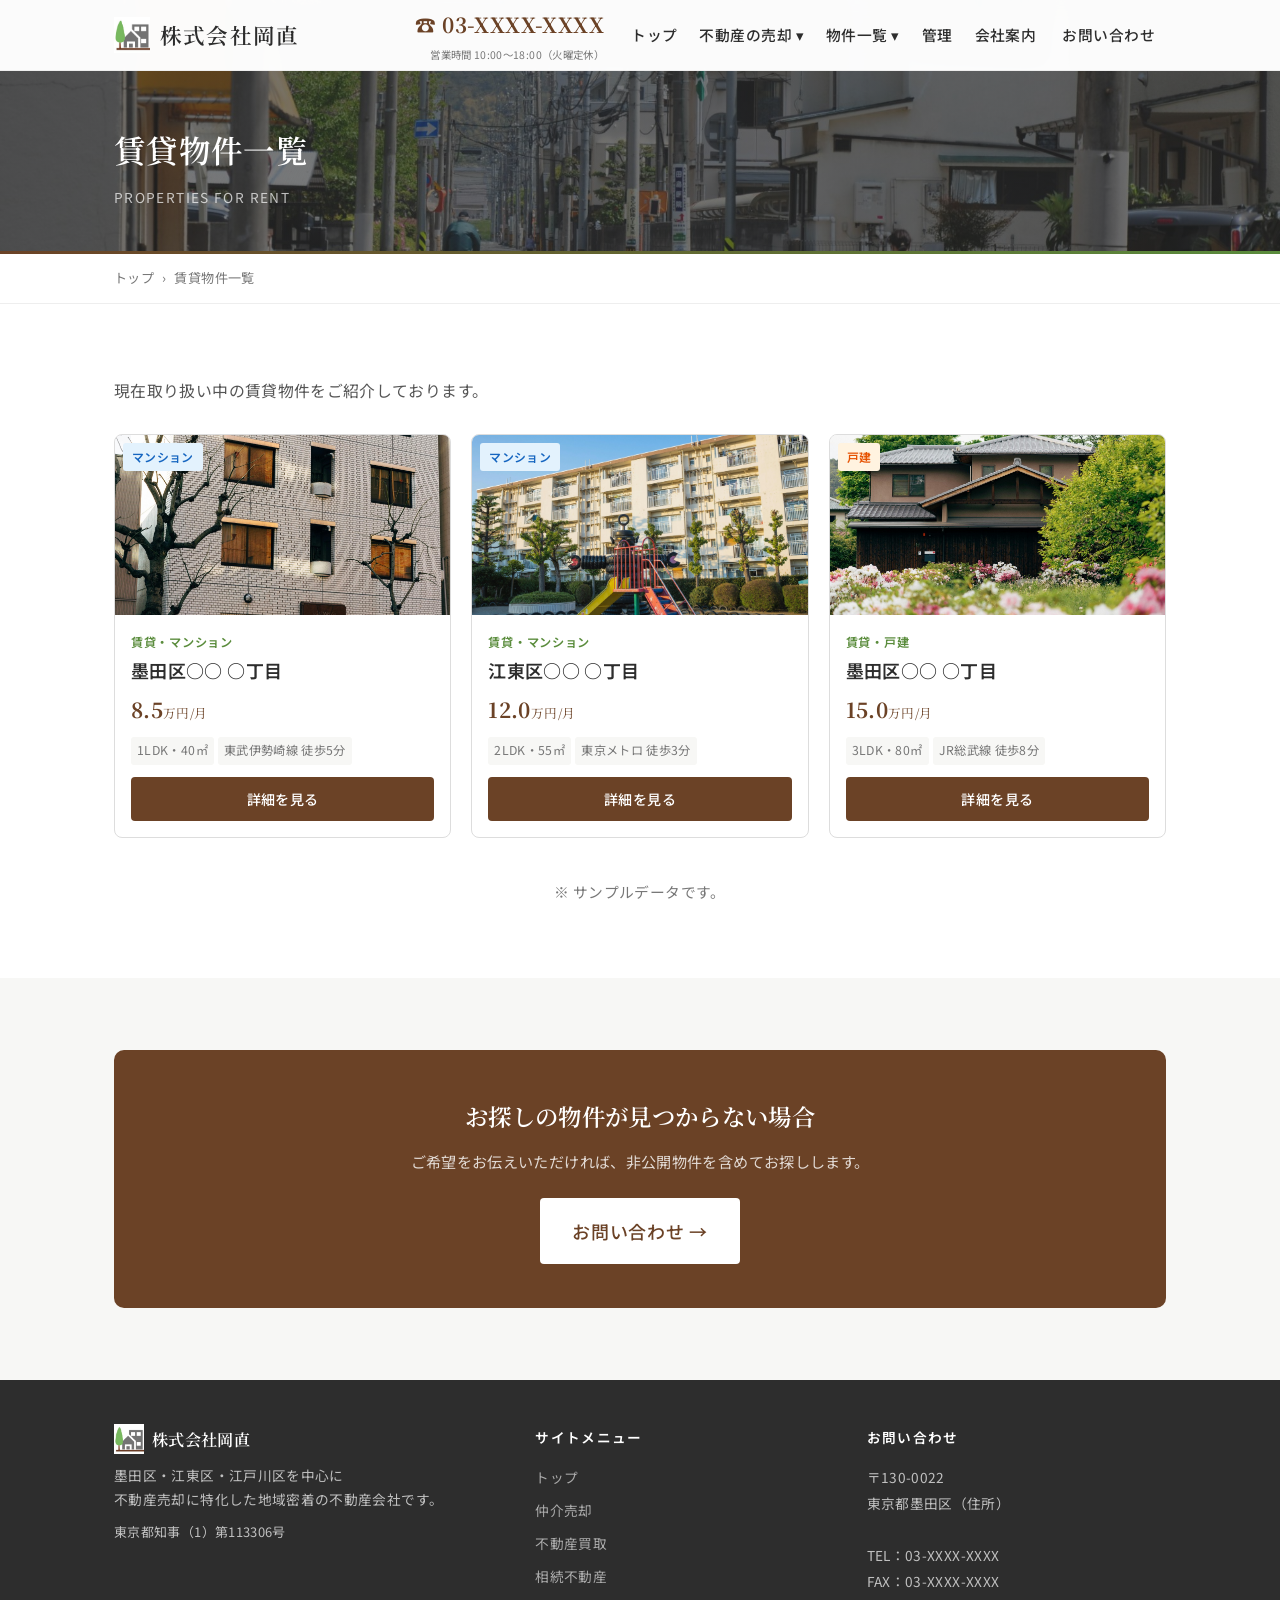
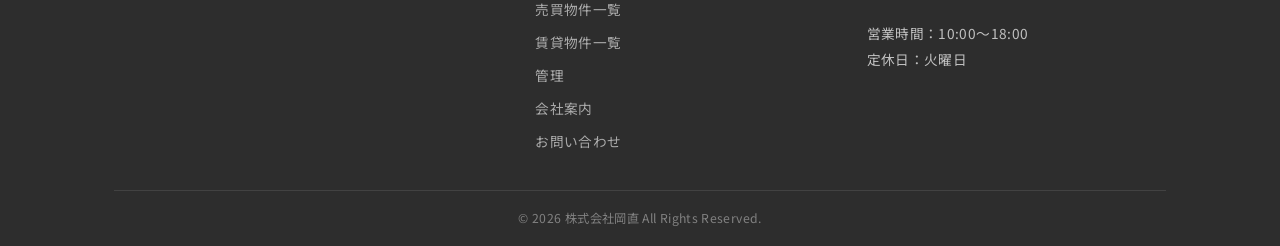
<file: properties-rent.html>
<!DOCTYPE html><html lang="ja"><head><meta charset="UTF-8"><meta name="viewport" content="width=device-width,initial-scale=1.0"><title>賃貸物件一覧｜株式会社岡直</title><link rel="stylesheet" href="css/style.css"><style>html{font-size:18px}</style></head><body>
<header class="header"><div class="header__inner"><a href="index.html" class="header__logo"><img src="images/logo-icon.png" alt="岡直"><span class="header__logo-text">株式会社岡直</span></a><div class="header__right"><div class="header__phone"><span class="header__phone-num">☎ 03-XXXX-XXXX</span><span class="header__phone-info">営業時間 10:00〜18:00（火曜定休）</span></div><nav class="nav"><a href="index.html" class="nav__link">トップ</a><div class="nav__item"><a href="#" class="nav__link">不動産の売却 ▾</a><div class="nav__dropdown"><a href="brokerage.html">仲介売却</a><a href="purchase.html">不動産買取</a><a href="inheritance.html">相続不動産</a></div></div><div class="nav__item"><a href="#" class="nav__link">物件一覧 ▾</a><div class="nav__dropdown"><a href="properties-sale.html">売買物件</a><a href="properties-rent.html">賃貸物件</a></div></div><a href="management.html" class="nav__link">管理</a><a href="company.html" class="nav__link">会社案内</a><a href="contact.html" class="nav__link nav__cta">お問い合わせ</a></nav></div><button class="hamburger" aria-label="メニュー"><span></span><span></span><span></span></button></div></header>
<div class="page-header page-header--photo"><div class="container"><h1 class="page-header__title">賃貸物件一覧</h1><p class="page-header__subtitle">Properties for Rent</p></div></div>
<div class="breadcrumb"><div class="container"><ul class="breadcrumb__list"><li><a href="index.html">トップ</a></li><li>›</li><li>賃貸物件一覧</li></ul></div></div>
<section class="section"><div class="container"><p style="font-size:.88rem;color:var(--text2);margin-bottom:28px">現在取り扱い中の賃貸物件をご紹介しております。</p><div class="property-grid">
<a href="property-detail.html" class="property-card fade-in"><div class="property-card__image"><img src="images/property-mansion-1.jpg" alt="マンション" style="width:100%;height:100%;object-fit:cover"><span class="property-card__badge property-card__badge--mansion">マンション</span></div><div class="property-card__body"><p class="property-card__type">賃貸・マンション</p><h3 class="property-card__title">墨田区○○ ○丁目</h3><p class="property-card__price">8.5<small>万円/月</small></p><div class="property-card__meta"><span class="property-card__meta-item">1LDK・40㎡</span><span class="property-card__meta-item">東武伊勢崎線 徒歩5分</span></div><span class="property-card__detail-btn">詳細を見る</span></div></a>
<a href="property-detail.html" class="property-card fade-in"><div class="property-card__image"><img src="images/property-mansion-2.jpg" alt="マンション" style="width:100%;height:100%;object-fit:cover"><span class="property-card__badge property-card__badge--mansion">マンション</span></div><div class="property-card__body"><p class="property-card__type">賃貸・マンション</p><h3 class="property-card__title">江東区○○ ○丁目</h3><p class="property-card__price">12.0<small>万円/月</small></p><div class="property-card__meta"><span class="property-card__meta-item">2LDK・55㎡</span><span class="property-card__meta-item">東京メトロ 徒歩3分</span></div><span class="property-card__detail-btn">詳細を見る</span></div></a>
<a href="property-detail.html" class="property-card fade-in"><div class="property-card__image"><img src="images/property-house.jpg" alt="戸建" style="width:100%;height:100%;object-fit:cover"><span class="property-card__badge property-card__badge--house">戸建</span></div><div class="property-card__body"><p class="property-card__type">賃貸・戸建</p><h3 class="property-card__title">墨田区○○ ○丁目</h3><p class="property-card__price">15.0<small>万円/月</small></p><div class="property-card__meta"><span class="property-card__meta-item">3LDK・80㎡</span><span class="property-card__meta-item">JR総武線 徒歩8分</span></div><span class="property-card__detail-btn">詳細を見る</span></div></a>
</div><p style="text-align:center;margin-top:40px;font-size:.82rem;color:var(--textm)">※ サンプルデータです。</p></div></section>
<section class="section section--gray"><div class="container"><div class="cta-banner fade-in"><h2 class="cta-banner__title">お探しの物件が見つからない場合</h2><p class="cta-banner__text">ご希望をお伝えいただければ、非公開物件を含めてお探しします。</p><a href="contact.html" class="btn btn--white btn--lg">お問い合わせ →</a></div></div></section>
<footer class="footer"><div class="container"><div class="footer__inner"><div class="footer__brand"><div class="footer__logo"><img src="images/logo-icon.png" alt="岡直"><span class="footer__logo-text">株式会社岡直</span></div><p class="footer__desc">墨田区・江東区・江戸川区を中心に<br>不動産売却に特化した地域密着の不動産会社です。</p><p class="footer__desc" style="font-size:.72rem">東京都知事（1）第113306号</p></div><div><p class="footer__heading">サイトメニュー</p><div class="footer__links"><a href="index.html">トップ</a><a href="brokerage.html">仲介売却</a><a href="purchase.html">不動産買取</a><a href="inheritance.html">相続不動産</a><a href="properties-sale.html">売買物件一覧</a><a href="properties-rent.html">賃貸物件一覧</a><a href="management.html">管理</a><a href="company.html">会社案内</a><a href="contact.html">お問い合わせ</a></div></div><div><p class="footer__heading">お問い合わせ</p><div class="footer__contact-info">〒130-0022<br>東京都墨田区（住所）<br><br>TEL：03-XXXX-XXXX<br>FAX：03-XXXX-XXXX<br><br>営業時間：10:00〜18:00<br>定休日：火曜日</div></div></div><p class="footer__bottom">© 2026 株式会社岡直 All Rights Reserved.</p></div></footer><script src="js/main.js"></script></body></html>
</file>
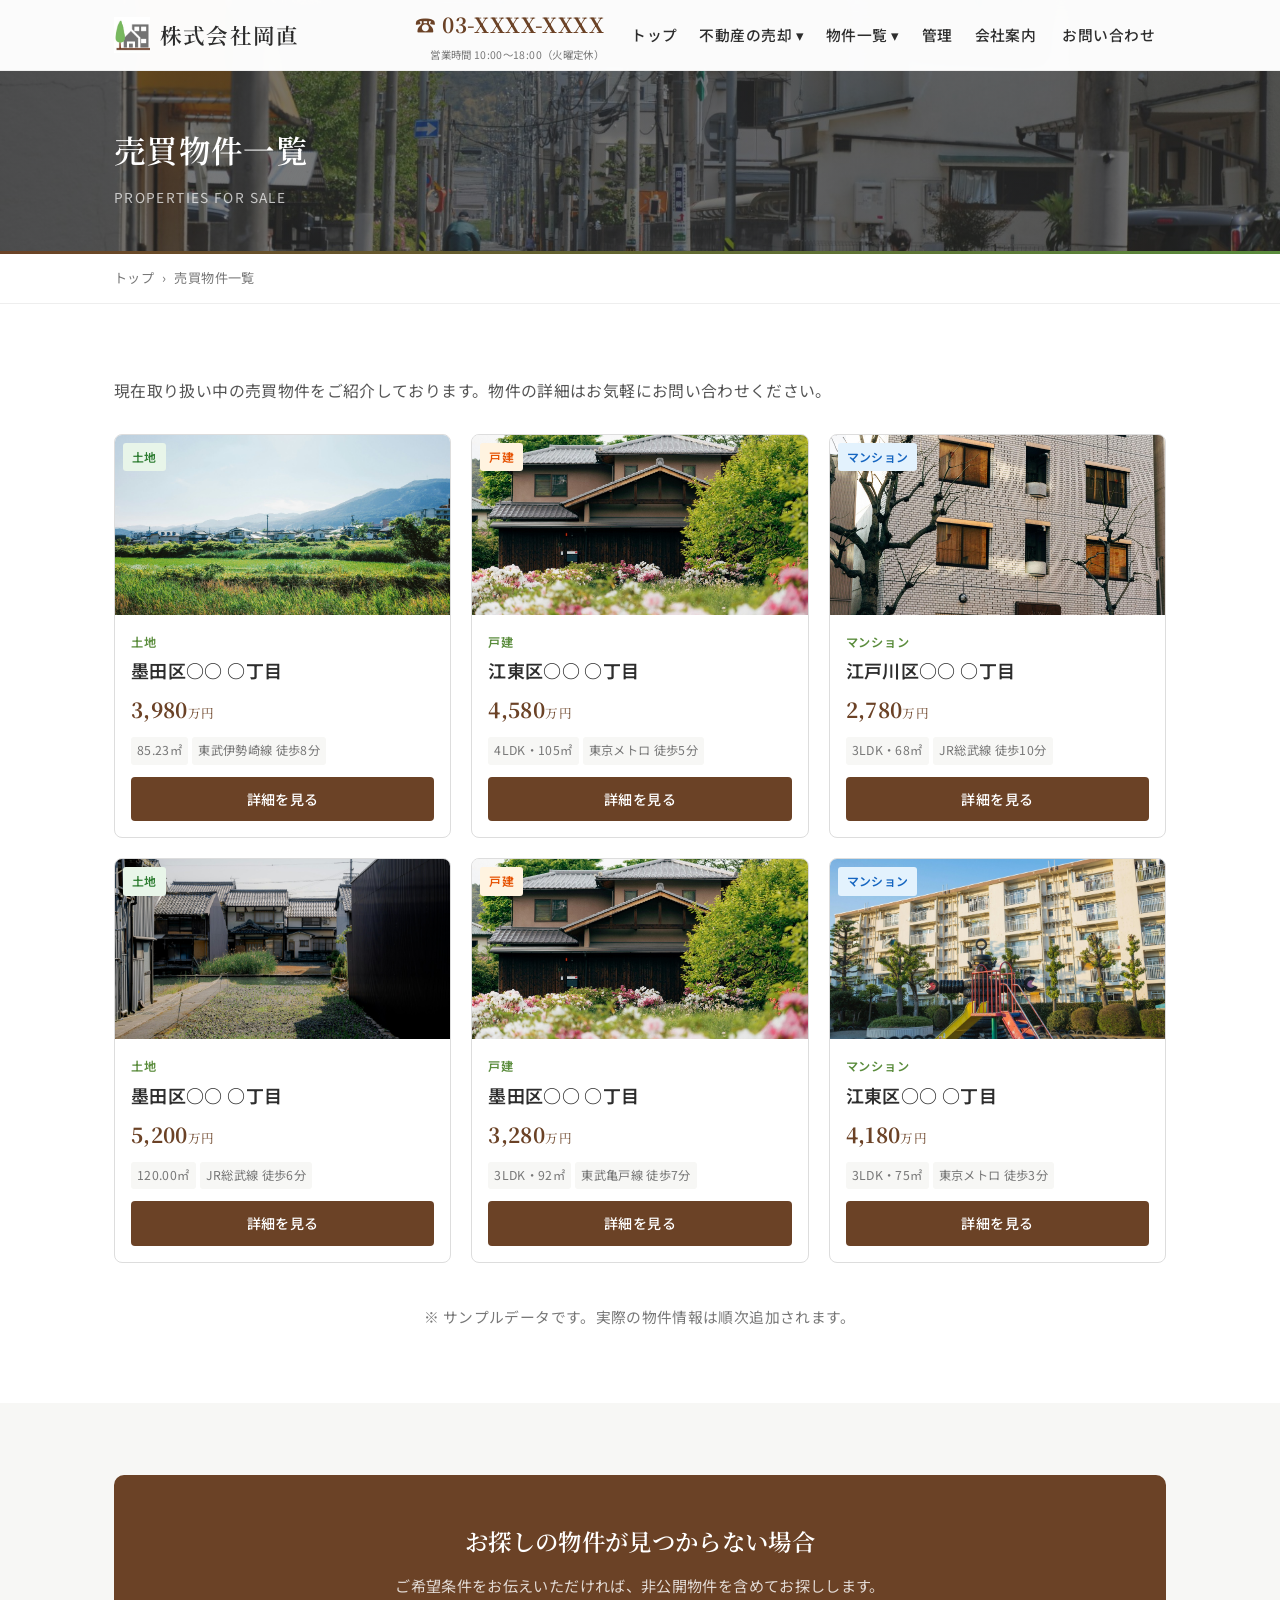
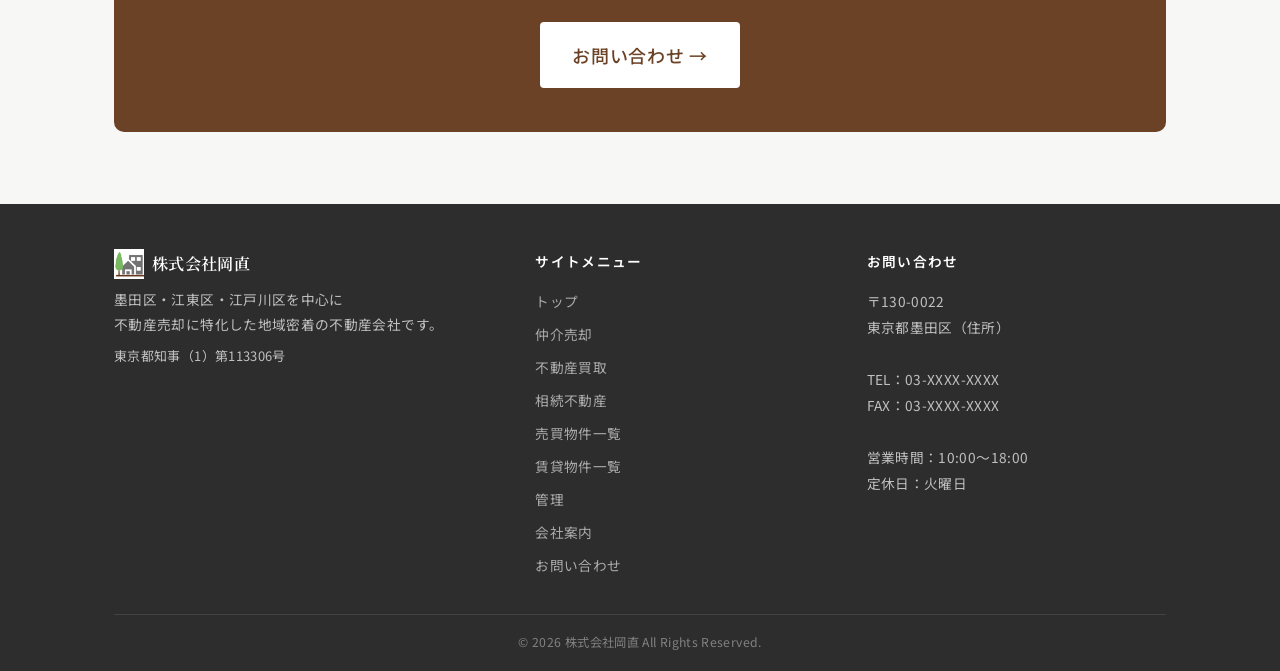
<file: properties-sale.html>
<!DOCTYPE html><html lang="ja"><head><meta charset="UTF-8"><meta name="viewport" content="width=device-width,initial-scale=1.0"><title>売買物件一覧｜株式会社岡直</title><link rel="stylesheet" href="css/style.css"><style>html{font-size:18px}</style></head><body>
<header class="header"><div class="header__inner"><a href="index.html" class="header__logo"><img src="images/logo-icon.png" alt="岡直"><span class="header__logo-text">株式会社岡直</span></a><div class="header__right"><div class="header__phone"><span class="header__phone-num">☎ 03-XXXX-XXXX</span><span class="header__phone-info">営業時間 10:00〜18:00（火曜定休）</span></div><nav class="nav"><a href="index.html" class="nav__link">トップ</a><div class="nav__item"><a href="#" class="nav__link">不動産の売却 ▾</a><div class="nav__dropdown"><a href="brokerage.html">仲介売却</a><a href="purchase.html">不動産買取</a><a href="inheritance.html">相続不動産</a></div></div><div class="nav__item"><a href="#" class="nav__link">物件一覧 ▾</a><div class="nav__dropdown"><a href="properties-sale.html">売買物件</a><a href="properties-rent.html">賃貸物件</a></div></div><a href="management.html" class="nav__link">管理</a><a href="company.html" class="nav__link">会社案内</a><a href="contact.html" class="nav__link nav__cta">お問い合わせ</a></nav></div><button class="hamburger" aria-label="メニュー"><span></span><span></span><span></span></button></div></header>
<div class="page-header page-header--photo"><div class="container"><h1 class="page-header__title">売買物件一覧</h1><p class="page-header__subtitle">Properties for Sale</p></div></div>
<div class="breadcrumb"><div class="container"><ul class="breadcrumb__list"><li><a href="index.html">トップ</a></li><li>›</li><li>売買物件一覧</li></ul></div></div>
<section class="section"><div class="container"><p style="font-size:.88rem;color:var(--text2);margin-bottom:28px">現在取り扱い中の売買物件をご紹介しております。物件の詳細はお気軽にお問い合わせください。</p><div class="property-grid">
<a href="property-detail.html" class="property-card fade-in"><div class="property-card__image"><img src="images/property-land-1.jpg" alt="土地" style="width:100%;height:100%;object-fit:cover"><span class="property-card__badge property-card__badge--land">土地</span></div><div class="property-card__body"><p class="property-card__type">土地</p><h3 class="property-card__title">墨田区○○ ○丁目</h3><p class="property-card__price">3,980<small>万円</small></p><div class="property-card__meta"><span class="property-card__meta-item">85.23㎡</span><span class="property-card__meta-item">東武伊勢崎線 徒歩8分</span></div><span class="property-card__detail-btn">詳細を見る</span></div></a>
<a href="property-detail.html" class="property-card fade-in"><div class="property-card__image"><img src="images/property-house.jpg" alt="戸建" style="width:100%;height:100%;object-fit:cover"><span class="property-card__badge property-card__badge--house">戸建</span></div><div class="property-card__body"><p class="property-card__type">戸建</p><h3 class="property-card__title">江東区○○ ○丁目</h3><p class="property-card__price">4,580<small>万円</small></p><div class="property-card__meta"><span class="property-card__meta-item">4LDK・105㎡</span><span class="property-card__meta-item">東京メトロ 徒歩5分</span></div><span class="property-card__detail-btn">詳細を見る</span></div></a>
<a href="property-detail.html" class="property-card fade-in"><div class="property-card__image"><img src="images/property-mansion-1.jpg" alt="マンション" style="width:100%;height:100%;object-fit:cover"><span class="property-card__badge property-card__badge--mansion">マンション</span></div><div class="property-card__body"><p class="property-card__type">マンション</p><h3 class="property-card__title">江戸川区○○ ○丁目</h3><p class="property-card__price">2,780<small>万円</small></p><div class="property-card__meta"><span class="property-card__meta-item">3LDK・68㎡</span><span class="property-card__meta-item">JR総武線 徒歩10分</span></div><span class="property-card__detail-btn">詳細を見る</span></div></a>
<a href="property-detail.html" class="property-card fade-in"><div class="property-card__image"><img src="images/property-land-2.jpg" alt="土地" style="width:100%;height:100%;object-fit:cover"><span class="property-card__badge property-card__badge--land">土地</span></div><div class="property-card__body"><p class="property-card__type">土地</p><h3 class="property-card__title">墨田区○○ ○丁目</h3><p class="property-card__price">5,200<small>万円</small></p><div class="property-card__meta"><span class="property-card__meta-item">120.00㎡</span><span class="property-card__meta-item">JR総武線 徒歩6分</span></div><span class="property-card__detail-btn">詳細を見る</span></div></a>
<a href="property-detail.html" class="property-card fade-in"><div class="property-card__image"><img src="images/property-house.jpg" alt="戸建" style="width:100%;height:100%;object-fit:cover"><span class="property-card__badge property-card__badge--house">戸建</span></div><div class="property-card__body"><p class="property-card__type">戸建</p><h3 class="property-card__title">墨田区○○ ○丁目</h3><p class="property-card__price">3,280<small>万円</small></p><div class="property-card__meta"><span class="property-card__meta-item">3LDK・92㎡</span><span class="property-card__meta-item">東武亀戸線 徒歩7分</span></div><span class="property-card__detail-btn">詳細を見る</span></div></a>
<a href="property-detail.html" class="property-card fade-in"><div class="property-card__image"><img src="images/property-mansion-2.jpg" alt="マンション" style="width:100%;height:100%;object-fit:cover"><span class="property-card__badge property-card__badge--mansion">マンション</span></div><div class="property-card__body"><p class="property-card__type">マンション</p><h3 class="property-card__title">江東区○○ ○丁目</h3><p class="property-card__price">4,180<small>万円</small></p><div class="property-card__meta"><span class="property-card__meta-item">3LDK・75㎡</span><span class="property-card__meta-item">東京メトロ 徒歩3分</span></div><span class="property-card__detail-btn">詳細を見る</span></div></a>
</div><p style="text-align:center;margin-top:40px;font-size:.82rem;color:var(--textm)">※ サンプルデータです。実際の物件情報は順次追加されます。</p></div></section>
<section class="section section--gray"><div class="container"><div class="cta-banner fade-in"><h2 class="cta-banner__title">お探しの物件が見つからない場合</h2><p class="cta-banner__text">ご希望条件をお伝えいただければ、非公開物件を含めてお探しします。</p><a href="contact.html" class="btn btn--white btn--lg">お問い合わせ →</a></div></div></section>
<footer class="footer"><div class="container"><div class="footer__inner"><div class="footer__brand"><div class="footer__logo"><img src="images/logo-icon.png" alt="岡直"><span class="footer__logo-text">株式会社岡直</span></div><p class="footer__desc">墨田区・江東区・江戸川区を中心に<br>不動産売却に特化した地域密着の不動産会社です。</p><p class="footer__desc" style="font-size:.72rem">東京都知事（1）第113306号</p></div><div><p class="footer__heading">サイトメニュー</p><div class="footer__links"><a href="index.html">トップ</a><a href="brokerage.html">仲介売却</a><a href="purchase.html">不動産買取</a><a href="inheritance.html">相続不動産</a><a href="properties-sale.html">売買物件一覧</a><a href="properties-rent.html">賃貸物件一覧</a><a href="management.html">管理</a><a href="company.html">会社案内</a><a href="contact.html">お問い合わせ</a></div></div><div><p class="footer__heading">お問い合わせ</p><div class="footer__contact-info">〒130-0022<br>東京都墨田区（住所）<br><br>TEL：03-XXXX-XXXX<br>FAX：03-XXXX-XXXX<br><br>営業時間：10:00〜18:00<br>定休日：火曜日</div></div></div><p class="footer__bottom">© 2026 株式会社岡直 All Rights Reserved.</p></div></footer><script src="js/main.js"></script></body></html>
</file>
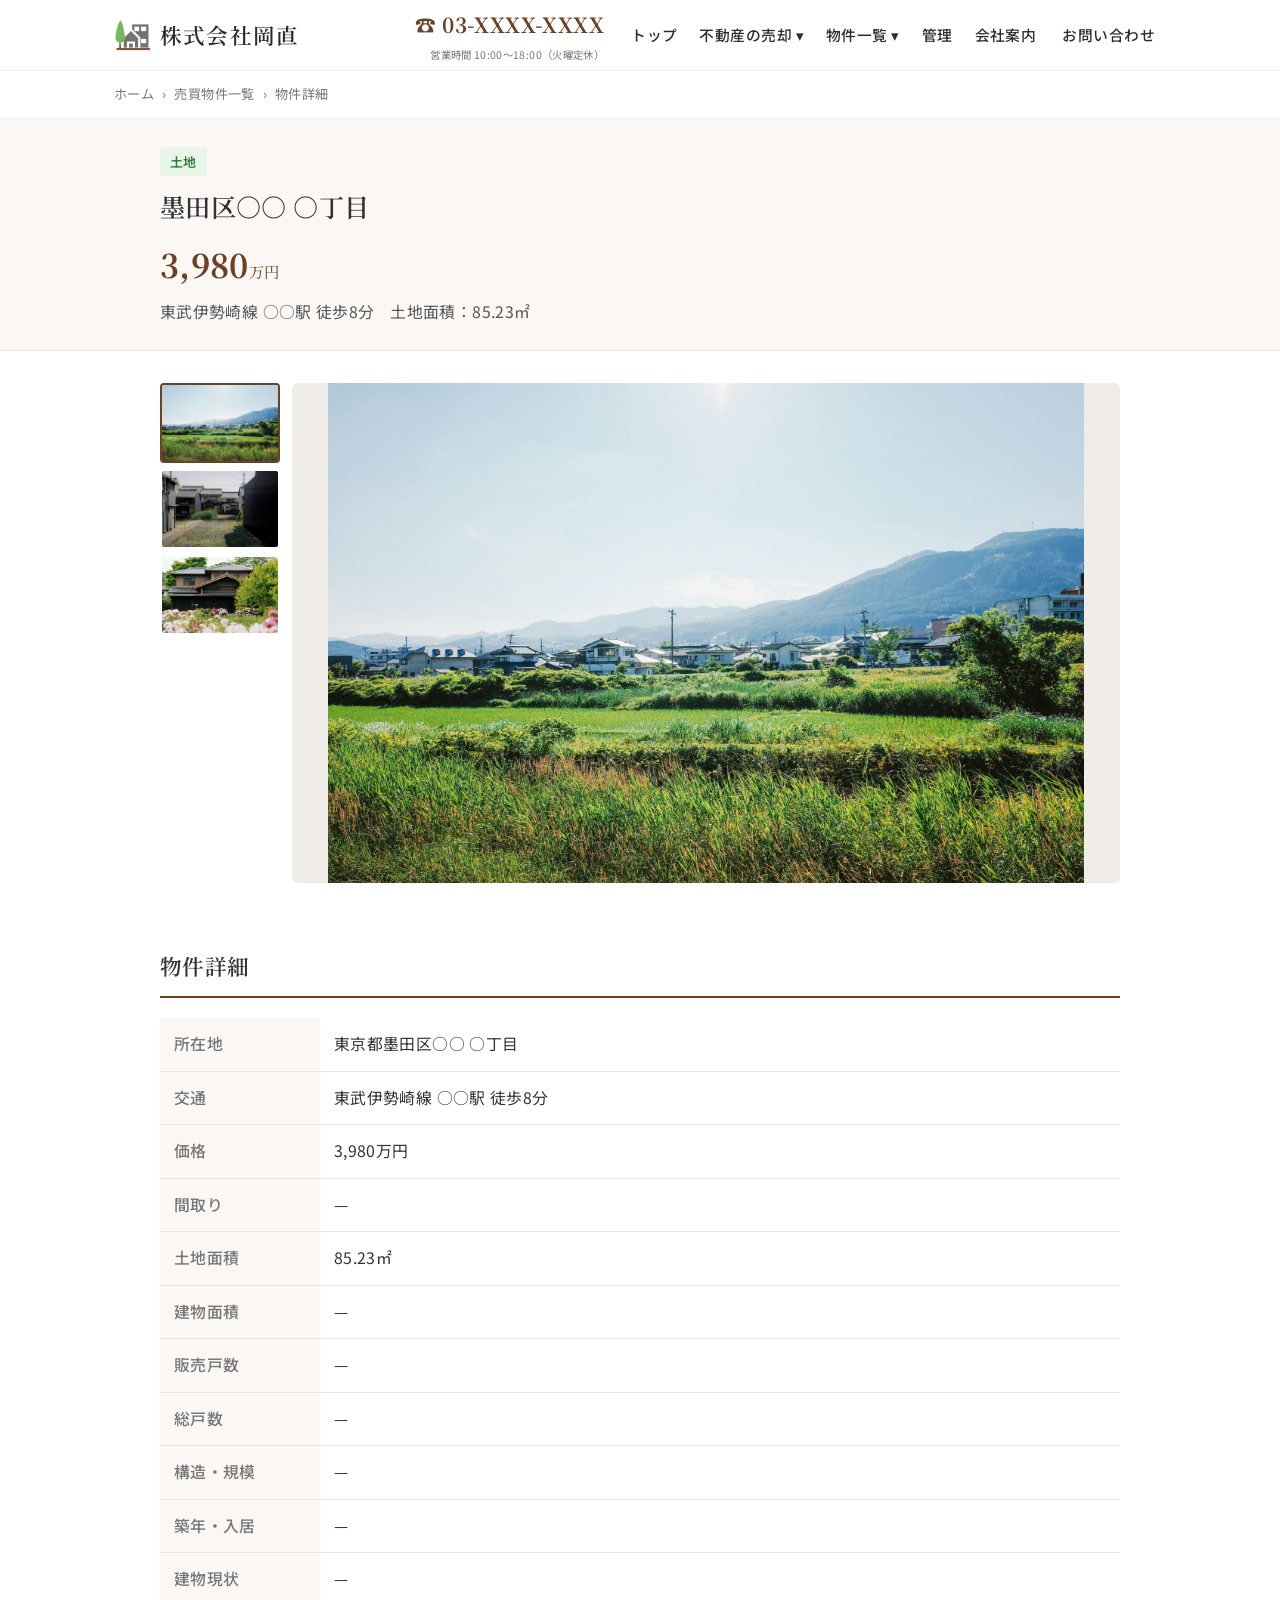
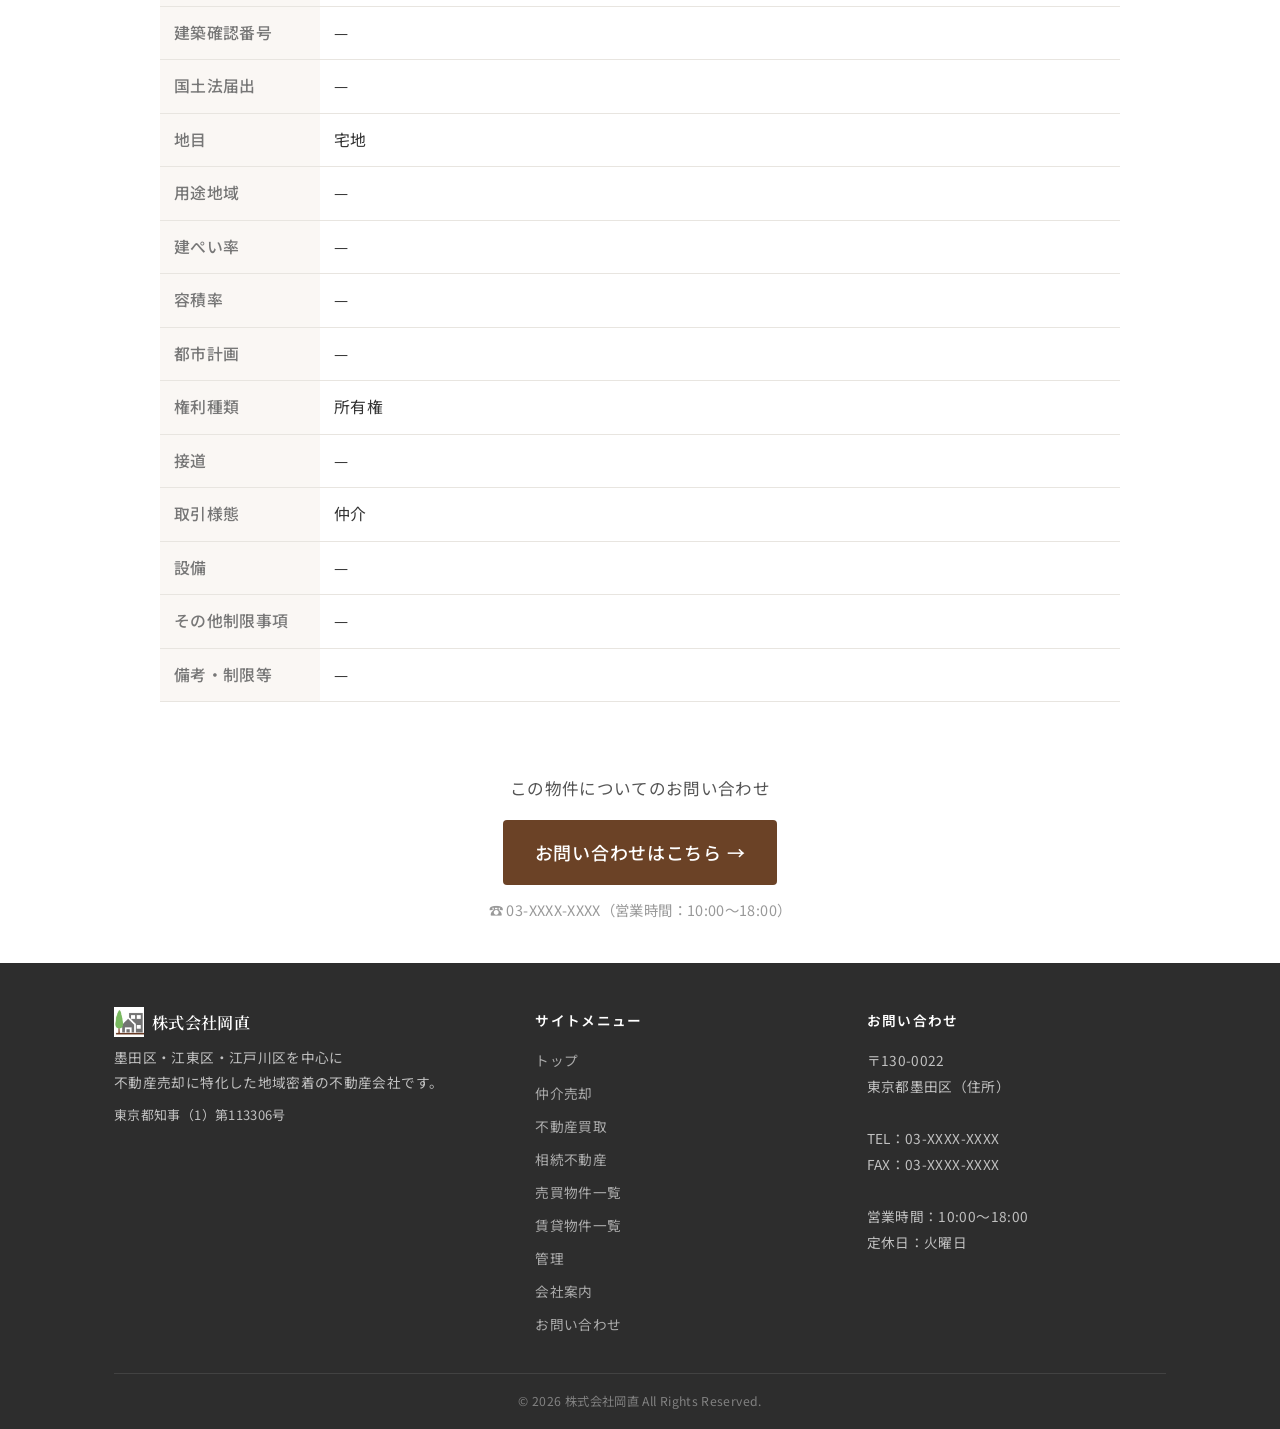
<file: property-detail.html>
<!DOCTYPE html>
<html lang="ja">
<head>
<meta charset="UTF-8">
<meta name="viewport" content="width=device-width, initial-scale=1.0">
<title>物件詳細｜株式会社岡直</title>
<link rel="stylesheet" href="css/style.css">
<style>
html{font-size:18px}
.pd{font-family:'Noto Sans JP','Hiragino Kaku Gothic ProN',sans-serif;color:#333;line-height:1.8}
.pd-wrap{max-width:1000px;margin:0 auto;padding:0 20px}

/* Overview bar */
.pd-overview{background:#FAF7F4;padding:24px 0;border-bottom:1px solid #E8E5E0}
.pd-overview__type{display:inline-block;font-size:.72rem;font-weight:600;padding:3px 10px;border-radius:3px;margin-bottom:8px}
.pd-overview__type--land{background:#E8F5E9;color:#2E7D32}
.pd-overview__type--house{background:#FFF3E0;color:#E65100}
.pd-overview__type--mansion{background:#E3F2FD;color:#1565C0}
.pd-overview__title{font-family:'Noto Serif JP',serif;font-size:1.4rem;font-weight:600;color:#333;margin-bottom:6px}
.pd-overview__price{font-family:'Noto Serif JP',serif;font-size:1.8rem;font-weight:700;color:#6B4226;margin-bottom:4px}
.pd-overview__price small{font-size:.85rem;font-weight:400}
.pd-overview__meta{display:flex;gap:16px;flex-wrap:wrap;font-size:.88rem;color:#555}

/* Gallery */
.pd-gallery{padding:32px 0}
.pd-gallery__inner{display:flex;gap:12px}
.pd-gallery__thumbs{width:120px;flex-shrink:0;display:flex;flex-direction:column;gap:6px;max-height:500px;overflow-y:auto}
.pd-gallery__thumb{width:120px;height:80px;border-radius:4px;overflow:hidden;cursor:pointer;border:2px solid transparent;transition:border-color .2s;flex-shrink:0}
.pd-gallery__thumb.active{border-color:#6B4226}
.pd-gallery__thumb img{width:100%;height:100%;object-fit:cover}
.pd-gallery__main{flex:1;border-radius:6px;overflow:hidden;background:#F0EDE8;display:flex;align-items:center;justify-content:center;min-height:400px}
.pd-gallery__main img{width:100%;height:100%;object-fit:contain;max-height:500px}

/* Detail specs table */
.pd-specs{padding:32px 0}
.pd-specs__ttl{font-family:'Noto Serif JP',serif;font-size:1.2rem;font-weight:600;margin-bottom:20px;padding-bottom:10px;border-bottom:2px solid #6B4226;color:#333}
.pd-specs__table{width:100%;border-collapse:collapse}
.pd-specs__table th,.pd-specs__table td{padding:12px 14px;font-size:.88rem;border-bottom:1px solid #E8E5E0;text-align:left;vertical-align:top}
.pd-specs__table th{width:160px;background:#FAF7F4;color:#777;font-weight:500;white-space:nowrap}
.pd-specs__table td{color:#333}

/* CTA */
.pd-cta{text-align:center;padding:40px 0}

@media(max-width:768px){
  .pd-gallery__inner{flex-direction:column-reverse}
  .pd-gallery__thumbs{width:100%;flex-direction:row;overflow-x:auto;max-height:none}
  .pd-gallery__thumb{width:80px;height:56px;flex-shrink:0}
  .pd-gallery__main{min-height:260px}
  .pd-specs__table th{width:120px;font-size:.82rem}
  .pd-specs__table td{font-size:.82rem}
}
</style>
</head>
<body>

<header class="header"><div class="header__inner"><a href="index.html" class="header__logo"><img src="images/logo-icon.png" alt="岡直"><span class="header__logo-text">株式会社岡直</span></a><div class="header__right"><div class="header__phone"><span class="header__phone-num">☎ 03-XXXX-XXXX</span><span class="header__phone-info">営業時間 10:00〜18:00（火曜定休）</span></div><nav class="nav"><a href="index.html" class="nav__link">トップ</a><div class="nav__item"><a href="#" class="nav__link">不動産の売却 ▾</a><div class="nav__dropdown"><a href="brokerage.html">仲介売却</a><a href="purchase.html">不動産買取</a><a href="inheritance.html">相続不動産</a></div></div><div class="nav__item"><a href="#" class="nav__link">物件一覧 ▾</a><div class="nav__dropdown"><a href="properties-sale.html">売買物件</a><a href="properties-rent.html">賃貸物件</a></div></div><a href="management.html" class="nav__link">管理</a><a href="company.html" class="nav__link">会社案内</a><a href="contact.html" class="nav__link nav__cta">お問い合わせ</a></nav></div><button class="hamburger" aria-label="メニュー"><span></span><span></span><span></span></button></div></header>

<div class="pd" style="margin-top:70px">

<div class="breadcrumb"><div class="container"><ul class="breadcrumb__list"><li><a href="index.html">ホーム</a></li><li>›</li><li><a href="properties-sale.html">売買物件一覧</a></li><li>›</li><li>物件詳細</li></ul></div></div>

<!-- Overview (BEFORE images per client) -->
<div class="pd-overview">
<div class="pd-wrap">
<span class="pd-overview__type pd-overview__type--land">土地</span>
<h1 class="pd-overview__title">墨田区○○ ○丁目</h1>
<p class="pd-overview__price">3,980<small>万円</small></p>
<div class="pd-overview__meta">
<span>東武伊勢崎線 ○○駅 徒歩8分</span>
<span>土地面積：85.23㎡</span>
</div>
</div>
</div>

<!-- Gallery (thumbnails left, large image right) -->
<div class="pd-gallery">
<div class="pd-wrap">
<div class="pd-gallery__inner">
<div class="pd-gallery__thumbs" id="thumbs">
<div class="pd-gallery__thumb active" onclick="showImage(0)"><img src="images/property-land-1.jpg" alt=""></div>
<div class="pd-gallery__thumb" onclick="showImage(1)"><img src="images/property-land-2.jpg" alt=""></div>
<div class="pd-gallery__thumb" onclick="showImage(2)"><img src="images/property-house.jpg" alt=""></div>
</div>
<div class="pd-gallery__main" id="mainImage">
<img src="images/property-land-1.jpg" alt="物件画像" id="mainImg">
</div>
</div>
</div>
</div>

<!-- Detail Specs Table (at bottom per client) -->
<div class="pd-specs">
<div class="pd-wrap">
<h2 class="pd-specs__ttl">物件詳細</h2>
<table class="pd-specs__table">
<tr><th>所在地</th><td>東京都墨田区○○ ○丁目</td></tr>
<tr><th>交通</th><td>東武伊勢崎線 ○○駅 徒歩8分</td></tr>
<tr><th>価格</th><td>3,980万円</td></tr>
<tr><th>間取り</th><td>—</td></tr>
<tr><th>土地面積</th><td>85.23㎡</td></tr>
<tr><th>建物面積</th><td>—</td></tr>
<tr><th>販売戸数</th><td>—</td></tr>
<tr><th>総戸数</th><td>—</td></tr>
<tr><th>構造・規模</th><td>—</td></tr>
<tr><th>築年・入居</th><td>—</td></tr>
<tr><th>建物現状</th><td>—</td></tr>
<tr><th>建築確認番号</th><td>—</td></tr>
<tr><th>国土法届出</th><td>—</td></tr>
<tr><th>地目</th><td>宅地</td></tr>
<tr><th>用途地域</th><td>—</td></tr>
<tr><th>建ぺい率</th><td>—</td></tr>
<tr><th>容積率</th><td>—</td></tr>
<tr><th>都市計画</th><td>—</td></tr>
<tr><th>権利種類</th><td>所有権</td></tr>
<tr><th>接道</th><td>—</td></tr>
<tr><th>取引様態</th><td>仲介</td></tr>
<tr><th>設備</th><td>—</td></tr>
<tr><th>その他制限事項</th><td>—</td></tr>
<tr><th>備考・制限等</th><td>—</td></tr>
</table>
</div>
</div>

<!-- Inquiry button only (no form per client) -->
<div class="pd-cta">
<div class="pd-wrap">
<p style="font-size:.92rem;color:#555;margin-bottom:16px">この物件についてのお問い合わせ</p>
<a href="contact.html" class="btn btn--primary btn--lg">お問い合わせはこちら →</a>
<p style="font-size:.8rem;color:#999;margin-top:12px">☎ 03-XXXX-XXXX（営業時間：10:00〜18:00）</p>
</div>
</div>

</div><!-- .pd -->

<footer class="footer"><div class="container"><div class="footer__inner"><div class="footer__brand"><div class="footer__logo"><img src="images/logo-icon.png" alt="岡直"><span class="footer__logo-text">株式会社岡直</span></div><p class="footer__desc">墨田区・江東区・江戸川区を中心に<br>不動産売却に特化した地域密着の不動産会社です。</p><p class="footer__desc" style="font-size:.72rem">東京都知事（1）第113306号</p></div><div><p class="footer__heading">サイトメニュー</p><div class="footer__links"><a href="index.html">トップ</a><a href="brokerage.html">仲介売却</a><a href="purchase.html">不動産買取</a><a href="inheritance.html">相続不動産</a><a href="properties-sale.html">売買物件一覧</a><a href="properties-rent.html">賃貸物件一覧</a><a href="management.html">管理</a><a href="company.html">会社案内</a><a href="contact.html">お問い合わせ</a></div></div><div><p class="footer__heading">お問い合わせ</p><div class="footer__contact-info">〒130-0022<br>東京都墨田区（住所）<br><br>TEL：03-XXXX-XXXX<br>FAX：03-XXXX-XXXX<br><br>営業時間：10:00〜18:00<br>定休日：火曜日</div></div></div><p class="footer__bottom">© 2026 株式会社岡直 All Rights Reserved.</p></div></footer>

<script src="js/main.js"></script>
<script>
function showImage(index) {
  const thumbs = document.querySelectorAll('.pd-gallery__thumb');
  const mainImg = document.getElementById('mainImg');
  thumbs.forEach(t => t.classList.remove('active'));
  thumbs[index].classList.add('active');
  mainImg.src = thumbs[index].querySelector('img').src;
}
</script>
</body>
</html>
</file>
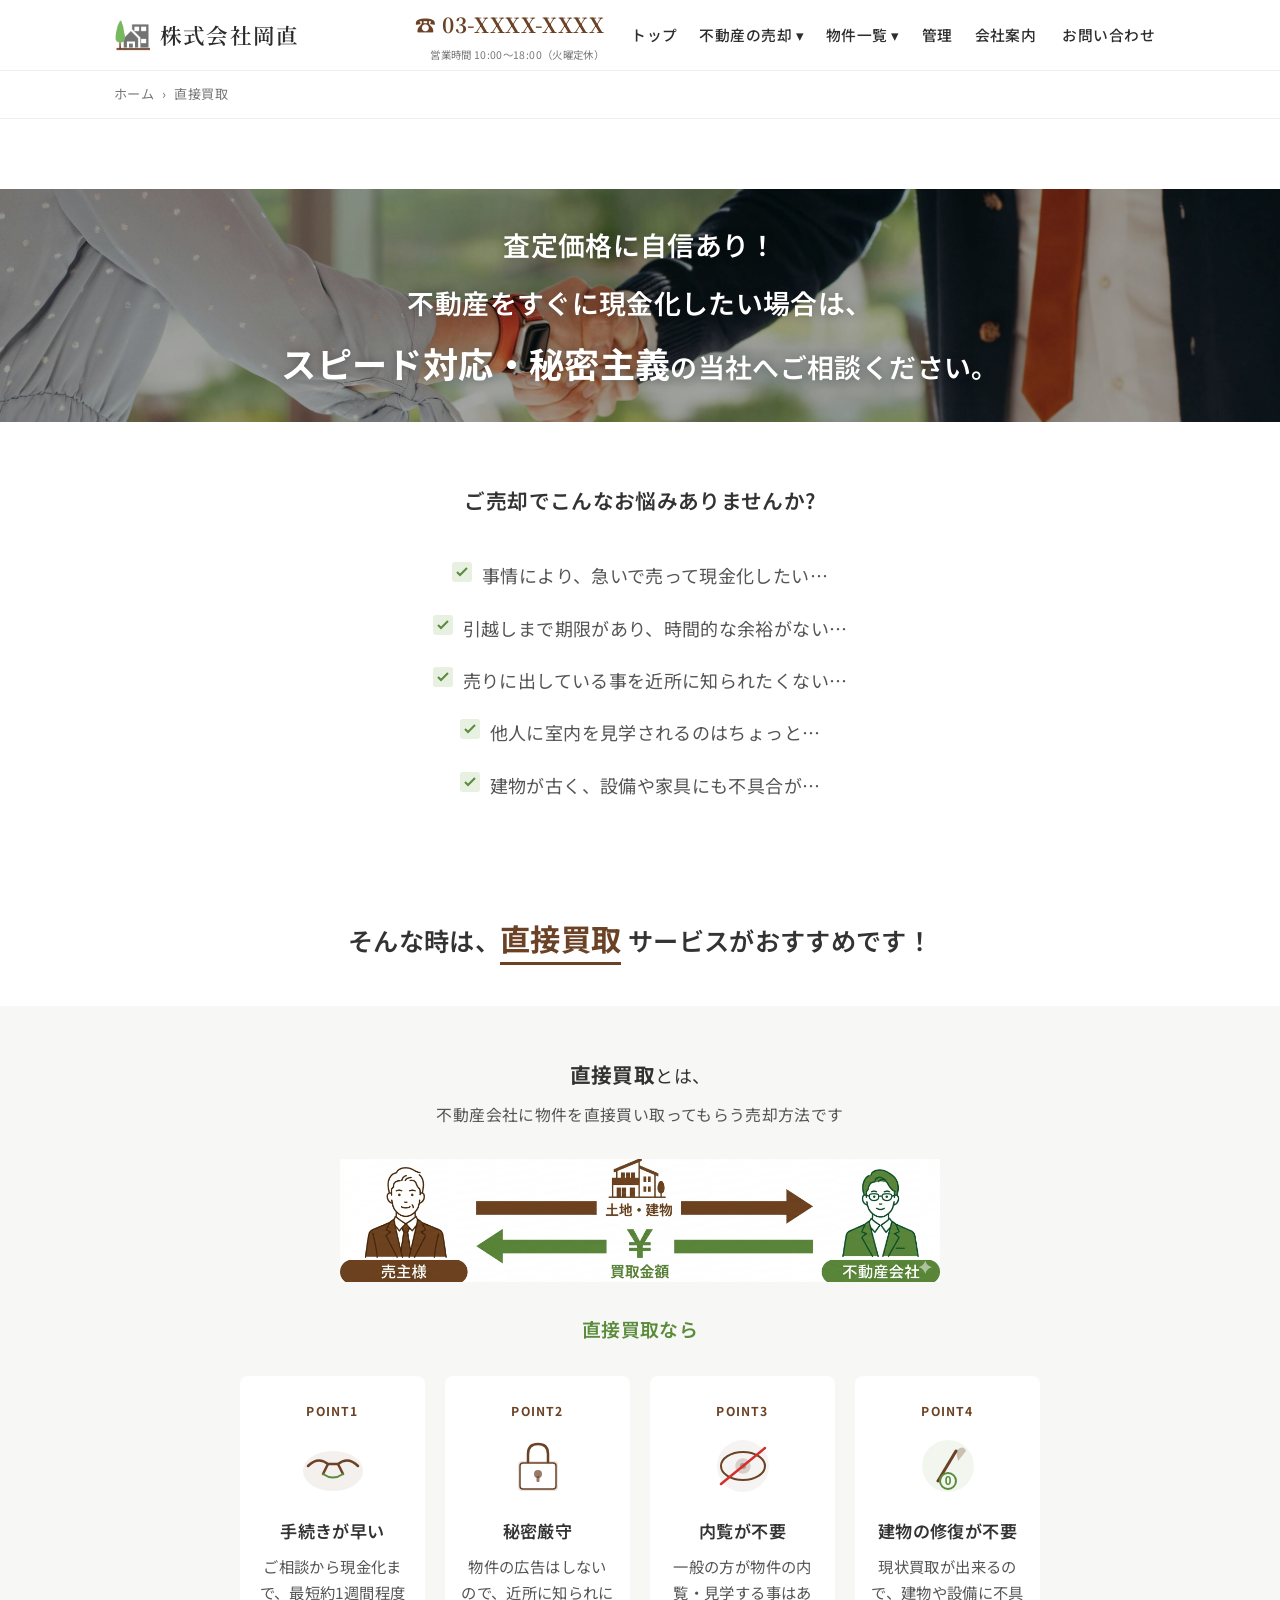
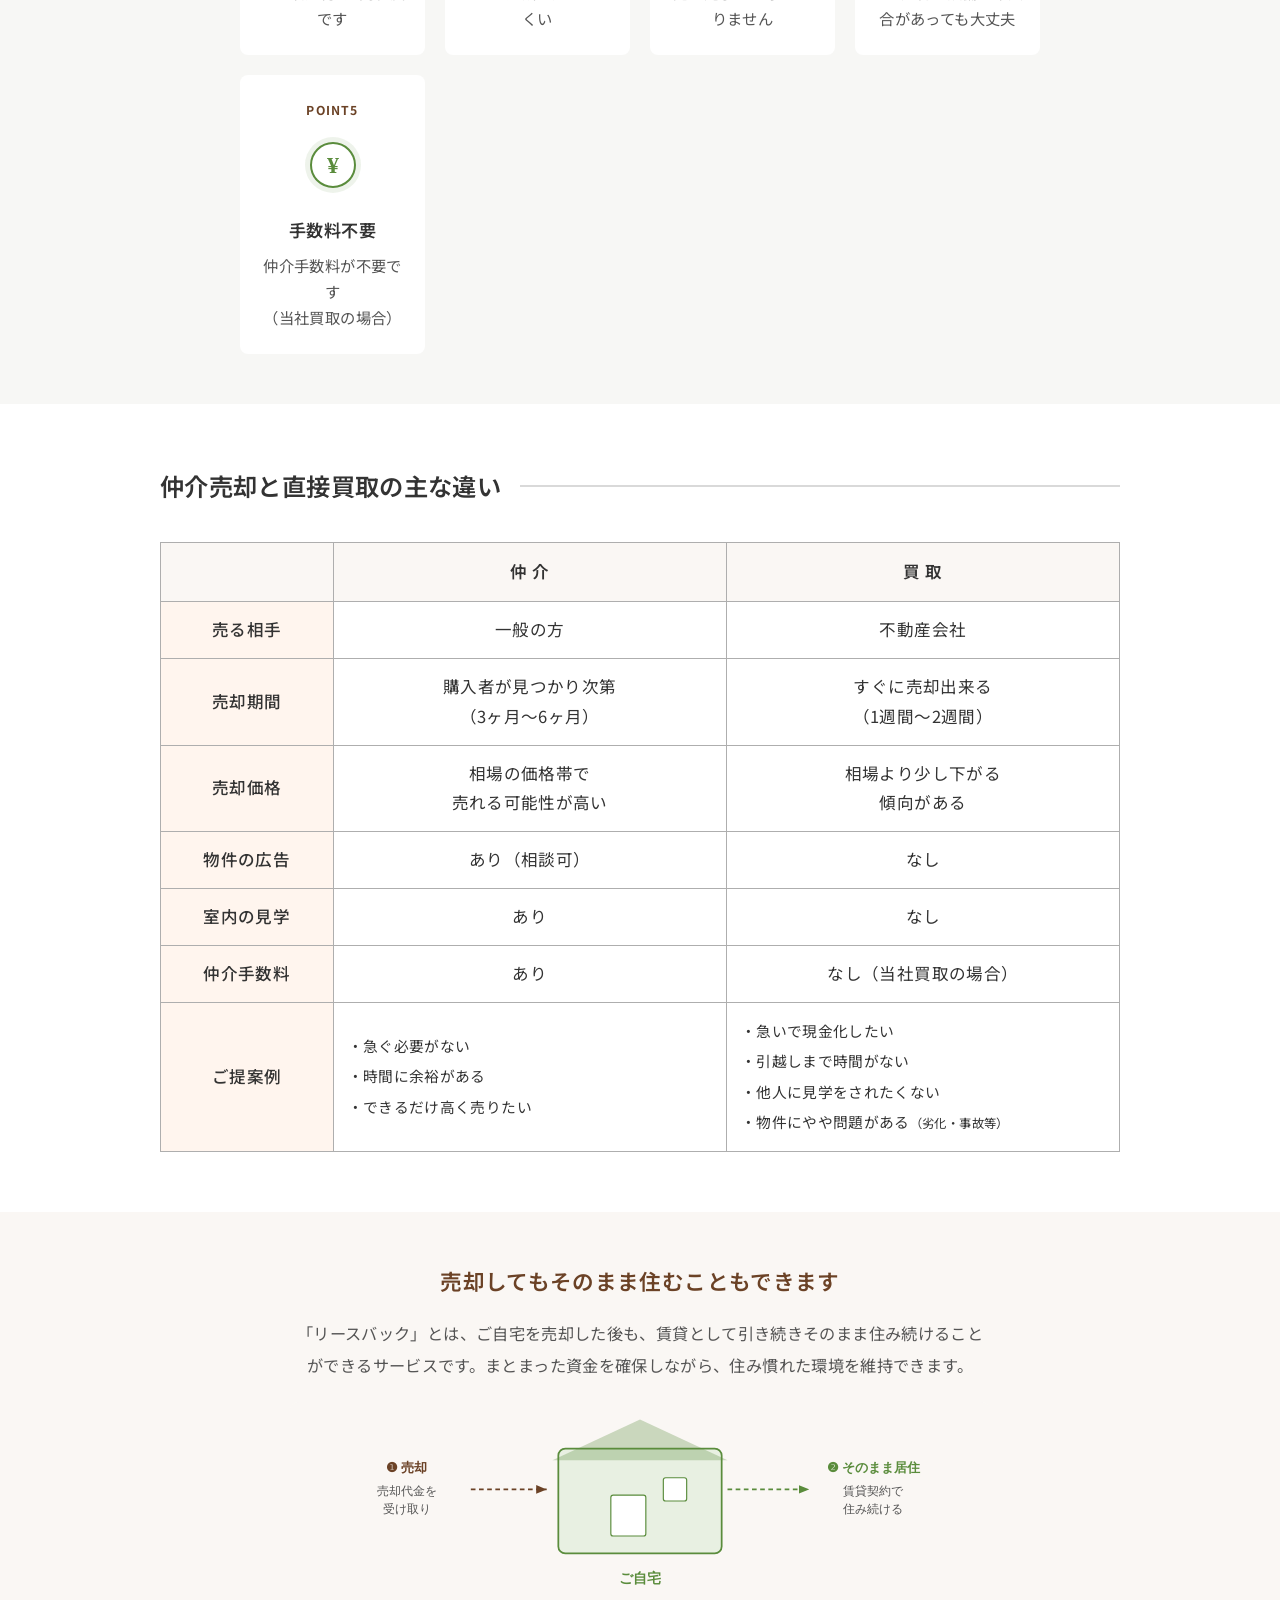
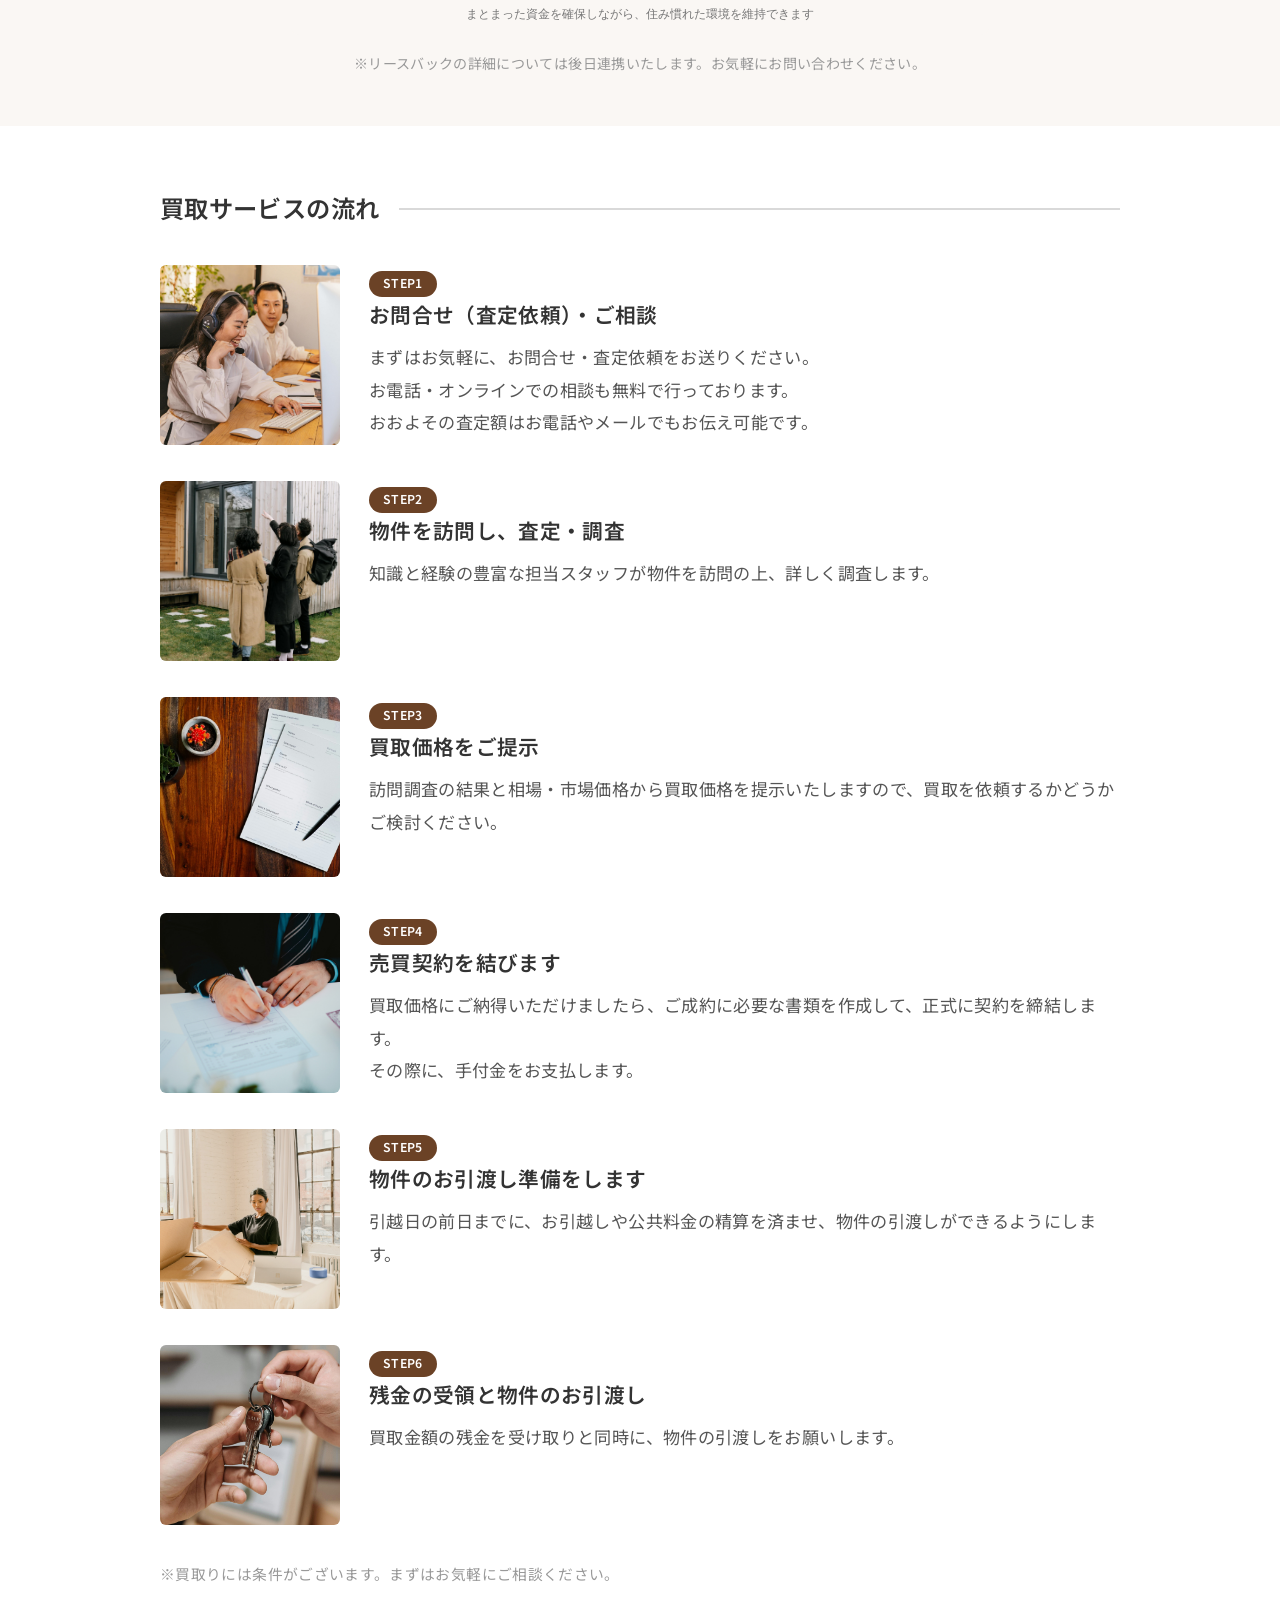
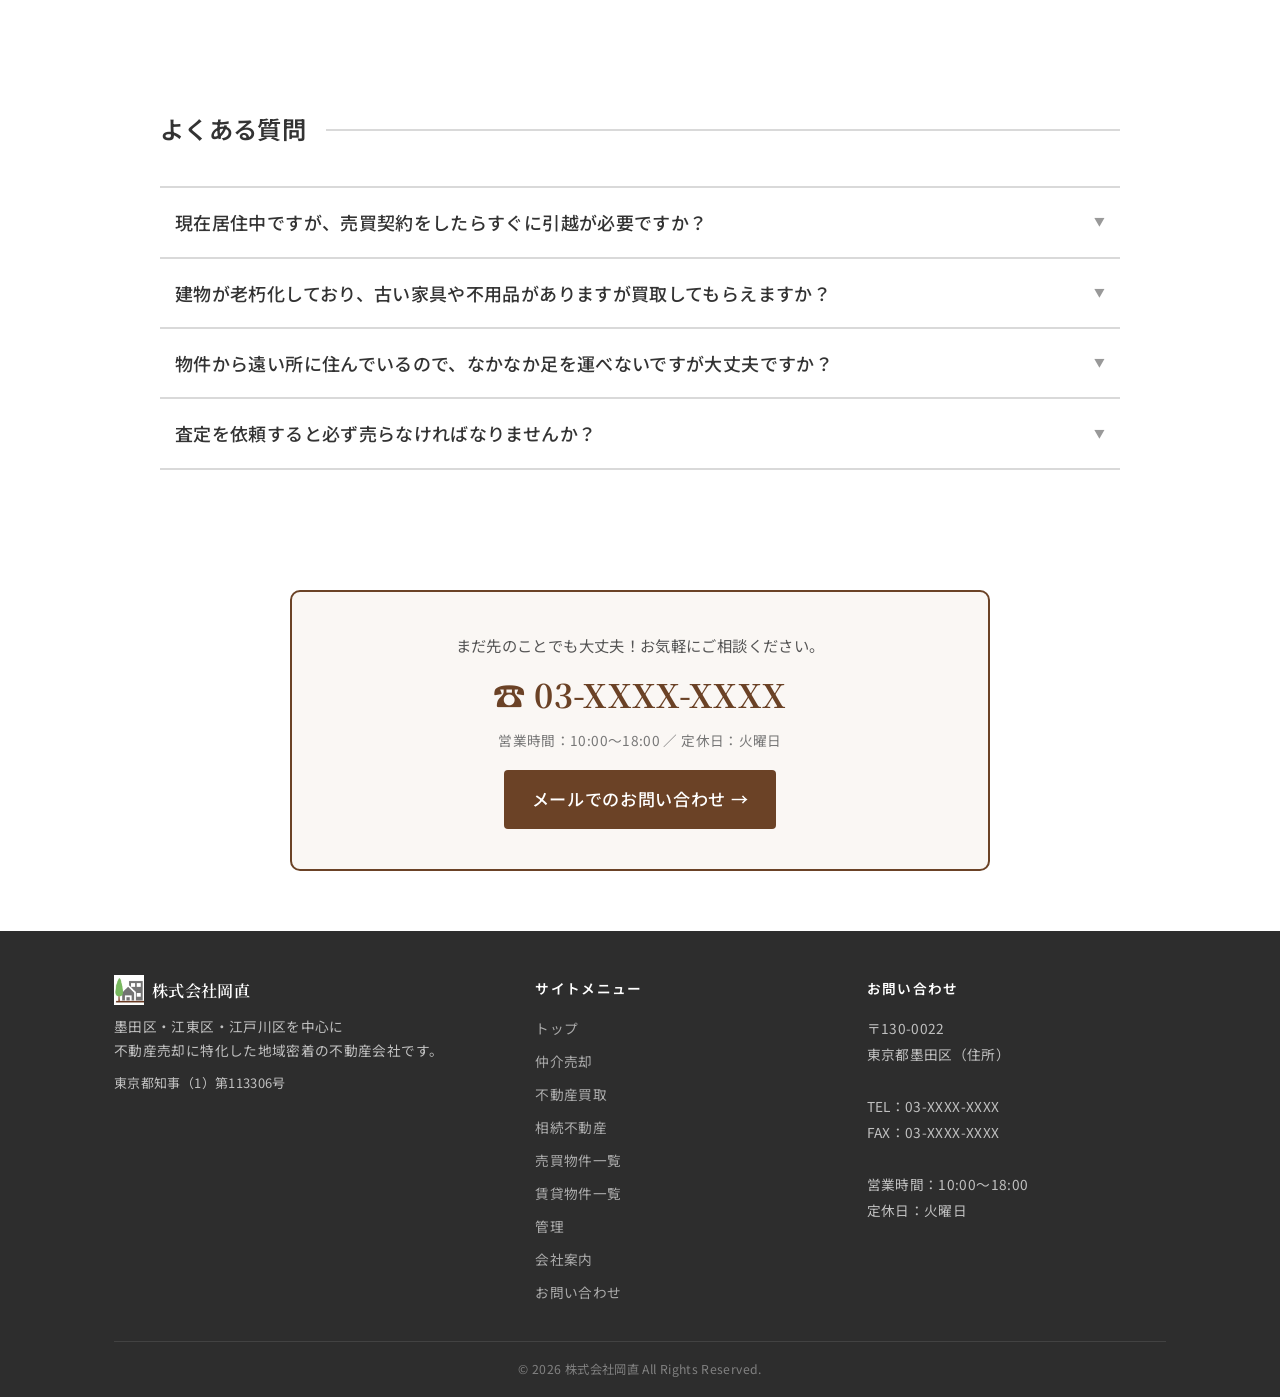
<file: purchase.html>
<!DOCTYPE html>
<html lang="ja">
<head>
<meta charset="UTF-8">
<meta name="viewport" content="width=device-width, initial-scale=1.0">
<title>不動産買取｜株式会社岡直</title>
<link rel="stylesheet" href="css/style.css">
<style>
/* ===== Kaitori page — exact replica with original images ===== */
.kt{font-family:'Noto Sans JP','Hiragino Kaku Gothic ProN',sans-serif;color:#333;line-height:1.8;letter-spacing:.02em}
.kt *{box-sizing:border-box}
.kt-wrap{max-width:1000px;margin:0 auto;padding:0 20px}

/* Hero */
.kt-hero{position:relative;aspect-ratio:1920/350;min-height:220px;background:linear-gradient(rgba(0,0,0,.35),rgba(0,0,0,.35)),url(images/buy_main.jpg) center/cover no-repeat;display:flex;align-items:center;justify-content:center;margin-top:70px}
.kt-hero__ttl{color:#fff;text-align:center;font-weight:600;font-size:clamp(1.1rem,2.5vw,1.7rem);line-height:1.9;text-shadow:0 0 10px rgba(0,0,0,.3)}
.kt-hero__ttl strong{font-size:1.15em}
.kt-hero__ttl small{font-size:.88em}

.kt-sec{padding:60px 0}

/* Subttl with line */
.kt-subttl{position:relative;margin-bottom:35px;font-size:clamp(1rem,1.8vw,1.25rem);font-weight:600;color:#333}
.kt-subttl span{position:relative;padding-right:.8em;background:#fff;z-index:1}
.kt-subttl::before{content:'';position:absolute;top:50%;left:0;width:100%;height:2px;background:#D9D9D9}
.bg-f .kt-subttl span{background:#F7F7F5}

/* Pain points */
.kt-pain{max-width:700px;margin:0 auto;padding:0 20px;box-sizing:border-box}
.kt-pain__item{display:flex;align-items:flex-start;justify-content:center;gap:10px;padding:10px 0;font-size:.92rem;color:#555}
.kt-pain__item svg{flex-shrink:0;width:20px;height:20px;margin-top:3px}

/* Big announcement text */
.kt-announce{text-align:center;font-size:clamp(1.1rem,2.2vw,1.5rem);font-weight:600;color:#333;padding:40px 0}
.kt-announce strong{font-size:1.2em;color:#6B4226;border-bottom:3px solid #6B4226;padding-bottom:2px}

/* Service diagram */
.kt-service{background:#F7F7F5;padding:50px 0}
.kt-service__ttl{text-align:center;margin-bottom:8px}
.kt-service__ttl strong{font-size:1.15rem;font-weight:700;color:#333}
.kt-service__sub{text-align:center;font-size:.88rem;color:#555;margin-bottom:30px}
.kt-service__diagram{text-align:center;margin-bottom:30px}
.kt-service__diagram img{max-width:700px;width:100%}

/* Point heading */
.kt-points-head{font-size:1.05rem;font-weight:600;color:#5A8C3C;margin-bottom:30px;text-align:center}

/* Point cards grid */
.kt-points{display:grid;grid-template-columns:repeat(auto-fit,minmax(160px,1fr));gap:20px;max-width:800px;margin:0 auto}
.kt-point{text-align:center;padding:24px 16px;background:#fff;border-radius:8px;display:flex;flex-direction:column;align-items:center}
.kt-point__label{font-size:.68rem;font-weight:700;color:#6B4226;letter-spacing:.1em;margin-bottom:4px}
.kt-point__img{width:100px;height:80px;margin:0 auto 10px;display:flex;align-items:center;justify-content:center}
.kt-point__img img{max-width:100%;max-height:100%}
.kt-point__title{font-size:.88rem;font-weight:600;color:#333;margin-bottom:6px}
.kt-point__text{font-size:.76rem;color:#555;line-height:1.7}

/* Tables (same as baikyaku) */
.kt-tbl{width:100%;border-top:1px solid #AEAEAE;border-collapse:collapse;font-size:clamp(.72rem,1.2vw,.85rem)}
.kt-tbl th,.kt-tbl td{border-bottom:1px solid #AEAEAE;border-left:1px solid #AEAEAE;padding:13px 14px;text-align:center;vertical-align:middle}
.kt-tbl th:last-child,.kt-tbl td:last-child{border-right:1px solid #AEAEAE}
.kt-tbl .t-head th{background:#FAF7F4;color:#333;font-weight:600;padding:14px 8px}
.kt-tbl .t-sub{background:#FFF5EE;font-weight:500;padding:12px 10px}
.kt-tbl .t-data{padding:13px 14px}
.kt-tbl .t-data ul{text-align:left;list-style:none;padding:0}.kt-tbl .t-data ul li{padding:2px 0;font-size:.82rem}

/* Contact CTA banner (dark bg with image) - OMITTED per client */

/* Leaseback section (ADDED per client) */
.kt-leaseback{background:#FAF7F4;padding:50px 0}
.kt-leaseback__inner{max-width:700px;margin:0 auto;text-align:center}
.kt-leaseback__ttl{font-size:1.2rem;font-weight:600;color:#6B4226;margin-bottom:16px}
.kt-leaseback__text{font-size:.9rem;color:#555;line-height:2;margin-bottom:20px}
.kt-leaseback__note{font-size:.78rem;color:#999}

/* Flow steps (same pattern as baikyaku) */
.kt-flow{display:flex;align-items:flex-start;margin-bottom:36px;gap:3%}
.kt-flow__img{width:180px;height:180px;flex-shrink:0;border-radius:6px;overflow:hidden}
.kt-flow__img img{width:100%;height:100%;object-fit:cover;display:block}
.kt-flow__body{flex:1}
.kt-flow__ttl{font-size:1.05rem;line-height:1.6;margin-bottom:10px;font-weight:600;color:#333}
.kt-flow__ttl small{display:inline-block;color:#fff;font-size:.68rem;font-weight:600;padding:3px 14px;border-radius:50px;background:#6B4226;margin-right:6px;vertical-align:middle}
.kt-flow__p{font-size:.86rem;line-height:1.9;color:#555}

/* FAQ (same as baikyaku) */
.kt-faq{border-top:2px solid #D9D9D9}
.kt-faq:last-child{border-bottom:2px solid #D9D9D9}
.kt-faq__q{padding:18px 40px 18px 15px;cursor:pointer;font-size:.9rem;font-weight:500;color:#333;position:relative;transition:background .2s}
.kt-faq__q:hover{background:rgba(0,0,0,.02)}
.kt-faq__q::after{content:'▼';position:absolute;right:15px;top:50%;transform:translateY(-50%);font-size:.6rem;color:#999;transition:transform .3s}
.kt-faq__q.active::after{transform:translateY(-50%) rotate(180deg)}
.kt-faq__a{display:none;padding:0 15px 18px;font-size:.86rem;line-height:1.9;color:#555}

/* Phone CTA */
.kt-cta{text-align:center;padding:40px 28px;background:#FAF7F4;border:2px solid #6B4226;border-radius:10px;max-width:700px;margin:0 auto}
.kt-cta__num{font-family:'Noto Serif JP',serif;font-size:1.8rem;font-weight:700;color:#6B4226;margin-bottom:4px}
.kt-cta__info{font-size:.76rem;color:#777}

@media(max-width:768px){
  .kt-flow{flex-direction:column}.kt-flow__img{width:100%;max-width:260px}
  .kt-points{grid-template-columns:repeat(2,1fr)}
  .kt-tbl{font-size:.7rem}
}

/* Global font size increase */
html { font-size: 18px; }
.bk-flow__ttl, .kt-flow__ttl, .sz-flow__ttl, .mg-sec-ttl { font-size: 1.15rem !important; }
.bk-flow__p, .kt-flow__p, .sz-flow__p { font-size: .95rem !important; }
.bk-faq__q, .kt-faq__q, .sz-faq__q { font-size: 1rem !important; }
.bk-faq__a, .kt-faq__a, .sz-faq__a { font-size: .95rem !important; }
.bk-subttl, .kt-subttl, .sz-subttl { font-size: 1.35rem !important; }
.bk-tbl, .kt-tbl { font-size: .92rem !important; }
.bk-tbl th, .bk-tbl td, .kt-tbl th, .kt-tbl td { font-size: .92rem !important; }
.bk-cost td { font-size: .9rem !important; }
.bk-sec-text { font-size: 1.35rem !important; }
.bk-sec-text strong { font-size: 1.5em !important; }
.bk-rec__mainttl { font-size: 1.5rem !important; }
.bk-rec__mainttl span { font-size: 1.5em !important; }
.bk-rec__bullet { font-size: 1rem !important; }
.bk-contract__body, .bk-contract__head { font-size: 1rem !important; }
.sz-pain__item, .kt-pain__item { font-size: 1rem !important; }
.sz-case__ttl { font-size: 1.1rem !important; }
.sz-case__list li { font-size: .95rem !important; }
.sz-pickup__text { font-size: 1rem !important; }
.mg-main-ttl { font-size: 1.7rem !important; }
.mg-pain__item { font-size: 1rem !important; }
.mg-card__title { font-size: 1.05rem !important; }
.mg-card__highlights { font-size: .9rem !important; }
.mg-card__text { font-size: .9rem !important; }
.mg-flow__text { font-size: .95rem !important; }
.mg-announce { font-size: 1.15rem !important; }
.kt-announce { font-size: 1.4rem !important; }
.kt-point__title { font-size: .95rem !important; }
.kt-point__text { font-size: .85rem !important; }
</style>
</head>
<body>

<header class="header"><div class="header__inner"><a href="index.html" class="header__logo"><img src="images/logo-icon.png" alt="岡直"><span class="header__logo-text">株式会社岡直</span></a><div class="header__right"><div class="header__phone"><span class="header__phone-num">☎ 03-XXXX-XXXX</span><span class="header__phone-info">営業時間 10:00〜18:00（火曜定休）</span></div><nav class="nav"><a href="index.html" class="nav__link">トップ</a><div class="nav__item"><a href="#" class="nav__link">不動産の売却 ▾</a><div class="nav__dropdown"><a href="brokerage.html">仲介売却</a><a href="purchase.html">不動産買取</a><a href="inheritance.html">相続不動産</a></div></div><div class="nav__item"><a href="#" class="nav__link">物件一覧 ▾</a><div class="nav__dropdown"><a href="properties-sale.html">売買物件</a><a href="properties-rent.html">賃貸物件</a></div></div><a href="management.html" class="nav__link">管理</a><a href="company.html" class="nav__link">会社案内</a><a href="contact.html" class="nav__link nav__cta">お問い合わせ</a></nav></div><button class="hamburger" aria-label="メニュー"><span></span><span></span><span></span></button></div></header>

<div class="kt">

<!-- Breadcrumb -->
<div class="breadcrumb" style="margin-top:70px"><div class="container"><ul class="breadcrumb__list"><li><a href="index.html">ホーム</a></li><li>›</li><li>直接買取</li></ul></div></div>

<!-- Hero -->
<div class="kt-hero">
<h3 class="kt-hero__ttl"><small>査定価格に自信あり！<br>不動産をすぐに現金化したい場合は、</small><br><strong>スピード対応・秘密主義</strong><small>の当社へご相談ください。</small></h3>
</div>

<!-- Pain Points -->
<div class="kt-sec">
<div class="kt-wrap">
<h4 style="text-align:center;font-size:1.15rem;font-weight:600;margin-bottom:30px">ご売却でこんなお悩みありませんか?</h4>
<div class="kt-pain">
<div class="kt-pain__item"><svg viewBox="0 0 20 20" fill="#5A8C3C"><rect x="0" y="0" width="20" height="20" rx="3" fill="#E8F0E2"/><path d="M5 10l3 3 7-7" stroke="#5A8C3C" stroke-width="2" fill="none"/></svg>事情により、急いで売って現金化したい…</div>
<div class="kt-pain__item"><svg viewBox="0 0 20 20" fill="#5A8C3C"><rect x="0" y="0" width="20" height="20" rx="3" fill="#E8F0E2"/><path d="M5 10l3 3 7-7" stroke="#5A8C3C" stroke-width="2" fill="none"/></svg>引越しまで期限があり、時間的な余裕がない…</div>
<div class="kt-pain__item"><svg viewBox="0 0 20 20" fill="#5A8C3C"><rect x="0" y="0" width="20" height="20" rx="3" fill="#E8F0E2"/><path d="M5 10l3 3 7-7" stroke="#5A8C3C" stroke-width="2" fill="none"/></svg>売りに出している事を近所に知られたくない…</div>
<div class="kt-pain__item"><svg viewBox="0 0 20 20" fill="#5A8C3C"><rect x="0" y="0" width="20" height="20" rx="3" fill="#E8F0E2"/><path d="M5 10l3 3 7-7" stroke="#5A8C3C" stroke-width="2" fill="none"/></svg>他人に室内を見学されるのはちょっと…</div>
<div class="kt-pain__item"><svg viewBox="0 0 20 20" fill="#5A8C3C"><rect x="0" y="0" width="20" height="20" rx="3" fill="#E8F0E2"/><path d="M5 10l3 3 7-7" stroke="#5A8C3C" stroke-width="2" fill="none"/></svg>建物が古く、設備や家具にも不具合が…</div>
</div>
</div>
</div>

<!-- Announcement -->
<div class="kt-announce">
そんな時は、<strong>直接買取</strong> サービスがおすすめです！
</div>

<!-- Service Diagram -->
<div class="kt-service">
<div class="kt-wrap">
<p class="kt-service__ttl"><strong>直接買取</strong>とは、</p>
<p class="kt-service__sub">不動産会社に物件を直接買い取ってもらう売却方法です</p>
<div class="kt-service__diagram"><img src="images/buy_service.png" alt="直接買取の仕組み" style="max-width:600px;width:100%;display:block;margin:0 auto"></div>

<h5 class="kt-points-head">直接買取なら</h5>
<div class="kt-points">
<div class="kt-point"><p class="kt-point__label">POINT1</p><div class="kt-point__img"><img src="images/svg/icons/handshake.svg" alt=""></div><h6 class="kt-point__title">手続きが早い</h6><p class="kt-point__text">ご相談から現金化まで、最短約1週間程度です</p></div>
<div class="kt-point"><p class="kt-point__label">POINT2</p><div class="kt-point__img"><img src="images/svg/icons/secret.svg" alt=""></div><h6 class="kt-point__title">秘密厳守</h6><p class="kt-point__text">物件の広告はしないので、近所に知られにくい</p></div>
<div class="kt-point"><p class="kt-point__label">POINT3</p><div class="kt-point__img"><img src="images/svg/icons/no-view.svg" alt=""></div><h6 class="kt-point__title">内覧が不要</h6><p class="kt-point__text">一般の方が物件の内覧・見学する事はありません</p></div>
<div class="kt-point"><p class="kt-point__label">POINT4</p><div class="kt-point__img"><img src="images/svg/icons/no-repair.svg" alt=""></div><h6 class="kt-point__title">建物の修復が不要</h6><p class="kt-point__text">現状買取が出来るので、建物や設備に不具合があっても大丈夫</p></div>
<div class="kt-point"><p class="kt-point__label">POINT5</p><div class="kt-point__img"><img src="images/svg/icons/money.svg" alt=""></div><h6 class="kt-point__title">手数料不要</h6><p class="kt-point__text">仲介手数料が不要です<br>（当社買取の場合）</p></div>
</div>
</div>
</div>

<!-- Comparison Table -->
<div class="kt-sec">
<div class="kt-wrap">
<h4 class="kt-subttl"><span>仲介売却と直接買取の主な違い</span></h4>
<table class="kt-tbl" style="table-layout:fixed"><colgroup><col style="width:18%"><col style="width:41%"><col style="width:41%"></colgroup>
<tr class="t-head"><th></th><th>仲 介</th><th>買 取</th></tr>
<tr><td class="t-sub">売る相手</td><td class="t-data">一般の方</td><td class="t-data">不動産会社</td></tr>
<tr><td class="t-sub">売却期間</td><td class="t-data">購入者が見つかり次第<br>（3ヶ月～6ヶ月）</td><td class="t-data">すぐに売却出来る<br>（1週間～2週間）</td></tr>
<tr><td class="t-sub">売却価格</td><td class="t-data">相場の価格帯で<br>売れる可能性が高い</td><td class="t-data">相場より少し下がる<br>傾向がある</td></tr>
<tr><td class="t-sub">物件の広告</td><td class="t-data">あり（相談可）</td><td class="t-data">なし</td></tr>
<tr><td class="t-sub">室内の見学</td><td class="t-data">あり</td><td class="t-data">なし</td></tr>
<tr><td class="t-sub">仲介手数料</td><td class="t-data">あり</td><td class="t-data">なし（当社買取の場合）</td></tr>
<tr><td class="t-sub">ご提案例</td><td class="t-data"><ul><li>・急ぐ必要がない</li><li>・時間に余裕がある</li><li>・できるだけ高く売りたい</li></ul></td><td class="t-data"><ul><li>・急いで現金化したい</li><li>・引越しまで時間がない</li><li>・他人に見学をされたくない</li><li>・物件にやや問題がある<small>（劣化・事故等）</small></li></ul></td></tr>
</table>
</div>
</div>

<!-- NO 買取査定フォーム per client request -->

<!-- LEASEBACK (ADDED per client - before flow) -->
<div class="kt-leaseback">
<div class="kt-wrap">
<div class="kt-leaseback__inner">
<h4 class="kt-leaseback__ttl">売却してもそのまま住むこともできます</h4>
<p class="kt-leaseback__text">「リースバック」とは、ご自宅を売却した後も、賃貸として引き続きそのまま住み続けることができるサービスです。まとまった資金を確保しながら、住み慣れた環境を維持できます。</p>
<img src="images/svg/leaseback.svg" alt="リースバック" style="max-width:700px;width:100%;margin:0 auto 16px;display:block;border-radius:8px">
<p class="kt-leaseback__note">※リースバックの詳細については後日連携いたします。お気軽にお問い合わせください。</p>
</div>
</div>
</div>

<!-- Flow (6 steps with ORIGINAL photos) -->
<div class="kt-sec">
<div class="kt-wrap">
<h4 class="kt-subttl"><span>買取サービスの流れ</span></h4>

<div class="kt-flow"><div class="kt-flow__img"><img src="images/buy_flow1.jpg"></div><div class="kt-flow__body"><h5 class="kt-flow__ttl"><small>STEP1</small><br>お問合せ（査定依頼）・ご相談</h5><p class="kt-flow__p">まずはお気軽に、お問合せ・査定依頼をお送りください。<br>お電話・オンラインでの相談も無料で行っております。<br>おおよその査定額はお電話やメールでもお伝え可能です。</p></div></div>

<div class="kt-flow"><div class="kt-flow__img"><img src="images/buy_flow2.jpg"></div><div class="kt-flow__body"><h5 class="kt-flow__ttl"><small>STEP2</small><br>物件を訪問し、査定・調査</h5><p class="kt-flow__p">知識と経験の豊富な担当スタッフが物件を訪問の上、詳しく調査します。</p></div></div>

<div class="kt-flow"><div class="kt-flow__img"><img src="images/buy_flow3.jpg"></div><div class="kt-flow__body"><h5 class="kt-flow__ttl"><small>STEP3</small><br>買取価格をご提示</h5><p class="kt-flow__p">訪問調査の結果と相場・市場価格から買取価格を提示いたしますので、買取を依頼するかどうかご検討ください。</p></div></div>

<div class="kt-flow"><div class="kt-flow__img"><img src="images/buy_flow4.jpg"></div><div class="kt-flow__body"><h5 class="kt-flow__ttl"><small>STEP4</small><br>売買契約を結びます</h5><p class="kt-flow__p">買取価格にご納得いただけましたら、ご成約に必要な書類を作成して、正式に契約を締結します。<br>その際に、手付金をお支払します。</p></div></div>

<div class="kt-flow"><div class="kt-flow__img"><img src="images/buy_flow5.jpg"></div><div class="kt-flow__body"><h5 class="kt-flow__ttl"><small>STEP5</small><br>物件のお引渡し準備をします</h5><p class="kt-flow__p">引越日の前日までに、お引越しや公共料金の精算を済ませ、物件の引渡しができるようにします。</p></div></div>

<div class="kt-flow"><div class="kt-flow__img"><img src="images/buy_flow6.jpg"></div><div class="kt-flow__body"><h5 class="kt-flow__ttl"><small>STEP6</small><br>残金の受領と物件のお引渡し</h5><p class="kt-flow__p">買取金額の残金を受け取りと同時に、物件の引渡しをお願いします。</p></div></div>

<p style="font-size:.82rem;color:#999;margin-top:8px">※買取りには条件がございます。まずはお気軽にご相談ください。</p>
</div>
</div>

<!-- FAQ -->
<div class="kt-sec">
<div class="kt-wrap">
<h4 class="kt-subttl"><span>よくある質問</span></h4>

<div class="kt-faq"><h5 class="kt-faq__q">現在居住中ですが、売買契約をしたらすぐに引越が必要ですか？</h5><p class="kt-faq__a">いいえ。お引渡しの日程については、お客様のご都合に合わせ調整いたします。</p></div>

<div class="kt-faq"><h5 class="kt-faq__q">建物が老朽化しており、古い家具や不用品がありますが買取してもらえますか？</h5><p class="kt-faq__a">現状のままで買取させていただく事ができます。<br>家具や不用品などの撤去は必要ありません。</p></div>

<div class="kt-faq"><h5 class="kt-faq__q">物件から遠い所に住んでいるので、なかなか足を運べないですが大丈夫ですか？</h5><p class="kt-faq__a">何度もお越し頂く必要はありません。<br>相談や査定は電話・メール・オンラインでも面談可能です。</p></div>

<div class="kt-faq"><h5 class="kt-faq__q">査定を依頼すると必ず売らなければなりませんか？</h5><p class="kt-faq__a">いいえ。ご安心ください。<br>ご提示させて頂いた買取価格から売却されるかどうかご検討ください。</p></div>

</div>
</div>

<!-- CTA (NO 買取査定フォーム per client - replaced with phone CTA) -->
<div class="kt-sec">
<div class="kt-wrap">
<div class="kt-cta">
<p style="font-size:.85rem;color:#555;margin-bottom:6px">まだ先のことでも大丈夫！お気軽にご相談ください。</p>
<p class="kt-cta__num">☎ 03-XXXX-XXXX</p>
<p class="kt-cta__info">営業時間：10:00〜18:00 ／ 定休日：火曜日</p>
<div style="margin-top:18px"><a href="contact.html" class="btn btn--primary">メールでのお問い合わせ →</a></div>
</div>
</div>
</div>

</div><!-- .kt -->

<footer class="footer"><div class="container"><div class="footer__inner"><div class="footer__brand"><div class="footer__logo"><img src="images/logo-icon.png" alt="岡直"><span class="footer__logo-text">株式会社岡直</span></div><p class="footer__desc">墨田区・江東区・江戸川区を中心に<br>不動産売却に特化した地域密着の不動産会社です。</p><p class="footer__desc" style="font-size:.72rem">東京都知事（1）第113306号</p></div><div><p class="footer__heading">サイトメニュー</p><div class="footer__links"><a href="index.html">トップ</a><a href="brokerage.html">仲介売却</a><a href="purchase.html">不動産買取</a><a href="inheritance.html">相続不動産</a><a href="properties-sale.html">売買物件一覧</a><a href="properties-rent.html">賃貸物件一覧</a><a href="management.html">管理</a><a href="company.html">会社案内</a><a href="contact.html">お問い合わせ</a></div></div><div><p class="footer__heading">お問い合わせ</p><div class="footer__contact-info">〒130-0022<br>東京都墨田区（住所）<br><br>TEL：03-XXXX-XXXX<br>FAX：03-XXXX-XXXX<br><br>営業時間：10:00〜18:00<br>定休日：火曜日</div></div></div><p class="footer__bottom">© 2026 株式会社岡直 All Rights Reserved.</p></div></footer>

<script src="js/main.js"></script>
<script>
document.querySelectorAll('.kt-faq__q').forEach(q=>{
  q.addEventListener('click',function(){
    this.classList.toggle('active');
    const a=this.nextElementSibling;
    a.style.display=a.style.display==='block'?'none':'block';
  });
});
</script>
</body>
</html>
</file>
<file: css/style.css>
@import url('https://fonts.googleapis.com/css2?family=Noto+Sans+JP:wght@300;400;500;600;700;800&family=Noto+Serif+JP:wght@400;500;600;700&display=swap');
:root{--brown:#6B4226;--brown-light:#8B6240;--brown-dark:#4A2E1A;--green:#5A8C3C;--green-light:#7BAD5A;--green-muted:#E8F0E2;--g900:#1A1A1A;--g800:#2D2D2D;--g700:#404040;--g600:#555;--g500:#777;--g400:#999;--g300:#BBB;--g200:#DDD;--g100:#EEE;--g50:#F7F7F5;--white:#FFF;--text:#2D2D2D;--text2:#555;--textm:#777;--bg2:#F7F7F5;--bgA:#FAF7F4;--sans:'Noto Sans JP','Hiragino Kaku Gothic ProN',sans-serif;--serif:'Noto Serif JP','Yu Mincho',serif;--tr:0.3s ease}
*,*::before,*::after{box-sizing:border-box;margin:0;padding:0}
html{font-size:17px;scroll-behavior:smooth;-webkit-font-smoothing:antialiased}
body{font-family:var(--sans);color:var(--text);background:var(--white);line-height:1.8;letter-spacing:.02em}
img{max-width:100%;height:auto;display:block}
a{color:var(--brown);text-decoration:none;transition:color var(--tr)}a:hover{color:var(--brown-light)}
ul,ol{list-style:none}
.container{max-width:1100px;margin:0 auto;padding:0 24px}.container--narrow{max-width:800px}
.section{padding:72px 0}.section--gray{background:var(--bg2)}.section--accent{background:var(--bgA)}.section--brown{background:var(--brown);color:var(--white)}
.section__title{font-family:var(--serif);font-size:1.55rem;font-weight:600;text-align:center;margin-bottom:8px;letter-spacing:.05em;color:var(--g800)}
.section__title::after{content:'';display:block;width:40px;height:2px;background:var(--brown);margin:12px auto 0}
.section__title--white{color:var(--white)}.section__title--white::after{background:rgba(255,255,255,.5)}
.section__subtitle{text-align:center;font-size:.73rem;color:var(--textm);text-transform:uppercase;letter-spacing:.15em;margin-bottom:36px;font-weight:500}
.section__subtitle--white{color:rgba(255,255,255,.7)}
.section__lead{text-align:center;font-size:.9rem;color:var(--text2);max-width:640px;margin:0 auto 36px;line-height:2}

/* HEADER */
.header{position:fixed;top:0;left:0;width:100%;z-index:1000;background:rgba(255,255,255,.98);border-bottom:1px solid var(--g100);backdrop-filter:blur(8px);transition:box-shadow var(--tr)}
.header.scrolled{box-shadow:0 2px 20px rgba(0,0,0,.06)}
.header__inner{display:flex;align-items:center;justify-content:space-between;max-width:1100px;margin:0 auto;padding:0 24px;height:70px}
.header__logo{display:flex;align-items:center;gap:10px}
.header__logo img{height:36px;width:auto}
.header__logo-text{font-family:var(--serif);font-size:1rem;font-weight:600;color:var(--g800);letter-spacing:.05em}
.header__logo-text small{display:block;font-family:var(--sans);font-size:.57rem;font-weight:400;color:var(--textm);letter-spacing:.08em}
.header__right{display:flex;align-items:center;gap:12px}
.header__phone{display:flex;flex-direction:column;align-items:flex-end;margin-right:4px}
.header__phone-num{font-family:var(--serif);font-size:1.15rem;font-weight:700;color:var(--brown);letter-spacing:.02em}
.header__phone-info{font-size:.58rem;color:var(--textm)}
.nav{display:flex;align-items:center}
.nav__link{display:block;padding:8px 11px;font-size:.76rem;font-weight:500;color:var(--text);letter-spacing:.03em;position:relative;transition:color var(--tr)}
.nav__link:hover{color:var(--brown)}
.nav__link::after{content:'';position:absolute;bottom:0;left:50%;transform:translateX(-50%);width:0;height:2px;background:var(--brown);transition:width var(--tr)}
.nav__link:hover::after{width:calc(100% - 22px)}
.nav__item{position:relative}
.nav__dropdown{position:absolute;top:100%;left:50%;transform:translateX(-50%);background:var(--white);border:1px solid var(--g100);border-radius:6px;padding:6px 0;min-width:170px;box-shadow:0 8px 24px rgba(0,0,0,.08);opacity:0;visibility:hidden;transition:opacity .2s,visibility .2s}
.nav__item:hover .nav__dropdown{opacity:1;visibility:visible}
.nav__dropdown a{display:block;padding:7px 18px;font-size:.76rem;color:var(--text);transition:background var(--tr)}
.nav__dropdown a:hover{background:var(--g50);color:var(--brown)}
.nav__cta{margin-left:4px;padding:8px 11px!important;background:none;color:var(--text)!important;border-radius:0;font-size:.76rem!important;transition:color var(--tr)!important}
.nav__cta:hover{background:none!important;color:var(--brown)!important}
.nav__cta::after{display:none!important}
.hamburger{display:none;flex-direction:column;gap:5px;cursor:pointer;padding:8px;background:none;border:none}
.hamburger span{width:24px;height:2px;background:var(--g700);transition:var(--tr);display:block}
.hamburger.active span:nth-child(1){transform:rotate(45deg) translate(5px,5px)}.hamburger.active span:nth-child(2){opacity:0}.hamburger.active span:nth-child(3){transform:rotate(-45deg) translate(5px,-5px)}

/* HERO */
.hero{position:relative;padding:146px 0 86px;background:linear-gradient(135deg,#FAF7F4 0%,#F0EDE8 50%,#E8F0E2 100%);overflow:hidden}
.hero::after{content:'';position:absolute;bottom:0;left:0;right:0;height:4px;background:linear-gradient(90deg,var(--brown),var(--green))}
.hero__inner{max-width:1100px;margin:0 auto;padding:0 24px;position:relative;z-index:1}
.hero__content{max-width:620px}
.hero__label{display:inline-block;font-size:.7rem;font-weight:500;color:var(--green);letter-spacing:.12em;margin-bottom:16px;padding:3px 11px;background:rgba(90,140,60,.1);border-radius:3px}
.hero__title{font-family:var(--serif);font-size:1.8rem;font-weight:600;line-height:1.6;color:var(--g800);margin-bottom:18px;letter-spacing:.04em}
.hero__title strong{color:var(--brown);font-weight:700}
.hero__desc{font-size:.9rem;color:var(--text2);line-height:2;margin-bottom:28px}
.hero__actions{display:flex;gap:12px;flex-wrap:wrap}

/* BUTTONS */
.btn{display:inline-flex;align-items:center;gap:8px;padding:12px 26px;font-size:.84rem;font-weight:500;letter-spacing:.04em;border-radius:4px;border:none;cursor:pointer;transition:all var(--tr);font-family:var(--sans);text-align:center}
.btn--primary{background:var(--brown);color:var(--white)}.btn--primary:hover{background:var(--brown-light);color:var(--white);transform:translateY(-1px);box-shadow:0 4px 12px rgba(107,66,38,.25)}
.btn--outline{background:transparent;color:var(--brown);border:1.5px solid var(--brown)}.btn--outline:hover{background:var(--brown);color:var(--white);transform:translateY(-1px)}
.btn--green{background:var(--green);color:var(--white)}.btn--green:hover{background:var(--green-light);color:var(--white);transform:translateY(-1px)}
.btn--white{background:var(--white);color:var(--brown)}.btn--white:hover{background:var(--g50);transform:translateY(-1px)}
.btn--sm{padding:9px 18px;font-size:.8rem}.btn--lg{padding:14px 32px;font-size:.88rem}.btn--full{width:100%;justify-content:center}
.btn__arrow{transition:transform var(--tr)}.btn:hover .btn__arrow{transform:translateX(3px)}

/* MERIT CARDS */
.merits{display:grid;grid-template-columns:repeat(3,1fr);gap:24px}
.merit-card{padding:32px 22px;background:var(--white);border-radius:8px;text-align:center;border:1px solid var(--g100);transition:transform var(--tr),box-shadow var(--tr)}
.merit-card:hover{transform:translateY(-3px);box-shadow:0 10px 28px rgba(0,0,0,.05)}
.merit-card__icon{width:50px;height:50px;margin:0 auto 14px;display:flex;align-items:center;justify-content:center;background:var(--bgA);border-radius:50%;font-size:1.3rem}
.merit-card__num{font-family:var(--serif);font-size:.68rem;color:var(--brown);letter-spacing:.2em;margin-bottom:5px}
.merit-card__title{font-family:var(--serif);font-size:.95rem;font-weight:600;margin-bottom:8px;color:var(--g800)}
.merit-card__text{font-size:.8rem;color:var(--text2);line-height:1.9}

/* NUMBERED MERITS GRID */
.num-merits{display:grid;grid-template-columns:repeat(2,1fr);gap:16px}
.num-merit{display:flex;gap:14px;padding:20px;background:var(--white);border:1px solid var(--g200);border-radius:6px;align-items:flex-start}
.num-merit__num{flex-shrink:0;width:34px;height:34px;display:flex;align-items:center;justify-content:center;background:var(--brown);color:var(--white);border-radius:50%;font-family:var(--serif);font-size:.85rem;font-weight:600}
.num-merit__content{flex:1}
.num-merit__title{font-weight:600;font-size:.88rem;margin-bottom:4px;color:var(--g800)}
.num-merit__text{font-size:.8rem;color:var(--text2);line-height:1.8}

/* PAIN POINTS */
.pain-points{max-width:680px;margin:0 auto;display:grid;grid-template-columns:repeat(2,1fr);gap:10px}
.pain-point{display:flex;align-items:flex-start;gap:8px;padding:12px 14px;background:var(--bgA);border-radius:5px;font-size:.84rem;color:var(--text2);line-height:1.6}
.pain-point__check{flex-shrink:0;color:var(--green);font-weight:700;margin-top:1px}

/* COMPARISON TABLE */
.compare-table{width:100%;border-collapse:collapse;margin:0 auto;max-width:680px}
.compare-table th,.compare-table td{padding:12px 14px;font-size:.83rem;text-align:center;border:1px solid var(--g200)}
.compare-table thead th{background:var(--brown);color:var(--white);font-weight:600;font-size:.85rem}
.compare-table thead th:first-child{background:var(--g600)}
.compare-table tbody th{background:var(--g50);font-weight:500;color:var(--text);text-align:left;width:130px}

/* FAQ */
.faq-list{max-width:720px;margin:0 auto}
.faq-item{border-bottom:1px solid var(--g200)}
.faq-item:first-child{border-top:1px solid var(--g200)}
.faq-q{display:flex;align-items:flex-start;gap:10px;padding:18px 0;cursor:pointer;user-select:none}
.faq-q__icon{flex-shrink:0;width:26px;height:26px;display:flex;align-items:center;justify-content:center;background:var(--brown);color:var(--white);border-radius:50%;font-weight:700;font-size:.75rem}
.faq-q__text{font-size:.88rem;font-weight:500;color:var(--g800);line-height:1.6;padding-top:2px;flex:1}
.faq-q__toggle{flex-shrink:0;font-size:1.1rem;color:var(--g400);transition:transform .3s;padding-top:2px}
.faq-item.active .faq-q__toggle{transform:rotate(180deg)}
.faq-a{display:flex;gap:10px;padding:0 0 0 0;max-height:0;overflow:hidden;transition:max-height .4s ease,padding .3s ease}
.faq-item.active .faq-a{max-height:500px;padding-bottom:18px}
.faq-a__icon{flex-shrink:0;width:26px;height:26px;display:flex;align-items:center;justify-content:center;background:var(--green);color:var(--white);border-radius:50%;font-weight:700;font-size:.75rem}
.faq-a__text{font-size:.83rem;color:var(--text2);line-height:1.9;padding-top:2px;flex:1}

/* NEWS */
.news-list{max-width:780px;margin:0 auto}
.news-item{display:flex;gap:14px;padding:16px 0;border-bottom:1px solid var(--g100);align-items:baseline}
.news-item:last-child{border-bottom:none}
.news-item__date{font-size:.76rem;color:var(--textm);flex-shrink:0;min-width:90px;font-weight:500}
.news-item__tag{display:inline-block;font-size:.63rem;padding:2px 9px;border-radius:3px;background:var(--green-muted);color:var(--green);font-weight:500;flex-shrink:0}
.news-item__tag--sale{background:#FFF3E0;color:#E65100}
.news-item__text{font-size:.84rem;color:var(--text)}.news-item__text a:hover{text-decoration:underline}

/* SERVICE CARDS */
.service-cards{display:grid;grid-template-columns:repeat(3,1fr);gap:20px}
.service-card{display:block;padding:30px 22px;background:var(--white);border:1px solid var(--g200);border-radius:8px;text-align:center;transition:all var(--tr);position:relative;overflow:hidden}
.service-card::before{content:'';position:absolute;top:0;left:0;right:0;height:3px;background:var(--brown);transform:scaleX(0);transition:transform var(--tr)}
.service-card:hover{border-color:var(--brown);transform:translateY(-3px);box-shadow:0 8px 24px rgba(0,0,0,.06)}
.service-card:hover::before{transform:scaleX(1)}
.service-card__icon{font-size:1.7rem;margin-bottom:12px;display:block}
.service-card__title{font-family:var(--serif);font-size:.92rem;font-weight:600;margin-bottom:6px;color:var(--g800)}
.service-card__desc{font-size:.76rem;color:var(--textm);line-height:1.7}
.service-card__arrow{display:inline-block;margin-top:10px;font-size:.76rem;color:var(--brown);font-weight:500;transition:transform var(--tr)}
.service-card:hover .service-card__arrow{transform:translateX(4px)}

/* PROPERTY CARDS */
.property-grid{display:grid;grid-template-columns:repeat(3,1fr);gap:20px}
.property-card{display:block;background:var(--white);border:1px solid var(--g200);border-radius:8px;overflow:hidden;transition:all var(--tr)}
.property-card:hover{transform:translateY(-3px);box-shadow:0 8px 24px rgba(0,0,0,.07)}
.property-card__image{position:relative;width:100%;height:180px;background:var(--g100);overflow:hidden}
.property-card__placeholder{width:100%;height:100%;display:flex;align-items:center;justify-content:center;background:linear-gradient(135deg,var(--g100),var(--g50));color:var(--g400);font-size:.76rem}
.property-card__badge{position:absolute;top:8px;left:8px;padding:3px 9px;font-size:.66rem;font-weight:600;border-radius:3px}
.property-card__badge--land{background:#E8F5E9;color:#2E7D32}
.property-card__badge--house{background:#FFF3E0;color:#E65100}
.property-card__badge--mansion{background:#E3F2FD;color:#1565C0}
.property-card__body{padding:16px}
.property-card__type{font-size:.68rem;font-weight:600;color:var(--green);letter-spacing:.06em;margin-bottom:3px}
.property-card__title{font-size:.88rem;font-weight:600;color:var(--g800);margin-bottom:6px;line-height:1.5}
.property-card__price{font-family:var(--serif);font-size:1.1rem;font-weight:700;color:var(--brown);margin-bottom:8px}
.property-card__price small{font-size:.7rem;font-weight:400}
.property-card__meta{display:flex;flex-wrap:wrap;gap:4px;margin-bottom:12px}
.property-card__meta-item{font-size:.68rem;color:var(--textm);padding:2px 6px;background:var(--g50);border-radius:3px}
.property-card__detail-btn{display:block;text-align:center;padding:9px;background:var(--brown);color:var(--white);border-radius:4px;font-size:.78rem;font-weight:500;transition:background var(--tr)}
.property-card:hover .property-card__detail-btn{background:var(--brown-light)}

/* PROPERTY DETAIL */
.property-detail__header{padding:96px 0 28px;background:var(--bg2)}
.property-detail__gallery{display:grid;grid-template-columns:2fr 1fr;gap:6px;border-radius:8px;overflow:hidden;margin-bottom:20px}
.property-detail__gallery-main{height:360px;background:var(--g200);display:flex;align-items:center;justify-content:center;color:var(--g400)}
.property-detail__gallery-side{display:grid;grid-template-rows:1fr 1fr;gap:6px}
.property-detail__gallery-side div{background:var(--g200);display:flex;align-items:center;justify-content:center;color:var(--g400);font-size:.76rem}
.property-detail__tabs{display:flex;gap:0;margin-bottom:20px;border-bottom:2px solid var(--g200)}
.property-detail__tab{padding:9px 22px;font-size:.8rem;font-weight:500;color:var(--textm);cursor:pointer;border-bottom:2px solid transparent;margin-bottom:-2px;transition:all var(--tr)}
.property-detail__tab.active,.property-detail__tab:hover{color:var(--brown);border-bottom-color:var(--brown)}
.property-detail__info{display:grid;grid-template-columns:1fr 300px;gap:32px;padding:36px 0}
.property-detail__table{width:100%;border-collapse:collapse}
.property-detail__table th,.property-detail__table td{padding:11px 13px;font-size:.84rem;text-align:left;border-bottom:1px solid var(--g100)}
.property-detail__table th{width:125px;color:var(--textm);font-weight:500;background:var(--g50);white-space:nowrap}
.property-detail__sidebar{position:sticky;top:86px}
.property-detail__sidebar-box{padding:22px;background:var(--bgA);border-radius:8px;border:1px solid var(--g200)}
.property-detail__sidebar-price{font-family:var(--serif);font-size:1.35rem;font-weight:700;color:var(--brown);margin-bottom:14px;padding-bottom:14px;border-bottom:1px solid var(--g200)}
.inline-form{padding:24px;background:var(--bgA);border-radius:8px;border:1px solid var(--g200);margin-top:32px}
.inline-form__title{font-family:var(--serif);font-size:.95rem;font-weight:600;text-align:center;margin-bottom:18px;color:var(--g800);padding-bottom:10px;border-bottom:1px solid var(--g200)}
.inline-form .form-row{display:grid;grid-template-columns:100px 1fr;gap:6px;align-items:center;margin-bottom:12px}
.inline-form .form-row label{font-size:.8rem;font-weight:500;color:var(--g700)}
.inline-form .form-row input,.inline-form .form-row textarea{width:100%;padding:9px 10px;border:1.5px solid var(--g200);border-radius:4px;font-size:.84rem;font-family:var(--sans);transition:border-color var(--tr)}
.inline-form .form-row input:focus,.inline-form .form-row textarea:focus{outline:none;border-color:var(--brown);box-shadow:0 0 0 3px rgba(107,66,38,.08)}
.inline-form .form-row textarea{min-height:70px;resize:vertical}

/* PAGE HEADER */
.page-header{padding:108px 0 36px;background:linear-gradient(135deg,#FAF7F4,#F0EDE8);position:relative}
.page-header::after{content:'';position:absolute;bottom:0;left:0;right:0;height:3px;background:linear-gradient(90deg,var(--brown),var(--green))}
.page-header__title{font-family:var(--serif);font-size:1.75rem;font-weight:600;color:var(--g800);margin-bottom:4px}
.page-header__subtitle{font-size:.76rem;color:var(--textm);letter-spacing:.1em;text-transform:uppercase}
.breadcrumb{padding:12px 0;border-bottom:1px solid var(--g100)}
.breadcrumb__list{display:flex;gap:8px;align-items:center;font-size:.73rem;color:var(--textm)}
.breadcrumb__list a{color:var(--textm)}.breadcrumb__list a:hover{color:var(--brown)}

/* SERVICE PAGES */
.service-intro{text-align:center;max-width:680px;margin:0 auto 36px}
.service-intro__text{font-size:.9rem;color:var(--text2);line-height:2}
.flow{counter-reset:flow-counter}
.flow-step{display:flex;gap:22px;padding:26px 0;border-bottom:1px solid var(--g100);counter-increment:flow-counter;align-items:flex-start}
.flow-step:last-child{border-bottom:none}
.flow-step__num{flex-shrink:0;width:42px;height:42px;display:flex;align-items:center;justify-content:center;background:var(--brown);color:var(--white);border-radius:50%;font-family:var(--serif);font-size:.88rem;font-weight:600}
.flow-step__num::before{content:counter(flow-counter)}
.flow-step__content{flex:1}
.flow-step__title{font-family:var(--serif);font-size:1rem;font-weight:600;margin-bottom:5px;color:var(--g800)}
.flow-step__text{font-size:.83rem;color:var(--text2);line-height:1.9}
.feature-list{display:grid;grid-template-columns:repeat(2,1fr);gap:18px}
.feature-item{padding:22px;border:1px solid var(--g200);border-radius:6px;background:var(--white)}
.feature-item__icon{font-size:1.3rem;margin-bottom:8px}
.feature-item__title{font-weight:600;font-size:.88rem;margin-bottom:5px;color:var(--g800)}
.feature-item__text{font-size:.8rem;color:var(--text2);line-height:1.8}
.cta-banner{text-align:center;padding:44px 32px;background:var(--brown);border-radius:10px;color:var(--white)}
.cta-banner__title{font-family:var(--serif);font-size:1.3rem;font-weight:600;margin-bottom:8px}
.cta-banner__text{font-size:.84rem;color:rgba(255,255,255,.8);margin-bottom:22px}
.phone-banner{text-align:center;padding:36px 28px;background:var(--bgA);border:2px solid var(--brown);border-radius:10px}
.phone-banner__label{font-size:.83rem;color:var(--text2);margin-bottom:6px}
.phone-banner__number{font-family:var(--serif);font-size:1.8rem;font-weight:700;color:var(--brown);margin-bottom:4px}
.phone-banner__info{font-size:.76rem;color:var(--textm)}
.phone-banner__actions{display:flex;gap:12px;justify-content:center;margin-top:18px}

/* COMPANY */
.company-table{width:100%;border-collapse:collapse;margin-bottom:36px}
.company-table th,.company-table td{padding:13px 16px;font-size:.84rem;text-align:left;border-bottom:1px solid var(--g100);vertical-align:top}
.company-table th{width:145px;color:var(--textm);font-weight:500;background:var(--g50);white-space:nowrap}
.philosophy{max-width:680px;margin:0 auto;text-align:center}
.philosophy__tagline{font-family:var(--serif);font-size:1.5rem;font-weight:600;color:var(--brown);margin-bottom:24px}
.philosophy__text{font-size:.88rem;color:var(--text2);line-height:2.2;text-align:left}
.greeting{display:grid;grid-template-columns:1fr 2fr;gap:36px;align-items:start}
.greeting__photo{width:100%;aspect-ratio:3/4;background:var(--g100);border-radius:8px;display:flex;align-items:center;justify-content:center;color:var(--g400);font-size:.8rem}
.greeting__text{font-size:.86rem;color:var(--text2);line-height:2.2}
.greeting__name{margin-top:18px;font-family:var(--serif);font-weight:600;color:var(--g800);font-size:.95rem}
.greeting__name small{display:block;font-size:.73rem;font-weight:400;color:var(--textm);font-family:var(--sans);margin-top:4px}
.map-container{width:100%;height:280px;background:var(--g100);border-radius:8px;display:flex;align-items:center;justify-content:center;color:var(--g400);border:1px solid var(--g200)}

/* CONTACT */
.contact-form{max-width:620px;margin:0 auto}
.form-group{margin-bottom:22px}
.form-group label{display:block;font-size:.82rem;font-weight:500;color:var(--g700);margin-bottom:5px}
.form-group label .required{color:#D32F2F;font-size:.67rem;margin-left:5px;font-weight:600}
.form-group input,.form-group textarea{width:100%;padding:10px 13px;border:1.5px solid var(--g200);border-radius:4px;font-size:.86rem;font-family:var(--sans);transition:border-color var(--tr);background:var(--white)}
.form-group input:focus,.form-group textarea:focus{outline:none;border-color:var(--brown);box-shadow:0 0 0 3px rgba(107,66,38,.08)}
.form-group textarea{min-height:140px;resize:vertical}
.form-table{width:100%;border-collapse:collapse;max-width:680px;margin:0 auto}
.form-table th,.form-table td{padding:14px 16px;border:1px solid var(--g200)}
.form-table th{width:170px;background:var(--g50);font-size:.84rem;font-weight:500;color:var(--g700);text-align:left;vertical-align:top}
.form-table td{background:var(--white)}
.form-table input,.form-table textarea{width:100%;padding:9px 11px;border:1.5px solid var(--g200);border-radius:4px;font-size:.86rem;font-family:var(--sans);transition:border-color var(--tr)}
.form-table input:focus,.form-table textarea:focus{outline:none;border-color:var(--brown);box-shadow:0 0 0 3px rgba(107,66,38,.08)}
.form-table textarea{min-height:140px;resize:vertical}

/* FOOTER */
.footer{background:var(--g800);color:rgba(255,255,255,.7);padding:44px 0 0}
.footer__inner{display:grid;grid-template-columns:1.3fr 1fr 1fr;gap:32px;padding-bottom:36px;border-bottom:1px solid rgba(255,255,255,.1)}
.footer__brand{display:flex;flex-direction:column;gap:8px}
.footer__logo{display:flex;align-items:center;gap:8px}
.footer__logo img{height:30px}
.footer__logo-text{font-family:var(--serif);font-size:.9rem;color:var(--white);font-weight:600}
.footer__desc{font-size:.76rem;line-height:1.8}
.footer__heading{font-size:.76rem;font-weight:600;color:var(--white);letter-spacing:.1em;margin-bottom:14px}
.footer__links{display:flex;flex-direction:column;gap:7px}
.footer__links a{font-size:.76rem;color:rgba(255,255,255,.6);transition:color var(--tr)}
.footer__links a:hover{color:var(--white)}
.footer__contact-info{font-size:.76rem;line-height:1.9}
.footer__bottom{text-align:center;padding:16px 0;font-size:.68rem;color:rgba(255,255,255,.4)}

.text-center{text-align:center}.more-link{text-align:center;margin-top:32px}

/* RESPONSIVE */
@media(max-width:900px){
.section{padding:48px 0}.hero{padding:108px 0 52px}.hero__title{font-size:1.45rem}
.merits,.service-cards{grid-template-columns:1fr;gap:14px}
.property-grid{grid-template-columns:repeat(2,1fr);gap:12px}
.feature-list,.num-merits,.pain-points{grid-template-columns:1fr}
.greeting{grid-template-columns:1fr;gap:24px}.greeting__photo{max-width:200px;margin:0 auto}
.property-detail__info{grid-template-columns:1fr}.property-detail__gallery{grid-template-columns:1fr}
.footer__inner{grid-template-columns:1fr;gap:24px}.header__phone{display:none}
}
@media(max-width:768px){

.hamburger{display:flex}.hero__actions{flex-direction:column}.hero__actions .btn{width:100%;justify-content:center}
.section__title{font-size:1.25rem}.page-header__title{font-size:1.35rem}
.property-grid{grid-template-columns:1fr}.news-item{flex-direction:column;gap:5px}
.cta-banner{padding:32px 18px;border-radius:8px}.phone-banner__number{font-size:1.4rem}
.inline-form .form-row{grid-template-columns:1fr}
}
.fade-in{opacity:0;transform:translateY(14px);transition:opacity .5s ease,transform .5s ease}
.fade-in.visible{opacity:1;transform:translateY(0)}
.fade-in-delay-1{transition-delay:.1s}.fade-in-delay-2{transition-delay:.2s}.fade-in-delay-3{transition-delay:.3s}

/* Page header with photo background */
.page-header--photo {
  /* Fixed: reduced overlay for visible bg image */
  padding: 120px 0 44px;
  background: linear-gradient(135deg, rgba(45,45,45,.65), rgba(45,45,45,.6)), url(../images/hero-alt.jpg) center/cover no-repeat;
}

/* Hero with real photo */
.hero--photo {
  background: linear-gradient(135deg, rgba(45,45,45,.62) 0%, rgba(45,45,45,.55) 50%, rgba(45,45,45,.5) 100%), url(../images/hero.jpg) center/cover no-repeat;
}

/* Contact CTA with photo bg */
.section--photo-bg {
  background: linear-gradient(rgba(74,46,26,.88), rgba(74,46,26,.92)), url(../images/contact-bg.jpg) center/cover no-repeat;
  color: var(--white);
}

/* Better property card image sizing */
.property-card__image img {
  width: 100%;
  height: 100%;
  object-fit: cover;
  transition: transform .4s ease;
}
.property-card:hover .property-card__image img {
  transform: scale(1.03);
}

/* Representative photo better sizing */
.greeting__photo img {
  width: 100%;
  height: 100%;
  object-fit: cover;
  border-radius: 8px;
}

/* Office photos */
.office-photos {
  display: grid;
  grid-template-columns: repeat(2, 1fr);
  gap: 12px;
  max-width: 600px;
  margin: 0 auto;
}
.office-photos img {
  width: 100%;
  height: 200px;
  object-fit: cover;
  border-radius: 6px;
}

/* Illustrated icon styles */
.ok-icon { width: 64px; height: 64px; margin: 0 auto 12px; }
.ok-icon--sm { width: 48px; height: 48px; }
.ok-icon--lg { width: 80px; height: 80px; }
.num-merit .ok-icon { margin: 0 0 8px; width: 52px; height: 52px; }

/* Point cards (kaitori style) */
.point-cards { display: grid; grid-template-columns: repeat(auto-fit, minmax(180px, 1fr)); gap: 20px; max-width: 700px; margin: 0 auto; }
.point-card { text-align: center; padding: 24px 16px; background: var(--white); border: 1px solid var(--g200); border-radius: 8px; }
.point-card__label { font-size: .7rem; font-weight: 600; color: var(--brown); letter-spacing: .1em; margin-bottom: 4px; }
.point-card__title { font-family: var(--serif); font-size: .92rem; font-weight: 600; color: var(--g800); margin-bottom: 8px; }
.point-card__text { font-size: .78rem; color: var(--text2); line-height: 1.7; }

/* Flow with illustrations (alternating layout like reference) */
.flow-illustrated .flow-step { padding: 28px 0; }
.flow-step__icon { flex-shrink: 0; width: 64px; height: 64px; }

/* Case cards (souzoku style) */
.case-cards { display: flex; flex-direction: column; gap: 16px; max-width: 680px; margin: 0 auto; }
.case-card { display: flex; gap: 20px; padding: 24px; background: var(--white); border: 1px solid var(--g200); border-radius: 8px; align-items: flex-start; }
.case-card__icon { flex-shrink: 0; width: 56px; height: 56px; }
.case-card__label { font-size: .7rem; font-weight: 600; color: var(--green); letter-spacing: .1em; margin-bottom: 2px; }
.case-card__title { font-family: var(--serif); font-size: .95rem; font-weight: 600; color: var(--g800); margin-bottom: 6px; }
.case-card__text { font-size: .8rem; color: var(--text2); line-height: 1.8; }

@media(max-width:768px) {
  .point-cards { grid-template-columns: repeat(2, 1fr); }
  .case-card { flex-direction: column; align-items: center; text-align: center; }
}

/* Flow with photos (matching rezconfiance style) */
.flow-photo .flow-step {
  display: grid;
  grid-template-columns: 64px 120px 1fr;
  gap: 16px;
  align-items: start;
  padding: 24px 0;
}
.flow-photo .flow-step__img {
  width: 120px;
  height: 90px;
  border-radius: 6px;
  overflow: hidden;
  flex-shrink: 0;
}
.flow-photo .flow-step__img img {
  width: 100%;
  height: 100%;
  object-fit: cover;
}
.flow-photo .flow-step__num {
  width: 42px;
  height: 42px;
  font-size: .75rem;
}
.flow-photo .flow-step__num::before {
  content: none;
}
.flow-photo .flow-step__step-label {
  font-size: .68rem;
  font-weight: 600;
  color: var(--brown);
  letter-spacing: .08em;
  display: block;
  margin-bottom: 2px;
}

/* Character diagram container */
.diagram-container {
  max-width: 700px;
  margin: 0 auto;
  background: white;
  border-radius: 12px;
  padding: 20px;
  border: 1px solid var(--g200);
}
.diagram-container img {
  width: 100%;
}

/* Link to other page - styled button */
.link-other {
  display: inline-block;
  padding: 10px 24px;
  background: var(--g50);
  border: 1px solid var(--g200);
  border-radius: 6px;
  font-size: .82rem;
  color: var(--brown);
  font-weight: 500;
  transition: all .3s ease;
}
.link-other:hover {
  background: var(--brown);
  color: white;
  border-color: var(--brown);
}

/* Recommendation box */
.recommend-box {
  display: flex;
  gap: 24px;
  align-items: center;
  padding: 28px;
  background: var(--bgA);
  border-radius: 10px;
  border: 1px solid var(--g200);
  max-width: 700px;
  margin: 0 auto;
}
.recommend-box__img {
  width: 200px;
  height: 140px;
  border-radius: 8px;
  overflow: hidden;
  flex-shrink: 0;
}
.recommend-box__img img {
  width: 100%;
  height: 100%;
  object-fit: cover;
}
.recommend-box__text {
  font-size: .9rem;
  color: var(--text2);
  line-height: 2;
}

@media(max-width:768px) {
  .flow-photo .flow-step {
    grid-template-columns: 42px 1fr;
  }
  .flow-photo .flow-step__img {
    display: none;
  }
  .recommend-box {
    flex-direction: column;
  }
  .recommend-box__img {
    width: 100%;
    height: 180px;
  }
}

/* Hero with dark photo overlay - white text */
.hero--photo .hero__title,
.hero--photo .hero__subtitle,
.hero--photo .hero__content { color: #fff; }
.hero--photo .hero__area { color: rgba(255,255,255,.8); }
.hero--photo .hero__desc { color: rgba(255,255,255,.75); }

/* Page header with dark photo - white text */
.page-header--photo .page-header__title { color: #fff; }
.page-header--photo .page-header__subtitle { color: rgba(255,255,255,.7); }

/* REMOVED: old 960px mobile block */


/* REMOVED: old 900px client feedback block */

/* CLIENT FEEDBACK: 株式会社岡直 white on hero */
.hero--photo .hero__title strong {
  color: #fff !important;
}
.hero--photo .hero__label {
  color: rgba(255,255,255,.85) !important;
}

/* CLIENT FEEDBACK v2: 20-30% larger fonts */
html { font-size: 18px; }
body { font-size: 1rem; line-height: 1.9; }
.hero__title { font-size: clamp(1.8rem, 4vw, 2.2rem) !important; }
.hero__desc { font-size: 1.1rem !important; line-height: 2 !important; }
.hero__label, .hero__area { font-size: 1rem !important; }
.section__title { font-size: 1.8rem !important; }
.section__subtitle { font-size: .85rem !important; }
.section__lead { font-size: 1.05rem !important; }
.btn { font-size: .95rem !important; padding: 14px 28px !important; }
.btn--lg { font-size: 1rem !important; padding: 16px 32px !important; }
.nav__link { font-size: .88rem !important; }
.header__phone-num { font-size: 1.3rem !important; }
.footer { font-size: .9rem; }
.phone-banner__number { font-size: 2rem !important; }

/* Section lead and body text */
.service-intro__text,
.philosophy__text p,
.greeting__text p,
.recommend-box__text { font-size: 1rem !important; line-height: 2 !important; }

/* Tables */
.compare-table th, .compare-table td,
.company-table th, .company-table td { font-size: .92rem !important; }

/* FAQ */
.faq-q__text { font-size: 1rem !important; }
.faq-a__text { font-size: .95rem !important; }

/* News */
.news-item { font-size: .95rem; }

/* Property cards */
.property-card__title { font-size: 1rem !important; }
.property-card__price { font-size: 1.15rem !important; }


/* REMOVED: old consolidated block */


/* ============================================
   MOBILE NAV — FINAL CLEAN VERSION
   backdrop-filter on header breaks position:fixed,
   so we remove it on mobile and use absolute positioning
   ============================================ */
@media (max-width: 920px) {
  .header {
    backdrop-filter: none !important;
    -webkit-backdrop-filter: none !important;
    background: #fff !important;
  }

  .header__phone { display: none !important; }
  
  .hamburger {
    display: flex !important;
    position: relative !important;
    z-index: 10001 !important;
  }

  .nav {
    position: fixed !important;
    top: 70px !important;
    left: 0 !important;
    right: 0 !important;
    bottom: 0 !important;
    width: 100% !important;
    height: calc(100vh - 70px) !important;
    background: #fff !important;
    z-index: 9999 !important;
    flex-direction: column !important;
    padding: 16px 24px 24px !important;
    overflow-y: auto !important;
    -webkit-overflow-scrolling: touch;
    gap: 0 !important;
    align-items: stretch !important;
    display: none !important;
    opacity: 1 !important;
    visibility: visible !important;
    transform: none !important;
    border: none !important;
    box-shadow: none !important;
  }

  .nav.active {
    display: flex !important;
  }

  .nav > a.nav__link,
  .nav > .nav__item > a.nav__link {
    display: block !important;
    padding: 16px 0 !important;
    font-size: 1.1rem !important;
    font-weight: 500 !important;
    color: #333 !important;
    border-bottom: 1px solid #EEE !important;
    text-decoration: none !important;
    width: 100% !important;
    background: none !important;
    opacity: 1 !important;
    visibility: visible !important;
    position: static !important;
  }

  .nav > a.nav__link::after,
  .nav > .nav__item > a.nav__link::after {
    display: none !important;
    content: none !important;
  }

  .nav > .nav__item {
    display: block !important;
    position: static !important;
    width: 100% !important;
  }

  .nav .nav__dropdown {
    display: none !important;
    position: static !important;
    transform: none !important;
    box-shadow: none !important;
    border: none !important;
    opacity: 1 !important;
    visibility: visible !important;
    background: #F5F4F2 !important;
    padding: 0 !important;
    min-width: auto !important;
    width: 100% !important;
    border-radius: 0 !important;
  }

  .nav .nav__dropdown.active {
    display: block !important;
  }

  .nav .nav__dropdown a {
    display: block !important;
    padding: 14px 24px !important;
    font-size: 1rem !important;
    color: #555 !important;
    border-bottom: 1px solid #E8E5E0 !important;
    text-decoration: none !important;
    background: none !important;
    opacity: 1 !important;
    visibility: visible !important;
  }

  a.nav__cta {
    margin: 20px 0 0 0 !important;
    text-align: center !important;
    background: #6B4226 !important;
    color: #fff !important;
    border-radius: 6px !important;
    padding: 16px !important;
    font-size: 1rem !important;
    display: block !important;
    width: 100% !important;
    border: none !important;
  }

  .hamburger.active span:nth-child(1) { transform: rotate(45deg) translate(5px, 5px) !important; }
  .hamburger.active span:nth-child(2) { opacity: 0 !important; }
  .hamburger.active span:nth-child(3) { transform: rotate(-45deg) translate(7px, -6px) !important; }

  body.menu-open { overflow: hidden !important; }
}

/* CLIENT FEEDBACK ROUND 2 */
.merit-card__title { font-size: 1.15rem !important; }
.merit-card__text { font-size: .92rem !important; }
.service-card__title { font-size: 1.1rem !important; }
.service-card__desc { font-size: .88rem !important; }

/* Header balance */
.header__logo-text { font-size: 1.2rem !important; letter-spacing: .06em; }
.header__phone-num { font-size: 1.15rem !important; }
.nav__link { font-size: .82rem !important; }
</file>
